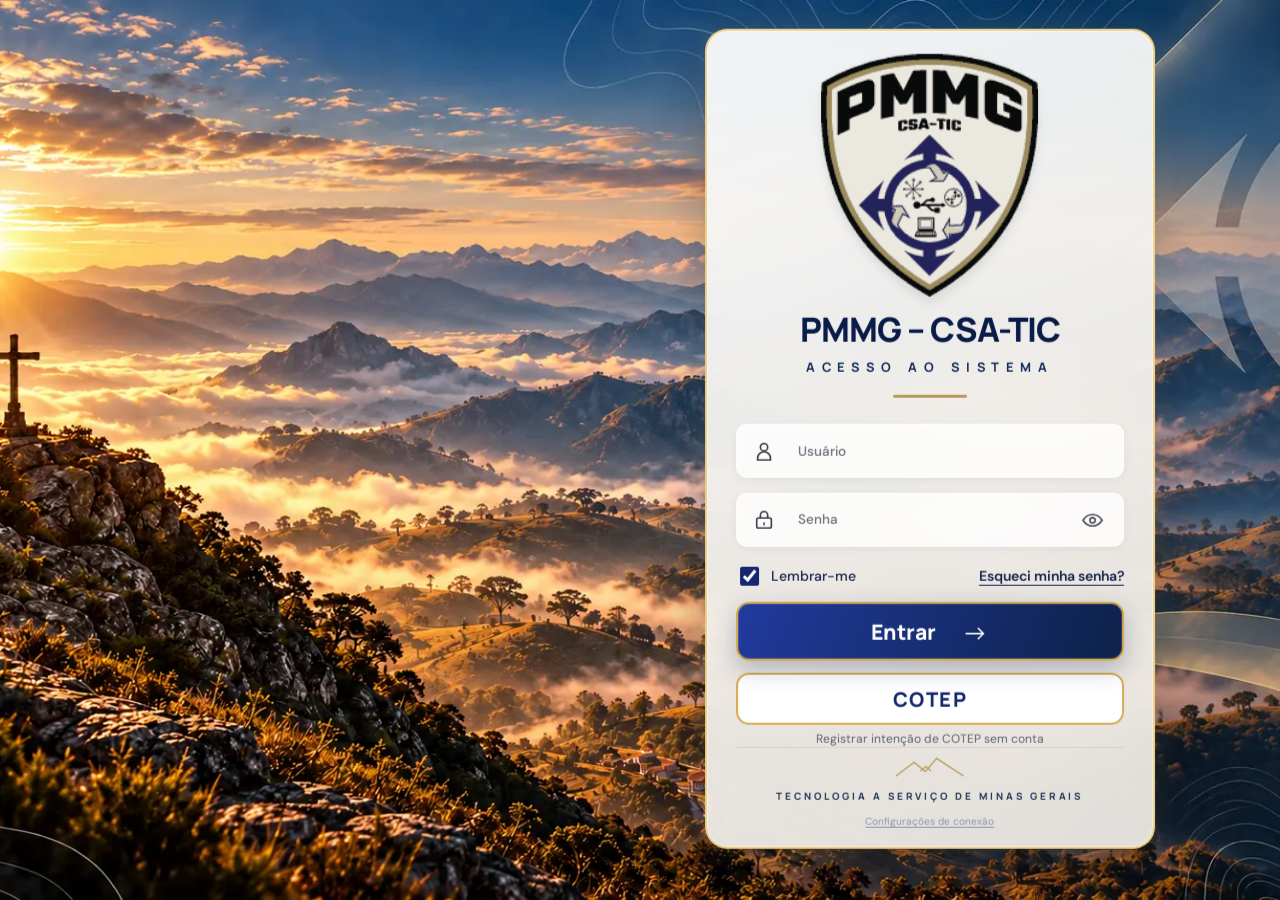
<file: gestao/index.html>
<!doctype html>
<html lang="pt-BR">
<head>
  <meta charset="UTF-8">
  <meta name="viewport" content="width=device-width, initial-scale=1.0">
  <meta name="theme-color" content="#272729">
  <meta name="description" content="Versão 6 do Sistema Integrado de Gestão — Compras, Licitação, SOFI e Contratos">
  <title>SIG CSA-TIC · Gestão de Processos</title>
  <link rel="manifest" href="./manifest.webmanifest">
  <link rel="preconnect" href="https://fonts.googleapis.com">
  <link rel="preconnect" href="https://fonts.gstatic.com" crossorigin>
  <link rel="stylesheet" href="https://fonts.googleapis.com/css2?family=DM+Sans:wght@400;500;600;700&family=Manrope:wght@400;500;600;700;800&display=swap">
  <link rel="stylesheet" href="./assets/styles.css?v=20261019-ux-revisao-3">
  <link rel="stylesheet" href="./assets/institucional.css?v=20261022-cont-1">
  <link rel="stylesheet" href="./assets/cotep.css?v=20261022-cta-1">
  <link rel="stylesheet" href="./assets/continuados.css?v=20261022-cont-3">
  <link rel="stylesheet" href="./assets/login-institucional.css?v=20261022-cont-1">
</head>
<body>
<div id="app">
  <aside class="sidebar" id="sidebar">
    <div class="brand">
      <img class="brand-crest" src="./assets/escudo-csa-tic-original.svg?v=20261017-escudo-transparente-1" alt="Escudo original do CSA-TIC da Polícia Militar de Minas Gerais">
      <div class="brand-name"><strong>SIG CSA-TIC</strong><small>POLÍCIA MILITAR DE MINAS GERAIS</small><em>CSA-TIC · DTS</em></div>
    </div>
    <div class="nav-caption">GESTÃO</div>
    <nav id="nav" aria-label="Menu principal"></nav>
    <div class="sidebar-bottom">
      <div class="sidebar-guide"><span class="mini-dot"></span><div><strong>PMMG · CSA-TIC</strong><small>Gestão integrada e conciliação</small></div></div>
      <button class="sidebar-settings" data-action="settings">⚙ <span>Conexão e ajustes</span></button>
    </div>
  </aside>
  <div class="mobile-shade" id="shade"></div>
  <div class="main-shell">
    <header class="topbar">
      <div class="top-left"><button class="hamburger icon-button" aria-label="Abrir menu" data-action="menu">☰</button><div class="crumb" id="crumb">Visão geral</div></div>
      <div class="sig-global-search" id="sig-global-search" role="search" hidden><span aria-hidden="true">⌕</span><label class="sr-only" for="sig-global-q">Buscar processo por número, SEI ou objeto</label><input id="sig-global-q" type="search" autocomplete="off" placeholder="Buscar processo, SEI ou objeto" aria-controls="sig-global-results" aria-expanded="false" aria-keyshortcuts="/"><kbd aria-hidden="true">/</kbd><div id="sig-global-results" class="sig-global-results" hidden></div></div>
      <div class="top-right">
        <div class="sync-indicator" id="sync-indicator"><span class="sync-dot"></span><span>Modo demonstração</span></div>
        <button class="icon-button refresh-button" data-action="refresh" title="Atualizar dados" aria-label="Atualizar dados">↻</button>
        <button class="avatar-button" data-action="profile" title="Conta e perfil" aria-label="Conta e perfil"><span id="avatar-initial">D</span></button>
      </div>
    </header>
    <div class="demo-banner" id="demo-banner"><span><strong>Ambiente demonstrativo</strong> — os dados exibidos são fictícios. Não insira informações institucionais.</span> <button type="button" class="sig-return-button" data-action="reconnectInstitutional">Entrar no SIG institucional <span aria-hidden="true">→</span></button></div>
    <main class="content" id="content" tabindex="-1"></main>
  </div>
</div>
<div id="modal-root"></div>
<div id="toast-root" role="status" aria-live="polite"></div>
<script defer src="./assets/vault.js?v=20261017-v7"></script>
<script defer src="./assets/v6.js?v=20261017-tdco-correcoes-1"></script>
<script defer src="./assets/v7.js?v=20261017-v7"></script>
<script defer src="./assets/almoxarifado.js?v=20261019-almox-ux-1"></script>
<script defer src="./assets/cotas-descricoes.js?v=20261019-descricoes-9"></script>
<script defer src="./assets/cotas.js?v=20261020-excecoes-agua-2"></script>
<script defer src="./assets/cotas-auditoria.js?v=20261019-v6-auditoria-6"></script>
<script defer src="./assets/login-ui.js?v=20261018-login-hd-fit-1"></script>
<script defer src="./assets/fonte-planilha.js?v=20261019-fonte-v3-6"></script>
<script defer src="./assets/cotep.js?v=20261022-cta-1"></script>
<script defer src="./assets/continuados-motor.js?v=20261022-cont-3"></script>
<script defer src="./assets/continuados.js?v=20261022-cont-3"></script>
<script defer src="./assets/app.js?v=20261022-cont-3"></script>
<script defer src="./assets/version-watch.js?v=20261018-version-watch-1"></script>
</body>
</html>
</file>
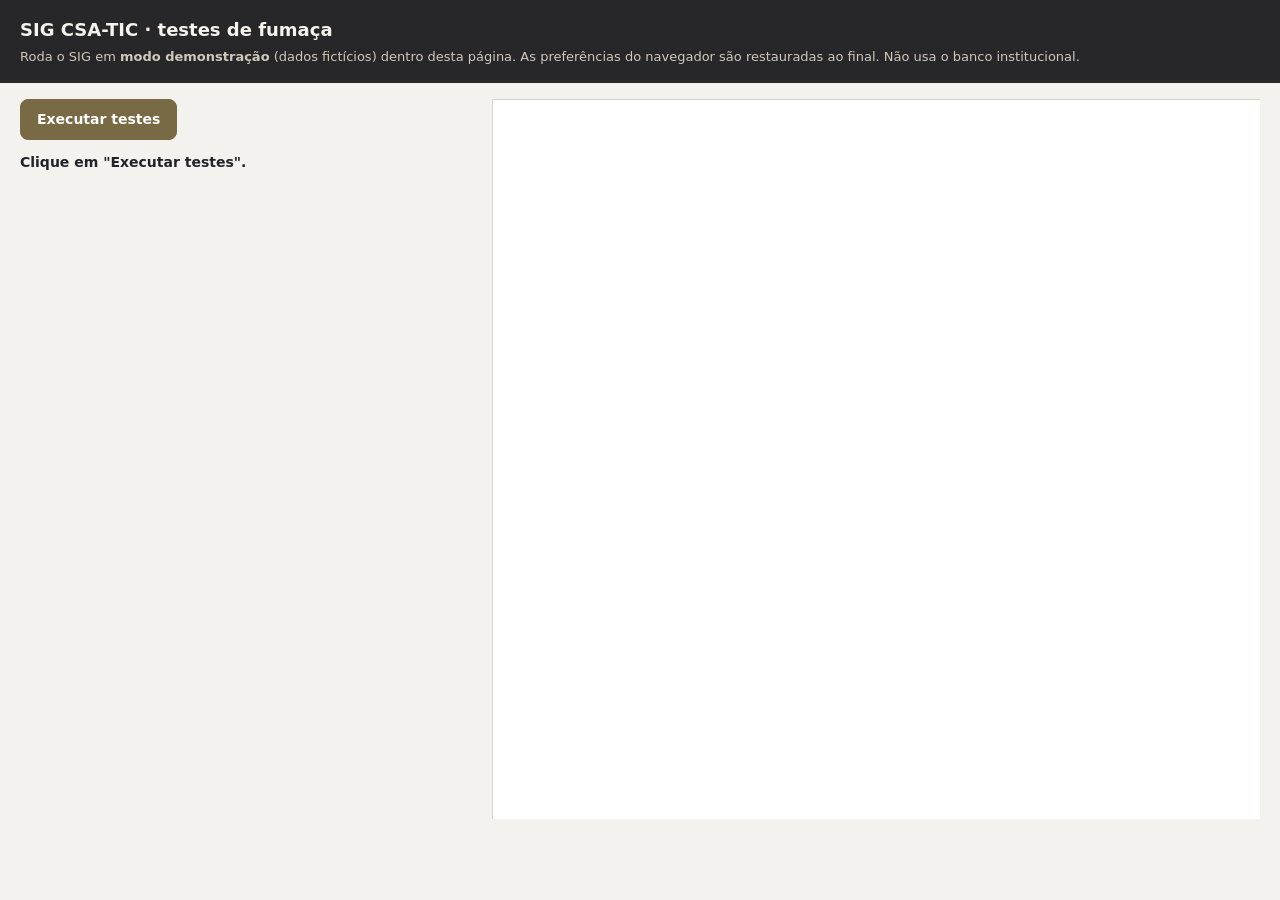
<file: gestao/tests/smoke.html>
<!doctype html>
<html lang="pt-BR">
<head>
<meta charset="UTF-8">
<meta name="viewport" content="width=device-width, initial-scale=1.0">
<meta name="robots" content="noindex">
<title>SIG · testes de fumaça</title>
<style>
 body{margin:0;font:14px/1.5 system-ui,Arial,sans-serif;color:#202329;background:#f4f2ef}
 header{padding:16px 20px;background:#272729;color:#f6f3ed}
 header h1{margin:0;font-size:18px}
 header p{margin:4px 0 0;font-size:13px;color:#cfc9bc}
 main{display:grid;grid-template-columns:minmax(320px,1fr) auto;gap:16px;padding:16px 20px}
 button{font:inherit;font-weight:700;padding:9px 16px;border-radius:8px;border:1px solid #796a46;background:#796a46;color:#fff;cursor:pointer}
 button:disabled{opacity:.6;cursor:progress}
 #summary{margin:12px 0;font-weight:800}
 #summary.pass{color:#3c6b55}#summary.fail{color:#9e3f3c}
 ol{margin:0;padding-left:22px}
 li{margin:4px 0}
 li.pass::marker{content:"✓  ";color:#3c6b55}
 li.fail{color:#9e3f3c}li.fail::marker{content:"✗  "}
 li small{display:block;color:#5e6268}
 iframe{width:1440px;height:820px;border:1px solid #d9d4c8;background:#fff;transform-origin:0 0}
 #frame-wrap{overflow:auto;max-width:60vw;max-height:80vh}
 @media(max-width:900px){main{grid-template-columns:1fr}#frame-wrap{max-width:100%}}
</style>
</head>
<body>
<header>
 <h1>SIG CSA-TIC · testes de fumaça</h1>
 <p>Roda o SIG em <strong>modo demonstração</strong> (dados fictícios) dentro desta página. As preferências do navegador são restauradas ao final. Não usa o banco institucional.</p>
</header>
<main>
 <section>
  <button id="run" type="button">Executar testes</button>
  <div id="summary" role="status" aria-live="polite">Clique em "Executar testes".</div>
  <ol id="results"></ol>
 </section>
 <div id="frame-wrap"><iframe id="app" title="SIG em teste"></iframe></div>
</main>
<script src="./smoke.js"></script>
</body>
</html>
</file>
<file: gestao/assets/styles.css>
:root{--navy:#12243e;--navy-light:#203755;--ink:#1a2b42;--muted:#76849a;--teal:#0f948c;--teal-dark:#08766e;--bg:#f5f7fb;--white:#fff;--line:#e4e9f0;--amber:#c68731;--red:#c4504a;--green:#208769;--radius:13px;--shadow:0 5px 20px rgba(28,47,78,.045)}
*{box-sizing:border-box}html,body{margin:0;min-height:100%;font-family:'DM Sans',system-ui,Arial,sans-serif;color:var(--ink);background:var(--bg)}body{font-size:14px}button,input,select,textarea{font:inherit}button{cursor:pointer}button:disabled{opacity:.5;cursor:not-allowed}a{color:#087d87}input,select,textarea{background:#fff;color:var(--ink)}.sidebar{position:fixed;top:0;bottom:0;left:0;width:246px;background:var(--navy);color:#e6ecf2;display:flex;flex-direction:column;padding:25px 14px 18px;z-index:30;box-shadow:3px 0 18px rgba(0,0,0,.03)}.brand{display:flex;gap:12px;align-items:center;padding:0 10px 28px}.brand-mark{background:#f2f7f8;color:var(--navy);width:37px;height:37px;border-radius:11px;display:grid;place-items:center;font-size:19px;font-weight:800;font-family:Manrope,Arial,sans-serif}.brand-mark span{color:var(--teal)}.brand strong{font-family:Manrope,Arial,sans-serif;font-weight:800;font-size:15px;display:block;letter-spacing:-.4px}.brand small{font-size:9px;letter-spacing:2px;color:#92a8c3}.nav-caption{font-size:10px;letter-spacing:1.3px;color:#748ea9;padding:18px 16px 10px;font-weight:800}.navitem{display:flex;align-items:center;gap:13px;padding:12px 13px;width:100%;border:0;border-radius:9px;background:transparent;color:#c5d1df;text-align:left;margin:2px 0;font-weight:600}.navitem:hover{background:#1d3553;color:#fff}.navitem.active{background:#27445d;color:#fff}.navitem.active::before{content:'';position:absolute;left:0;height:31px;width:3px;border-radius:0 5px 5px 0;background:#35c6b8}.nav-ico{font-size:18px;width:23px;text-align:center;font-family:Arial}.navitem .bubble{margin-left:auto;background:#e7aa5c;color:#18243a;border-radius:20px;min-width:19px;height:19px;display:grid;place-items:center;font-size:11px;padding:0 5px}.sidebar-bottom{margin-top:auto;border-top:1px solid #30445e;padding-top:18px}.sidebar-guide{display:flex;align-items:center;gap:10px;padding:0 10px 16px}.sidebar-guide strong,.sidebar-guide small{display:block}.sidebar-guide strong{font-size:12px}.sidebar-guide small{font-size:11px;color:#8fa5bd;margin-top:5px}.mini-dot{width:8px;height:8px;border-radius:50%;background:#38c9b5;box-shadow:0 0 0 4px #255363}.sidebar-settings{width:100%;text-align:left;border:0;background:transparent;color:#b1c4d5;padding:11px 14px;border-radius:9px}.sidebar-settings:hover{background:#1e3754}.main-shell{margin-left:246px;min-height:100vh}.topbar{height:71px;background:#fff;border-bottom:1px solid var(--line);display:flex;align-items:center;justify-content:space-between;padding:0 33px;position:sticky;top:0;z-index:10}.top-left,.top-right{display:flex;align-items:center;gap:18px}.crumb{font-weight:800;font-size:14px;font-family:Manrope,Arial,sans-serif}.icon-button{background:#fff;border:1px solid var(--line);width:35px;height:35px;border-radius:9px;font-size:20px;color:#62758c}.refresh-button{font-size:24px}.hamburger{display:none}.avatar-button{width:35px;height:35px;border:0;background:#e0f1ed;color:#137d77;border-radius:50%;font-weight:800}.sync-indicator{font-size:12px;color:#7d8999;display:flex;align-items:center;gap:7px;font-weight:600}.sync-dot{display:inline-block;width:8px;height:8px;border-radius:50%;background:#e9ae55}.sync-indicator.online .sync-dot{background:#27a681}.demo-banner{padding:11px 33px;background:#fff4e4;border-bottom:1px solid #f3dfbb;color:#8a602c;font-size:12px}.demo-banner strong{color:#7a4f1d}.content{max-width:1550px;margin:0 auto;padding:34px 34px 72px;outline:none}.pagehead{display:flex;justify-content:space-between;gap:20px;align-items:flex-start;margin-bottom:26px}.eyebrow{font-size:10px;text-transform:uppercase;letter-spacing:1.6px;font-weight:800;color:var(--teal)}h1,h2,h3,h4{font-family:Manrope,Arial,sans-serif;letter-spacing:-.75px;margin:0}h1{font-size:27px;line-height:1.3;margin:5px 0 6px}h2{font-size:18px}h3{font-size:15px}.sub{color:var(--muted);font-size:13px;margin-top:4px}.head-actions{display:flex;align-items:center;gap:9px;flex-wrap:wrap}.btn{padding:10px 15px;border-radius:9px;border:1px solid var(--line);background:#fff;color:#344860;font-weight:700;font-size:12px;white-space:nowrap}.btn:hover{background:#f4f7fa}.btn.primary{background:var(--teal);color:#fff;border-color:var(--teal)}.btn.primary:hover{background:var(--teal-dark)}.btn.ghost{background:transparent}.btn.small{padding:7px 10px;font-size:11px}.btn.danger{border-color:#f1beba;color:#bb4948}.card{background:#fff;border:1px solid var(--line);border-radius:var(--radius);box-shadow:var(--shadow)}.kpi-grid{display:grid;grid-template-columns:repeat(4,minmax(0,1fr));gap:15px;margin-bottom:22px}.kpi{padding:22px 20px;min-height:145px;position:relative;overflow:hidden}.kpi-label{font-size:12px;color:#748398;font-weight:600}.kpi-value{margin-top:16px;font-family:Manrope,Arial,sans-serif;font-size:29px;line-height:1.15;font-weight:800;letter-spacing:-1px}.kpi-foot{margin-top:8px;font-size:11px;color:#8b98a7}.kpi-icon{width:36px;height:36px;background:#eef7f5;color:#16877d;border-radius:11px;display:grid;place-items:center;font-size:19px;position:absolute;right:18px;top:17px}.kpi.alert .kpi-icon{background:#fff3ed;color:#d28e53}.kpi.red .kpi-icon{background:#fff0f0;color:#ca5656}.kpi.blue .kpi-icon{background:#ecf2fa;color:#4776a3}.dashboard-grid{display:grid;grid-template-columns:1.35fr 1fr;gap:18px}.section{padding:21px 23px;margin-bottom:18px}.section-heading{display:flex;align-items:center;justify-content:space-between;margin-bottom:17px;gap:12px}.section-heading .sub{font-size:12px}.stat-list{display:grid;gap:13px}.stat-line{display:flex;align-items:center;gap:13px}.stat-name{width:75px;font-size:12px;color:#67788e}.barwrap{height:8px;background:#edf1f5;flex:1;border-radius:20px;overflow:hidden}.bar{height:100%;border-radius:20px;background:var(--teal)}.stat-num{width:24px;text-align:right;font-weight:800;font-size:12px}.row-item{display:flex;align-items:center;justify-content:space-between;gap:10px;padding:13px 0;border-bottom:1px solid #eff2f6}.row-item:last-child{border-bottom:0}.item-title{font-size:12.5px;font-weight:700}.item-meta{font-size:11px;color:#8b97a7;margin-top:5px}.flag{padding:5px 8px;border-radius:7px;font-size:10.5px;font-weight:800;white-space:nowrap;display:inline-flex;align-items:center;gap:4px}.flag.teal{background:#e3f4f0;color:#168476}.flag.amber{background:#fff2df;color:#ab7a35}.flag.red{background:#fee9e7;color:#c14e4c}.flag.blue{background:#e8eef8;color:#5477a0}.flag.gray{background:#f0f2f5;color:#718096}.toolbar{display:flex;gap:10px;align-items:center;flex-wrap:wrap;margin-bottom:15px}.searchbox{display:flex;align-items:center;gap:9px;background:#fff;border:1px solid var(--line);padding:0 12px;border-radius:10px;min-width:260px;flex:1;max-width:440px;color:#8593a3}.searchbox input{border:0;outline:0;height:41px;width:100%;font-size:13px}.field-select{height:42px;border:1px solid var(--line);border-radius:9px;padding:0 12px;min-width:140px;font-size:12px;color:#576b80}.table-card{overflow:hidden}.table-scroll{overflow:auto}.data-table{width:100%;border-collapse:collapse;min-width:840px}.data-table th{background:#f9fbfd;text-align:left;font-size:10px;letter-spacing:.5px;color:#8290a2;text-transform:uppercase;padding:16px 17px;border-bottom:1px solid var(--line);font-weight:800;white-space:nowrap}.data-table td{padding:14px 17px;border-bottom:1px solid #edf1f6;font-size:12px;vertical-align:middle}.data-table tr:last-child td{border-bottom:0}.data-table tbody tr:hover{background:#fcfdfd}.cell-main{font-weight:700;font-size:12px}.cell-sub{color:#8995a5;font-size:11px;margin-top:4px}.link-button{background:none;border:0;padding:0;color:#087f83;font-weight:800;text-align:left}.link-button:hover{text-decoration:underline}.empty{padding:45px;text-align:center;color:#8896a4}.empty-icon{font-size:35px;margin-bottom:9px}.split-cols{display:grid;grid-template-columns:1fr 1fr;gap:16px}.progress-track{width:100%;height:9px;background:#eef1f5;border-radius:10px;overflow:hidden}.progress-inner{height:100%;background:var(--teal);border-radius:10px}.contract-cards{display:grid;grid-template-columns:repeat(2,minmax(0,1fr));gap:16px}.contract-card{padding:20px}.contract-top{display:flex;align-items:flex-start;justify-content:space-between;gap:10px}.contract-top h3{font-size:14px}.contract-meta{color:#8795a6;font-size:12px;margin-top:6px}.contract-stats{display:grid;grid-template-columns:1fr 1fr;gap:12px;margin:18px 0}.contract-stats small{font-size:11px;color:#8898a5;display:block;margin-bottom:6px}.contract-stats strong{font-size:16px;font-family:Manrope,Arial,sans-serif}.contract-foot{display:flex;justify-content:space-between;gap:6px;margin-top:12px;color:#8b96a5;font-size:11px}.info-note{border-radius:10px;padding:13px 15px;background:#eff7f7;color:#47767c;font-size:12px;line-height:1.6;margin-bottom:17px}.warning-note{background:#fff3e2;color:#95692e}.tiny{font-size:11px;color:#8b96a3}.muted{color:#7b8a9d}.columns-two{display:grid;grid-template-columns:1.1fr 1fr;gap:18px}.meta-grid{display:grid;grid-template-columns:repeat(2,minmax(0,1fr));gap:16px}.meta-grid small{display:block;color:#8a99a8;font-size:11px;margin-bottom:5px}.meta-grid strong{font-size:12px}.timeline{border-left:2px solid #dceae8;margin:14px 0 0 10px;padding-left:22px}.event{position:relative;padding-bottom:22px}.event:before{content:'';position:absolute;left:-29px;top:2px;width:11px;height:11px;border-radius:50%;background:#1ba297;border:3px solid #e7f6f3}.event strong{font-size:12px}.event p{color:#75849a;font-size:12px;line-height:1.6;margin:5px 0}.event small{font-size:10px;color:#a0aab7}.modal-backdrop{position:fixed;inset:0;z-index:50;background:rgba(19,35,55,.55);display:flex;align-items:center;justify-content:center;padding:20px}.modal{width:min(680px,100%);max-height:min(92vh,960px);overflow:auto;background:#fff;border-radius:15px;box-shadow:0 25px 75px rgba(0,0,0,.22);padding:24px 27px}.modal.large{width:min(900px,100%)}.modal-header{display:flex;justify-content:space-between;gap:12px;align-items:flex-start;margin-bottom:18px}.close-x{border:0;background:#f1f5f8;border-radius:8px;width:31px;height:31px;font-size:20px;color:#64768d}.form-grid{display:grid;grid-template-columns:1fr 1fr;gap:15px}.form-row{display:flex;flex-direction:column;gap:6px}.form-row.full{grid-column:1/-1}.form-row label{font-size:11px;font-weight:800;color:#556b82}.form-row input,.form-row select,.form-row textarea{width:100%;border:1px solid #dce4ed;border-radius:8px;padding:11px 12px;outline:none;font-size:12px}.form-row textarea{resize:vertical;min-height:75px}.form-row input:focus,.form-row select:focus,.form-row textarea:focus{border-color:#20a99c;box-shadow:0 0 0 3px #d7f2ee}.modal-footer{display:flex;gap:10px;justify-content:flex-end;margin-top:21px}.detail-actions{display:flex;gap:8px;flex-wrap:wrap;margin:18px 0}.chat-shell{display:grid;grid-template-columns:245px 1fr;gap:16px;min-height:550px}.chat-presets{padding:20px}.chat-prompt{display:block;width:100%;background:#f8fafc;border:1px solid var(--line);border-radius:9px;padding:12px;margin-top:11px;text-align:left;font-size:12px;color:#50647b;line-height:1.4}.chat-prompt:hover{border-color:#88c8c2}.chat-main{display:flex;flex-direction:column;min-height:545px}.chat-history{flex:1;padding:21px;overflow:auto;max-height:550px;min-height:390px}.chat-msg{display:flex;margin-bottom:15px}.chat-msg.user{justify-content:flex-end}.chat-bubble{max-width:85%;padding:13px 16px;border-radius:12px;background:#eef4f7;font-size:12px;line-height:1.7;white-space:pre-wrap}.chat-msg.user .chat-bubble{background:#e0f4ee;color:#155c56}.chat-bubble strong{font-weight:800}.chat-entry{display:flex;gap:10px;padding:15px;border-top:1px solid var(--line)}.chat-entry input{border:1px solid var(--line);border-radius:9px;padding:11px 13px;flex:1;min-width:0}.chat-entry .btn{padding:11px 15px}.table-empty{text-align:center;padding:26px;color:#91a0af}.toast{position:fixed;right:24px;bottom:25px;background:#203b4f;color:#fff;max-width:370px;padding:14px 18px;border-radius:10px;box-shadow:0 10px 35px #0003;z-index:100;font-size:12px}.helper{font-size:11px;color:#8d98a7;margin:5px 0}.code{font-family:ui-monospace,Consolas,monospace;color:#3d6b74;background:#edf5f5;padding:2px 5px;border-radius:4px;font-size:11px}.section-split{display:flex;align-items:center;justify-content:space-between;gap:12px}.badge-inline{font-weight:800;color:#15867d}.mini-tabs{display:flex;gap:9px;margin-bottom:15px}.mini-tab{border:1px solid var(--line);border-radius:9px;padding:8px 11px;background:#fff;color:#5a6e83;font-size:12px;font-weight:700}.mini-tab.active{background:#e0f3f0;color:#078479;border-color:#b0ded7}.graph-row{display:flex;align-items:center;gap:13px;margin-bottom:12px}.graph-label{width:100px;color:#708299;font-size:12px}.graph-val{min-width:25px;text-align:right;font-weight:800}.filter-summary{font-size:12px;color:#8091a2;margin:9px 0 14px}.login-wrapper{max-width:430px;margin:18px auto;border:1px solid var(--line);background:#fff;border-radius:14px;padding:25px}.login-wrapper h2{margin-bottom:9px}
@media(max-width:1200px){.kpi-grid{grid-template-columns:repeat(2,1fr)}.dashboard-grid{grid-template-columns:1fr}.sidebar{width:220px}.main-shell{margin-left:220px}.content{padding:26px}}
@media(max-width:780px){.sidebar{transform:translateX(-101%);transition:transform .2s;width:257px;visibility:hidden}.sidebar.open{transform:none;visibility:visible}.mobile-shade.visible{display:block;position:fixed;z-index:20;inset:0;background:rgba(11,25,42,.5)}.main-shell{margin-left:0}.hamburger{display:block}.topbar{height:62px;padding:0 15px}.top-left,.top-right{gap:8px}.sync-indicator span:last-child{display:none}.demo-banner{padding:10px 15px;font-size:11px}.content{padding:23px 15px 65px}.pagehead{align-items:flex-start;flex-direction:column;margin-bottom:19px}.head-actions{width:100%;gap:7px}.head-actions .btn{flex:1}.kpi-grid{gap:10px}.kpi{padding:17px 14px;min-height:128px}.kpi-value{font-size:22px;margin-top:24px}.kpi-icon{right:11px;top:12px;width:29px;height:29px}.kpi-label{font-size:11px}.kpi-foot{font-size:10px}.section{padding:17px}.contract-cards,.columns-two,.split-cols,.chat-shell{grid-template-columns:1fr}.chat-shell{display:flex;flex-direction:column}.chat-presets{padding:14px}.chat-prompt{display:inline-block;width:auto;margin:5px 4px 0 0;max-width:100%;font-size:11px}.chat-main{min-height:400px}.chat-history{min-height:250px;max-height:400px}.form-grid{grid-template-columns:1fr}.form-row.full{grid-column:auto}.modal{padding:20px}.meta-grid{gap:11px}.toolbar .field-select{flex:1;min-width:130px}.searchbox{min-width:100%;max-width:none}.sync-indicator{font-size:11px}}

/* SIG CSA-TIC V3 · Avisos, pendências, chefia e recebimentos */
.v3-bell{position:relative;font-size:24px;display:inline-flex;align-items:center;justify-content:center}
.v3-count{position:absolute;top:0;right:0;min-width:18px;height:18px;padding:0 5px;border-radius:10px;background:#c4504a;color:white;font-size:10px;font-weight:700;align-items:center;justify-content:center;border:2px solid white}
.v3-tiles{display:grid;grid-template-columns:repeat(4,minmax(0,1fr));gap:13px;margin:18px 0}
.v3-tile{padding:20px;display:flex;flex-direction:column;gap:7px}
.v3-tile small{font-size:12px;color:#73839a;font-weight:700}
.v3-tile strong{font-size:32px;color:#183047;letter-spacing:-.04em}
.v3-tile span{font-size:11px;color:#76849a}
.v3-select{display:flex;align-items:center;flex-wrap:wrap;gap:8px;font-size:12px;color:#5f7186}
.v3-select select{border:1px solid #dbe4ed;border-radius:10px;padding:10px;background:white;color:#213851;font:inherit}
.v3-dept{padding:20px;display:flex;flex-direction:column;gap:11px}
.v3-dept h3{font-size:17px;margin:0;color:#142c46}
.v3-dept>div{font-size:13px;color:#65778b;display:flex;justify-content:space-between;gap:10px}
.v3-dept>div strong{color:#102c48}
.v3-dept .btn{align-self:flex-start;margin-top:auto}
.v3-tiles:has(.v3-dept){grid-template-columns:repeat(3,minmax(0,1fr))}
.v3-chip{display:inline-flex;margin:3px 4px 3px 0;border:1px solid #efcb9a;background:#fff6ea;color:#9c5b20;border-radius:30px;padding:5px 9px;font-size:11px;font-weight:700}
.v3-hint{font-size:12px;color:#6f7f92;margin-top:15px;line-height:1.6}
.v3-notes{display:flex;flex-direction:column;gap:12px}
.v3-note{display:flex;align-items:flex-start;justify-content:space-between;gap:18px;padding:17px;border:1px solid #e5ebf0;border-radius:12px;background:white}
.v3-note.v3-unread{background:#edf9f8;border-color:#a3d7d2;border-left:4px solid #0e948c}
.v3-note strong{display:block;font-size:14px;color:#16304b}
.v3-note p{color:#4b6076;margin:8px 0;line-height:1.5;font-size:13px}
.v3-note small{color:#748397;font-size:11px}
.v3-note-actions{display:flex;flex-wrap:wrap;gap:7px;justify-content:flex-end}
.v3-receipts{display:grid;grid-template-columns:repeat(2,minmax(0,1fr));gap:15px;margin:18px 0}
.v3-receipt{padding:19px;display:flex;flex-direction:column;gap:12px}
.v3-receipt-head{display:flex;justify-content:space-between;gap:14px;align-items:flex-start}
.v3-receipt-meta{display:grid;grid-template-columns:repeat(2,minmax(0,1fr));gap:8px;font-size:12px;color:#52677c}
.v3-receipt-meta b{color:#1d3248}
.v3-receipt>p{font-size:13px;color:#415b6e;line-height:1.5;margin:0}
.v3-alerttext{color:#ae5d23!important;background:#fff6e8;padding:9px 12px;border-radius:10px}
.v3-actions{display:flex;flex-wrap:wrap;gap:8px;margin-top:auto}
.v3-actions .btn{white-space:normal}
@media(max-width:1000px){.v3-tiles{grid-template-columns:repeat(2,minmax(0,1fr))}.v3-tiles:has(.v3-dept){grid-template-columns:1fr}.v3-receipts{grid-template-columns:1fr}}
@media(max-width:600px){.v3-tiles{gap:9px}.v3-tile{padding:15px}.v3-tile strong{font-size:27px}.v3-receipt-meta{grid-template-columns:1fr}.v3-note{flex-direction:column}.v3-note-actions{justify-content:flex-start}.v3-select{width:100%}.v3-select select{width:100%}}


/* SIG CSA-TIC V4: SOFI e programação de contratos */
.v4-grid{display:grid;grid-template-columns:repeat(4,minmax(0,1fr));gap:12px;margin:17px 0}
.v4-kpi{display:flex;flex-direction:column;gap:9px;padding:20px;min-height:118px}
.v4-kpi small{font-size:12px;color:#6f8195;font-weight:700}
.v4-kpi strong{font-size:clamp(18px,2vw,28px);line-height:1.13;letter-spacing:-.035em;color:#15304b;overflow-wrap:anywhere}
.v4-kpi span{font-size:11px;color:#8190a3;line-height:1.4}
.v4-contract-grid{display:grid;grid-template-columns:repeat(2,minmax(0,1fr));gap:16px;margin:15px 0}
.v4-contract{padding:19px;display:flex;flex-direction:column;gap:14px;min-width:0}
.v4-contract-top{display:flex;gap:13px;align-items:flex-start;justify-content:space-between}
.v4-contract-top h3{margin:0 0 8px;color:#162f49;font-size:16px}
.v4-contract-data{display:grid;grid-template-columns:repeat(2,minmax(0,1fr));gap:12px;border:1px solid #e8edf2;background:#f8fafc;padding:14px;border-radius:13px}
.v4-contract-data div{display:flex;flex-direction:column;gap:5px;min-width:0}
.v4-contract-data small{font-size:11px;color:#77869a}
.v4-contract-data b{font-size:14px;color:#1c3b52;overflow-wrap:anywhere}
.v4-mini-calendar{display:grid;grid-template-columns:repeat(3,minmax(0,1fr));gap:8px}
.v4-mini-calendar div{padding:10px;border:1px solid #e4eaf0;border-radius:10px;display:flex;flex-direction:column;gap:6px;min-width:0}
.v4-mini-calendar span{font-size:11px;color:#738398}
.v4-mini-calendar strong{font-size:12px;color:#234056;overflow-wrap:anywhere}
.v4-mini-calendar small{font-size:10px;color:#bc7e31}
.v4-alert{padding:11px 13px;background:#fff7e9;color:#9b5d21;border:1px solid #f1ddbb;border-radius:10px;font-size:12px;font-weight:650;line-height:1.5}
.v4-disclaimer{font-size:11px;color:#8190a2;line-height:1.5;margin:9px 0 0}
.v4-actions{display:flex;gap:8px;flex-wrap:wrap;margin-top:auto}
.v4-actions .btn{white-space:normal}
@media(max-width:1100px){.v4-grid{grid-template-columns:repeat(2,minmax(0,1fr))}.v4-contract-grid{grid-template-columns:1fr}}
@media(max-width:600px){.v4-grid{gap:9px}.v4-kpi{padding:14px;min-height:107px}.v4-kpi strong{font-size:20px}.v4-contract{padding:15px}.v4-contract-data{padding:10px}.v4-mini-calendar{grid-template-columns:repeat(2,minmax(0,1fr))}}


/* SIG V5 — Central de Importação e Prévia Local */
.v5-notice{background:#e9f5f4;color:#235b58;border:1px solid #c1dfdc;border-radius:13px;padding:15px 18px;margin:15px 0;line-height:1.55;font-size:13px}
.v5-upload{padding:22px;display:flex;align-items:center;justify-content:space-between;gap:20px;margin:15px 0}
.v5-upload h2{font-size:17px;color:#172f48;margin:0 0 9px}
.v5-upload p{font-size:13px;color:#64778c;margin:0;line-height:1.6}
.v5-file{position:absolute;width:1px;height:1px;opacity:0;overflow:hidden;pointer-events:none}
.v5-label{cursor:pointer;display:inline-flex;align-items:center;justify-content:center;white-space:normal;text-align:center;min-height:41px}
.v5-steps{margin:15px 0 0;padding-left:25px;color:#52697f;font-size:13px;line-height:1.85}
.v5-steps li{padding:3px 0}
.v5-steps code,.v5-meta code{font-family:ui-monospace,SFMono-Regular,Consolas,monospace;background:#f0f4f7;border-radius:5px;padding:3px 5px;overflow-wrap:anywhere}
.v5-guide{font-size:12px;line-height:1.6;color:#62778b;margin:14px 0 0}
.v5-guide a{color:#087d78;text-decoration:underline}
.v5-grid{display:grid;grid-template-columns:repeat(4,minmax(0,1fr));gap:12px;margin:17px 0}
.v5-metric{display:flex;flex-direction:column;gap:8px;padding:19px;min-width:0}
.v5-metric small{font-size:12px;font-weight:700;color:#708297}
.v5-metric strong{font-size:30px;letter-spacing:-.035em;color:#183047}
.v5-metric span{font-size:11px;color:#7d8ea0;line-height:1.45}
.v5-meta{display:flex;gap:15px;flex-wrap:wrap;color:#5d7187;font-size:12px;line-height:1.7}
.v5-diff{display:flex;gap:10px;flex-wrap:wrap;margin:18px 0 0}
.v5-diff span{background:#f2f6fa;color:#375064;border:1px solid #e4ebf3;padding:9px 14px;border-radius:10px;font-size:12px}
.v5-diff b{color:#102c48}
.v5-chip{display:inline-flex;border-radius:15px;padding:4px 9px;color:#86551c;background:#fff6e8;border:1px solid #f0dab6;font-size:10px;font-weight:700}
.v5-chip.v5-block{background:#fff0ef;color:#a93434;border-color:#edc2bf}
.v5-clean{border:1px solid #cee4dc;color:#24725c;background:#f2faf7;padding:17px;border-radius:10px;font-size:13px}
.v5-footer{font-size:12px;color:#7d8a9c;margin:15px 0;line-height:1.6}
@media(max-width:1050px){.v5-grid{grid-template-columns:repeat(2,minmax(0,1fr))}}
@media(max-width:640px){.v5-upload{flex-direction:column;align-items:stretch;padding:16px}.v5-grid{gap:8px}.v5-metric{padding:14px}.v5-metric strong{font-size:24px}.v5-meta{flex-direction:column;gap:6px}}


/* SIG V6 — conciliação local */
.v6-metrics{display:grid;grid-template-columns:repeat(4,minmax(0,1fr));gap:12px;margin:17px 0}
.v6-metrics .v5-metric strong{font-size:clamp(17px,1.8vw,24px);overflow-wrap:anywhere}
.v6-counters{display:flex;flex-wrap:wrap;gap:8px;margin-top:16px}
.v6-counters span{font-size:12px;padding:8px 12px;background:#eef5f9;color:#24495f;border:1px solid #e0edf2;border-radius:9px}
.v6-data-info{font-size:12px;color:#607386;line-height:1.6;overflow-wrap:anywhere}
.v6-search{display:block;width:100%;border:1px solid #dbe4ed;border-radius:10px;padding:12px 15px;color:#1b344b;font-size:14px;margin-top:10px;background:#fff}
.v6-status{font-size:10px;padding:6px 9px;border-radius:12px;background:#f2f5f8;color:#556981;font-weight:700;word-break:break-word}
@media(max-width:1050px){.v6-metrics{grid-template-columns:repeat(2,minmax(0,1fr))}}
@media(max-width:640px){.v6-metrics{gap:8px}.v6-metrics .v5-metric{padding:12px}.v6-metrics .v5-metric strong{font-size:18px}.v6-counters{flex-direction:column}}

/* V6.1: filtro financeiro explícito */
.v6-filterbar{display:flex;gap:10px;align-items:center;flex-wrap:wrap;margin-top:9px}
.v6-filterbar .v6-search{flex:1 1 340px;width:auto;min-width:180px;margin-top:0}
.v6-filterbar .btn{white-space:nowrap}
.v6-count{font-size:12px;color:#5a7085;margin-top:12px;line-height:1.6}
.v6-count strong{color:#075f5a;overflow-wrap:anywhere}
@media(max-width:600px){.v6-filterbar .v6-search{flex-basis:100%}.v6-filterbar .btn{flex:1}}

/* Cofre financeiro local e opcional */
.v7-vault-warning{background:#f4f7fa;border:1px solid #dce6ef;border-radius:12px;padding:14px 16px;color:#475e72;font-size:13px;line-height:1.65;margin:14px 0 18px}
.head-actions{flex-wrap:wrap;gap:8px}
@media(max-width:690px){.head-actions{display:flex;flex-direction:column;align-items:stretch}.head-actions .btn{white-space:normal}}


/* Auditoria V7 — modalidade, homologação e conferência do RIPC */
.v7-metrics{display:grid;grid-template-columns:repeat(4,minmax(0,1fr));gap:13px;margin:18px 0}
.v7-metrics .v5-metric strong{font-size:clamp(19px,2.5vw,28px)}
.v7-source-grid{display:grid;grid-template-columns:repeat(3,minmax(0,1fr));gap:11px}
.v7-source-grid>div{background:#f4f7fa;border:1px solid #dce6ee;border-radius:12px;padding:15px;display:flex;flex-direction:column;gap:8px}
.v7-source-grid strong{font-size:13px;color:#244056}
.v7-source-grid small{font-size:12px;line-height:1.5;color:#718197}
.v7-searchbar{display:flex;flex-wrap:wrap;gap:9px;align-items:center;margin:12px 0}
.v7-searchbar .v6-search{flex:1 1 290px;margin-top:0;width:auto}
.v7-flag{display:inline-flex;border-radius:10px;padding:6px 8px;font-size:10px;line-height:1.35;font-weight:700;overflow-wrap:anywhere}
.v7-flag-muted{background:#eaf0f5;color:#4d6176}
.v7-flag-warn{background:#fff5e7;color:#906025}
.v7-flag-danger{background:#fff0f0;color:#9b3636}
@media(max-width:960px){.v7-metrics{grid-template-columns:repeat(2,minmax(0,1fr))}.v7-source-grid{grid-template-columns:1fr}}
@media(max-width:600px){.v7-metrics{gap:9px}.v7-metrics .v5-metric{padding:13px}.v7-searchbar .v6-search{flex-basis:100%}.v7-searchbar .btn{flex:1}}
</file>
<file: gestao/assets/institucional.css>
/* CSA-TIC / PMMG: identidade institucional grafite + cáqui.
   Apenas apresentação; não modifica regras financeiras, autenticação ou dados. */
:root{--navy:#242527;--navy-light:#373634;--ink:#202329;--muted:#72767c;--teal:#8b794e;--teal-dark:#6a5a39;--bg:#f4f2ef;--white:#fff;--line:#e9e6e0;--amber:#a7894d;--red:#ac514e;--green:#447660;--radius:14px;--shadow:0 6px 22px rgba(37,35,30,.045)}
html,body{background:var(--bg);color:var(--ink)}
body{font-size:14px}
a,.link-button{color:#756340}
button:focus-visible,input:focus-visible,select:focus-visible,a:focus-visible{outline:2px solid #a58f63;outline-offset:2px}
.sidebar{background:linear-gradient(180deg,#272729 0%,#303031 100%);color:#f6f3ed;border-right:1px solid #44403b;padding:20px 14px 18px}
.brand{display:flex;align-items:center;flex-direction:column;gap:9px;padding:2px 5px 17px;border-bottom:1px solid rgba(255,255,255,.16)}
.brand-crest{width:104px;height:120px;object-fit:contain;display:block;filter:drop-shadow(0 6px 9px #0004)}
.brand-name{text-align:center}
.brand-name strong{font:800 23px Manrope,Arial,sans-serif;letter-spacing:-.5px;display:block;color:#f5f3ef}
.brand-name small{display:block;margin-top:6px;font-size:9px;color:#e6e0d6;letter-spacing:.8px}
.brand-name em{font-style:normal;font-size:11px;color:#ccb888;display:block;margin-top:6px}
.nav-caption{color:#c4ae7a;letter-spacing:1.5px;font-size:10px}
.navitem{color:#dad9d4;border-radius:8px;font-size:12px;position:relative}
.navitem:hover{background:rgba(182,160,105,.18);color:#fff}
.navitem.active{background:#6c624b;color:#fff}
.navitem.active::before{background:#dfbb68}
.nav-ico{color:#e3d9bf}
.sidebar-bottom{border-top:1px solid #514e48}
.sidebar-guide strong{color:#e9e3d5}
.sidebar-guide small{color:#b8b0a4}
.mini-dot{background:#c1a569;box-shadow:0 0 0 4px rgba(193,165,105,.16)}
.sidebar-settings{color:#d7d2c7}
.sidebar-settings:hover{background:#3d3a35}
.main-shell{background:#f7f6f3}
.topbar{background:#272729;color:#f8f6f0;border-color:#343538}
.crumb{color:#e6e2db;font-size:13px}
.icon-button{background:#353536;color:#e5dfd3;border-color:#51504e}
.icon-button:hover{background:#4a4843;color:#fff}
.avatar-button{background:#d4c7a7;color:#3e3627}
.sync-indicator{color:#c4c3bf}
.sync-dot{background:#bda06b}
.sync-indicator.online .sync-dot{background:#9ab48c}
.demo-banner{background:#fbf0dc;color:#6c5840}
.content{max-width:1600px;padding:27px 28px 64px}
.card{border-color:#e8e6e2;box-shadow:var(--shadow)}
.btn.primary{background:linear-gradient(145deg,#96845a,#796a46);border-color:#796a46;color:#fff}
.btn.primary:hover{background:#70603f}
.btn{border-radius:9px}
.btn:hover{border-color:#c7b68a;background:#f9f7f2}
.pagehead h1,h1,h2,h3{color:#292b30}
.eyebrow{color:#8f7b50}
.kpi-icon{background:#f0ece3;color:#7e6b47}
.flag.teal{background:#eaf0e9;color:#497452}
.flag.amber{background:#f7efdc;color:#956e2c}
.flag.blue{background:#ece8dc;color:#725f42}
.v5-notice,.v7-vault-warning{background:#f6f4ee;color:#574f43;border-color:#e6dfcf}
.v6-counters span,.v5-diff span{background:#f8f7f3;color:#5c5548;border-color:#e7e1d4}
.v5-metric{border-color:#e7e4de}
.v5-metric strong{color:#282b30}
.v6-count strong{color:#776545}
.v6-status{background:#f3f1eb;color:#615743}
.v5-footer{color:#74716b}
/* Painel de cotas */
.budget-page{width:100%;max-width:1550px;margin:0 auto}
.budget-breadcrumb{font-size:12px;color:#8b8c8d;margin:-2px 0 19px}
.budget-breadcrumb span{padding:0 12px;color:#bab3a7}
.budget-breadcrumb b{color:#282a2c;font-weight:800}
.budget-alert{display:flex;align-items:center;gap:15px;background:#f6f4ee;border:1px solid #e3ddcf;border-left:3px solid #ad9566;border-radius:9px;color:#4d4a43;padding:16px 19px;font-size:13px;line-height:1.5;margin-bottom:19px}
.budget-alert strong{font-weight:800}
.budget-alert-icon{width:28px;height:28px;flex:none;display:grid;place-items:center;border-radius:50%;background:#857550;color:#fff;font:bold italic 18px Georgia,serif}
.budget-hero{display:grid;grid-template-columns:repeat(3,minmax(0,1fr));gap:18px;margin-bottom:19px}
.budget-card{display:flex;align-items:center;gap:20px;padding:20px 22px;min-height:136px;border-radius:13px;background:#fff}
.budget-icon{width:71px;height:71px;flex:none;border-radius:12px;background:#efede5;color:#675938;display:grid;place-items:center}
.budget-label{color:#5e6062;font-size:16px;font-weight:700;margin-bottom:9px}
.budget-card strong{display:block;font:800 clamp(21px,1.8vw,29px)/1.25 Manrope,Arial,sans-serif;letter-spacing:-1px;color:#171a21;overflow-wrap:anywhere}
.budget-panel{padding:22px 23px 13px;border-radius:13px}
.budget-panel-head{display:flex;justify-content:space-between;align-items:center;gap:16px;margin-bottom:18px}
.budget-panel-head h1{font:800 25px Manrope,Arial,sans-serif;letter-spacing:-.7px}
.budget-panel-head p{color:#7d7d80;font-size:13px;margin:5px 0 0}
.budget-export{color:#615335;background:#fff;border-color:#cfc3ad}
.budget-toolbar{display:flex;align-items:end;gap:12px;flex-wrap:wrap;margin:0 0 18px}
.budget-search{display:flex;align-items:center;gap:9px;min-width:200px;max-width:530px;flex:1 1 310px;min-height:43px;padding:0 12px;border:1px solid #dedbd4;border-radius:9px;color:#8c8068;background:#fff}
.budget-search span{font-size:22px;line-height:1}
.budget-search input{flex:1;width:100%;min-width:0;height:40px;border:0;outline:0;color:#292b30;font-size:13px}
.budget-filter{display:flex;flex:0 1 185px;flex-direction:column;gap:4px;color:#555556;font-size:11px;font-weight:700}
.budget-filter select{background:#fff;border:1px solid #dedbd4;border-radius:9px;height:42px;min-width:138px;padding:0 11px;color:#404144;font-size:12px}
.budget-clear{align-self:flex-end;height:42px;padding:0 12px;background:transparent;border:0;color:#78653f;font-weight:800;white-space:nowrap}
.budget-clear:hover{text-decoration:underline}
.budget-page .table-scroll{border:1px solid #efede7;border-radius:10px;overflow:auto}
.budget-table{min-width:1100px}
.budget-table th{background:#f6f5f2;color:#5d5d5e;font:800 11px Manrope,Arial,sans-serif;text-transform:none;letter-spacing:0;padding:17px 15px;border-bottom:1px solid #e5e2dc}
.budget-table td{padding:17px 15px;font-size:12px;color:#343638;border-bottom:1px solid #eeece7;vertical-align:middle}
.budget-table tbody tr:hover{background:#faf9f6}
.budget-dot{white-space:nowrap;font-weight:600;font-variant-numeric:tabular-nums;color:#3d4147}
.budget-account{white-space:nowrap;font-variant-numeric:tabular-nums}
.budget-value{text-align:right;white-space:nowrap;font-variant-numeric:tabular-nums}
.budget-table td.budget-value,.budget-table th:nth-child(4),.budget-table th:nth-child(5),.budget-table th:nth-child(6){text-align:right}
.budget-negative{color:#ae514a!important}
.budget-tag{display:inline-block;padding:7px 10px;border-radius:999px;font-size:11px;font-weight:800;white-space:nowrap}
.budget-tag.global{background:#e8e6e1;color:#595a5c}
.budget-tag.specific{background:#f3efdf;color:#67572f}
.budget-detail{text-align:right;white-space:nowrap}
.budget-link{padding:0;background:transparent;color:#6c5830;border:0;border-bottom:1px solid #a48c59;font-weight:700;font-size:12px}
.budget-link:hover{color:#40331a}
.budget-footer{display:flex;justify-content:space-between;color:#86847d;font-size:12px;gap:12px;padding:15px 1px 3px}
.budget-footer b{font-weight:700}
.budget-empty{padding:30px!important;text-align:center;color:#757575}
.budget-empty-state{padding:45px 32px;max-width:680px}
.budget-empty-state h1{font-size:28px;margin-bottom:8px}
.budget-empty-state p{color:#646769;line-height:1.6;margin:10px 0 22px}
.budget-empty-state .budget-note{font-size:11px;margin-top:22px}
.budget-detail-grid{display:grid;grid-template-columns:1fr 1fr;gap:12px}
.budget-detail-grid>div{background:#f8f7f3;border:1px solid #ebe6da;border-radius:9px;padding:12px}
.budget-detail-grid span{font-size:11px;color:#7a7569;display:block;margin-bottom:7px}
.budget-detail-grid strong{font-size:12px;overflow-wrap:anywhere;line-height:1.6}
.budget-detail-original{grid-column:1/-1}
.budget-detail-original small{overflow-wrap:anywhere;line-height:1.55}
.budget-note{font-size:12px;color:#7a7468;line-height:1.6;margin:20px 0 0}
/* Telas menores */
@media(max-width:1200px){
 .budget-hero{grid-template-columns:repeat(3,minmax(0,1fr));gap:10px}
 .budget-card{padding:18px 14px;gap:10px}
 .budget-icon{width:50px;height:50px}
 .budget-card strong{font-size:clamp(17px,2.1vw,23px)}
 .budget-toolbar .budget-search{max-width:none}
}
@media(max-width:850px){
 .topbar{background:#fff;color:#242527}
 .crumb{color:#4d4b47}
 .icon-button{background:#fff;border-color:#e5e1d7;color:#695a39}
 .sync-indicator{color:#726c60}
 .budget-hero{grid-template-columns:1fr}
 .budget-card{min-height:100px}
 .budget-card strong{font-size:24px}
 .budget-search{flex-basis:100%;max-width:none}
 .budget-filter{flex:1 1 160px}
 .brand-crest{width:86px;height:98px}
}
@media(max-width:480px){
 .budget-panel{padding:16px 12px}
 .budget-panel-head{align-items:flex-start}
 .budget-panel-head h1{font-size:21px}
 .budget-alert{font-size:12px;padding:12px}
 .budget-card{padding:14px}
 .budget-card strong{font-size:22px}
 .budget-detail-grid{grid-template-columns:1fr}
 .budget-footer{flex-direction:column}
}
/* A navegação original tem vários módulos: manter todos acessíveis em telas menores. */
.sidebar{min-height:0}
.sidebar nav{flex:1 1 auto;min-height:0;overflow-y:auto;overflow-x:hidden;scrollbar-width:thin;scrollbar-color:#756d5d transparent;padding-right:3px}
.sidebar nav::-webkit-scrollbar{width:5px}.sidebar nav::-webkit-scrollbar-thumb{background:#6d6658;border-radius:5px}
.sidebar-bottom{flex:0 0 auto;margin-top:8px;padding-top:12px}
@media(max-height:800px){.brand{padding-bottom:12px;gap:6px}.brand-crest{width:78px;height:88px}.brand-name strong{font-size:18px}.brand-name small{font-size:8px}.nav-caption{padding:9px 14px 7px}.navitem{padding:9px 11px}}

/* Escudo CSA-TIC: preservar a proporção 1831 × 2048 do arquivo original. */
.brand-crest{display:block;width:104px;height:auto;max-height:120px;aspect-ratio:1831 / 2048;object-fit:contain;object-position:center;flex:none;image-rendering:auto}
@media(max-width:850px){.brand-crest{width:86px;height:auto;max-height:100px}}
@media(max-height:800px){.brand-crest{width:78px;height:auto;max-height:90px}}

/* Acesso institucional a partir da tela demonstrativa (somente se usuário optou por demo). */
.demo-banner{display:flex;align-items:center;justify-content:space-between;gap:15px;flex-wrap:wrap}
.sig-return-button{appearance:none;border:1px solid #b69b59;background:#263965;color:#fff;padding:9px 15px;border-radius:8px;font-size:12px;font-weight:800;cursor:pointer;white-space:nowrap;box-shadow:0 3px 12px #1b2e5120}
.sig-return-button:hover{background:#182d59}
.sig-return-button span{padding-left:8px}
@media(max-width:650px){.demo-banner{align-items:stretch}.sig-return-button{width:100%;white-space:normal}}


/* Administrador: seletor de prévia de perfis. Não altera a sessão real. */
.sig-preview-trigger{
 appearance:none;display:inline-flex;align-items:center;justify-content:center;gap:7px;
 border:1px solid #bfa368;border-radius:10px;padding:9px 13px;max-width:240px;
 background:#3d3830;color:#f5e5c1;font-weight:800;font-size:12px;line-height:1.2;
 white-space:nowrap;transition:background .15s,box-shadow .15s;
}
.sig-preview-trigger[hidden]{display:none!important}
.sig-preview-trigger:hover{background:#554b39;box-shadow:0 0 0 2px #bfa36825}
.sig-preview-trigger:focus-visible,.sig-preview-choice:focus-visible{outline:3px solid #dfbd7e;outline-offset:2px}
.sig-preview-info{font-size:13px;line-height:1.6;color:#524938;background:#fcf7eb;border:1px solid #e4d4b1;padding:14px 16px;border-radius:10px;margin:16px 0}
.sig-preview-grid{display:grid;grid-template-columns:repeat(2,minmax(0,1fr));gap:11px;padding:3px 0 13px}
.sig-preview-choice{appearance:none;text-align:left;border:1px solid #d9d3c5;border-radius:11px;background:#fff;color:#24272c;padding:14px 16px;display:flex;flex-direction:column;gap:6px;min-height:78px}
.sig-preview-choice:hover,.sig-preview-choice.selected{border-color:#b69a5e;background:#f8f3e7}
.sig-preview-choice strong{font:800 15px Manrope,Arial,sans-serif}
.sig-preview-choice small{color:#706b61;line-height:1.35;font-size:12px}
.sig-preview-banner{display:flex;align-items:center;justify-content:space-between;gap:16px;flex-wrap:wrap;padding:14px 18px;margin-bottom:19px;border-radius:12px;background:#f3ead8;border:1px solid #cdb47d;border-left:4px solid #947437;color:#43392a}
.sig-preview-banner>div{display:flex;flex-direction:column;gap:4px;flex:1;min-width:190px}
.sig-preview-banner strong{font:800 15px Manrope,Arial,sans-serif}
.sig-preview-banner span{font-size:12px;line-height:1.45}
.sig-preview-return{background:#fff;border-color:#bda06a;color:#5e492c;white-space:normal}
@media(max-width:850px){.sig-preview-trigger{font-size:11px;padding:8px 10px;max-width:180px;background:#f6f1e7;color:#5d4a2b}}
@media(max-width:510px){.sig-preview-trigger{padding:8px 9px}.sig-preview-trigger span{display:none}.sig-preview-grid{grid-template-columns:1fr}.sig-preview-banner{padding:12px;align-items:stretch}.sig-preview-return{width:100%}}

/* Proteção visual adicional: nunca exibir menus fora do perfil ativo. */
body[data-sig-visible-role="compras"] #nav .navitem:not([data-view="notificacoes"]):not([data-view="cotep"]):not([data-view="continuados"]):not([data-view="tarefas"]):not([data-view="compras"]):not([data-view="cotas"]):not([data-view="processos"]):not([data-view="assistente"]){display:none!important}
body[data-sig-visible-role="licitacao"] #nav .navitem:not([data-view="notificacoes"]):not([data-view="cotep"]):not([data-view="continuados"]):not([data-view="tarefas"]):not([data-view="licitacao"]):not([data-view="cotas"]):not([data-view="processos"]):not([data-view="assistente"]){display:none!important}
body[data-sig-visible-role="sofi"] #nav .navitem:not([data-view="notificacoes"]):not([data-view="cotep"]):not([data-view="continuados"]):not([data-view="tarefas"]):not([data-view="sofi"]):not([data-view="cotas"]):not([data-view="processos"]):not([data-view="assistente"]){display:none!important}
body[data-sig-visible-role="chefia"] #nav .navitem:not([data-view="notificacoes"]):not([data-view="cotep"]):not([data-view="continuados"]):not([data-view="chefia"]):not([data-view="tarefas"]):not([data-view="licitacao"]):not([data-view="compras"]):not([data-view="sofi"]):not([data-view="cotas"]):not([data-view="processos"]):not([data-view="assistente"]){display:none!important}
body[data-sig-visible-role="leitura"] #nav .navitem:not([data-view="notificacoes"]):not([data-view="cotep"]):not([data-view="continuados"]):not([data-view="tarefas"]):not([data-view="processos"]):not([data-view="assistente"]){display:none!important}


/* Compras — etapa 1 de UX: fila operacional, ações objetivas e formulário compacto. */
.sig-buy-page{max-width:1240px;margin:0 auto;color:#253343}
.sig-buy-head{display:flex;align-items:center;justify-content:space-between;gap:20px;flex-wrap:wrap;margin:0 0 24px}
.sig-buy-head h1{font-size:clamp(25px,2.5vw,33px);margin:5px 0 6px;letter-spacing:-.045em;color:#242b36}
.sig-buy-head p{font-size:13px;color:#727985;margin:0;line-height:1.6}
.sig-buy-head-actions{display:flex;align-items:center;flex-wrap:wrap;gap:10px}
.sig-buy-head-actions .btn{min-height:42px;font-size:12px}
.sig-buy-metrics{display:grid;grid-template-columns:repeat(4,minmax(0,1fr));gap:12px;margin-bottom:22px}
.sig-buy-metric{text-align:left;background:#fff;border:1px solid #deded9;border-radius:13px;padding:17px 17px 15px;color:#333b4c;box-shadow:0 3px 12px #171e2a08;display:flex;flex-direction:column;gap:10px;min-width:0;transition:border-color .15s ease,transform .15s ease}
.sig-buy-metric:hover{border-color:#b49b6d;transform:translateY(-1px)}
.sig-buy-metric.active{border:2px solid #a18551;padding:16px 16px 14px;background:#fcfaf5}
.sig-buy-metric:focus-visible,.sig-buy-item button:focus-visible,.sig-buy-search input:focus-visible,.sig-buy-extra summary:focus-visible{outline:3px solid #b59b6b;outline-offset:2px}
.sig-buy-metric-top{display:flex;align-items:center;justify-content:space-between;gap:8px;font-size:12px;font-weight:800}
.sig-buy-metric-icon{font-size:17px;color:#9b8153}
.sig-buy-metric strong{font:800 30px/1 Manrope,system-ui,sans-serif;letter-spacing:-.05em;color:#1d2f49}
.sig-buy-metric small{font-size:10px;line-height:1.5;color:#767d85}
.sig-buy-workbar{display:flex;justify-content:space-between;align-items:center;gap:12px;margin:0 0 14px}
.sig-buy-search{display:flex;align-items:center;gap:10px;border:1px solid #d9deda;background:#fff;border-radius:10px;max-width:580px;flex:1;padding:0 14px;color:#a38652}
.sig-buy-search:focus-within{border-color:#a99163;box-shadow:0 0 0 3px #cbb68c26}
.sig-buy-search input{width:100%;height:45px;border:0;outline:0;background:transparent;color:#283746;font-size:13px}
.sig-buy-count{font-size:12px;color:#858b92;white-space:nowrap}
.sig-buy-list{display:grid;gap:12px}
.sig-buy-item{background:#fff;border:1px solid #e1e1db;border-radius:13px;padding:20px 23px;box-shadow:0 4px 14px #17253607;border-left:4px solid #b8c8c8}
.sig-buy-item.near{border-left-color:#d1b16b}
.sig-buy-item.urgent{border-left-color:#b77a51}
.sig-buy-item-head{display:flex;align-items:flex-start;justify-content:space-between;gap:15px}
.sig-buy-item-heading{min-width:0}
.sig-buy-process-link{display:inline-flex;align-items:center;color:#344e68;border:0;background:none;padding:0;margin:0 0 5px;font-size:12px;font-weight:800;cursor:pointer}
.sig-buy-process-link:hover{text-decoration:underline}
.sig-buy-item h3{color:#222d39;font-size:15px;line-height:1.45;letter-spacing:-.015em;overflow-wrap:anywhere}
.sig-buy-tags{display:flex;flex-wrap:wrap;justify-content:flex-end;gap:7px}
.sig-buy-high{font-size:10px;font-weight:800;border-radius:6px;padding:5px 8px;background:#f6f0e4;color:#946a35;white-space:nowrap}
.sig-buy-next{display:flex;flex-wrap:wrap;align-items:baseline;gap:10px;margin:15px 0 15px;padding:12px 14px;background:#f7f8f6;border-radius:8px}
.sig-buy-next span{font-size:11px;font-weight:800;color:#7d817e;white-space:nowrap}
.sig-buy-next strong{font-size:12px;font-weight:600;line-height:1.55;color:#343a3f;overflow-wrap:anywhere}
.sig-buy-item-bottom{display:flex;align-items:flex-end;justify-content:space-between;gap:15px}
.sig-buy-meta{display:flex;gap:7px 16px;flex-wrap:wrap;font-size:11px;color:#797f85;line-height:1.6}
.sig-buy-meta b{color:#4b5664}
.sig-buy-deadline-urgent{color:#a95942;font-weight:800}
.sig-buy-actions{display:flex;gap:8px;white-space:nowrap}
.sig-buy-actions .btn{font-size:11px}
.sig-buy-empty{border:1px dashed #d2d1c9;background:#fff;border-radius:12px;padding:52px 24px;text-align:center;display:flex;flex-direction:column;gap:8px;color:#5e646a}
.sig-buy-empty strong{font-size:15px;color:#293747}
.sig-buy-empty span{font-size:12px;color:#858b8f}
.sig-buy-more{display:flex;justify-content:center;align-items:center;gap:14px;flex-wrap:wrap;margin:18px 0 8px;color:#7d858a;font-size:12px}.sig-buy-more .btn{border-color:#bca982;white-space:normal}
.sig-buy-hint{font-size:11px;color:#8c8c85;line-height:1.5;margin:14px 0}
.sig-buy-process-form .sig-buy-form-lead{background:#f7f6f2;color:#60676d;border:1px solid #eeeae2;border-radius:10px;padding:13px 15px;line-height:1.6;font-size:12px;margin-bottom:19px}
.sig-buy-extra{margin-top:19px;border:1px solid #e3e0d8;border-radius:11px;overflow:hidden}
.sig-buy-extra summary{display:flex;justify-content:space-between;align-items:center;gap:10px;padding:14px 16px;cursor:pointer;font-weight:800;color:#344154;background:#faf9f7;list-style:none;font-size:12px}
.sig-buy-extra summary::-webkit-details-marker{display:none}
.sig-buy-extra summary::before{content:'+';margin-right:3px;font-size:18px;color:#9a8251}
.sig-buy-extra[open] summary::before{content:'−'}
.sig-buy-extra summary span{font-weight:500;font-size:11px;color:#7f858c;margin-left:auto;text-align:right}
.sig-buy-extra .form-grid{padding:18px 16px 20px}
.sig-buy-readonly{border:1px solid #e3e6e8;background:#f7f8f8;border-radius:9px;min-height:42px;padding:11px 12px;font-size:12px;font-weight:700;color:#404b58}
.sig-buy-readonly small{display:block;font-weight:400;line-height:1.5;color:#7d8590;margin-top:5px}
@media(max-width:1050px){.sig-buy-metrics{grid-template-columns:repeat(2,minmax(0,1fr))}}
@media(max-width:670px){
 .sig-buy-head{align-items:stretch}
 .sig-buy-head-actions{width:100%}
 .sig-buy-head-actions .btn{flex:1;white-space:normal}
 .sig-buy-item{padding:15px}
 .sig-buy-item-head{flex-direction:column;gap:9px}
 .sig-buy-tags{justify-content:flex-start}
 .sig-buy-item-bottom{align-items:flex-start;flex-direction:column}
 .sig-buy-actions{width:100%}
 .sig-buy-actions .btn{flex:1;white-space:normal}
 .sig-buy-metrics{gap:8px}
 .sig-buy-metric{padding:13px;min-height:121px}
 .sig-buy-metric.active{padding:12px}
 .sig-buy-metric strong{font-size:25px}
 .sig-buy-metric small{font-size:10px}
 .sig-buy-workbar{align-items:flex-start;flex-direction:column}
 .sig-buy-search{min-width:100%}
 .sig-buy-extra summary{flex-wrap:wrap}
 .sig-buy-extra summary span{text-align:left;width:100%}
}
@media(prefers-reduced-motion:reduce){.sig-buy-metric{transition:none}.sig-buy-metric:hover{transform:none}}


/* Painel da chefia setorial: componentes de distribuiçao e carga de tarefas. */
.sig-chief-page{max-width:1480px;margin:0 auto;color:#253143}
.sig-chief-header{border:1px solid #d6c6a8;border-left:4px solid #a28756;background:linear-gradient(110deg,#f9f3e8,#fcfaf6);padding:19px 22px;border-radius:13px;margin-bottom:16px}
.sig-chief-header h1{font-size:clamp(21px,2.2vw,28px);margin:5px 0;color:#202e43}
.sig-chief-header p{color:#736c60;font-size:12px;line-height:1.5;margin:3px 0 0}
.sig-chief-stats{display:grid;grid-template-columns:repeat(5,minmax(0,1fr));gap:12px;margin-bottom:18px}
.sig-chief-stat{display:flex;flex-direction:column;gap:10px;min-width:0;background:#fff;border:1px solid #eae8e2;border-radius:13px;padding:17px 18px;box-shadow:0 3px 15px #1825380a}
.sig-chief-stat>span{font-size:11px;color:#566171;font-weight:800}
.sig-chief-stat>strong{font:800 29px/1 Manrope,sans-serif;letter-spacing:-1px;color:#233247}
.sig-chief-stat>small{font-size:10px;line-height:1.5;color:#859098}
.sig-chief-stat.warning>strong{color:#b05845}
.sig-chief-filters{display:flex;gap:11px;align-items:flex-end;flex-wrap:wrap;margin-bottom:17px}
.sig-chief-filters label{display:flex;flex-direction:column;gap:6px;font-size:11px;font-weight:700;color:#606c77;flex:1;min-width:165px;max-width:310px}
.sig-chief-filters select,.sig-chief-reassign-intro+form select{border:1px solid #dedfdc;background:#fff;color:#293b4d;border-radius:9px;padding:10px 13px;min-height:40px;width:100%;font-size:12px}
.sig-chief-filters .btn{min-height:40px;white-space:normal}
.sig-chief-fixed{font-size:12px;color:#766951;padding:11px 16px;background:#f3eee6;border-radius:9px;border:1px solid #e3d8c5;min-height:40px}
.sig-chief-panel{background:#fff;border:1px solid #e7e6e0;border-radius:13px;padding:19px;min-width:0;box-shadow:0 3px 14px #0f233308;margin-bottom:15px}
.sig-chief-section-title{display:flex;align-items:baseline;justify-content:space-between;gap:12px;flex-wrap:wrap;margin-bottom:15px}
.sig-chief-section-title h2{font:800 15px Manrope,sans-serif;color:#26334a}
.sig-chief-section-title small{color:#7f888f;font-size:11px;line-height:1.5}
.sig-chief-team{display:grid;grid-template-columns:repeat(auto-fit,minmax(165px,1fr));gap:10px}
.sig-chief-member{display:flex;flex-direction:column;align-items:flex-start;text-align:left;gap:9px;border:1px solid #e5e5de;background:#fefefe;border-radius:11px;padding:13px;min-width:0;transition:border-color .12s ease,box-shadow .12s ease}
.sig-chief-member:hover,.sig-chief-member.selected{border-color:#ac925e;box-shadow:0 0 0 2px #d9bf8536}
.sig-chief-avatar{display:grid;place-items:center;width:33px;height:33px;background:#ede9de;color:#68552c;border-radius:50%;font-size:11px;font-weight:800}
.sig-chief-member>strong{font-size:12px;line-height:1.35;overflow-wrap:anywhere}
.sig-chief-member>span:not(.sig-chief-avatar):not(.sig-chief-progress){color:#7a8490;font-size:11px;line-height:1.45}
.sig-chief-member>b{font-size:11px;color:#23744c}
.sig-chief-member.high>b{color:#9b6a20}
.sig-chief-member.over>b{color:#be4a4a}
.sig-chief-member.light>b{color:#4278af}
.sig-chief-progress{width:100%;height:7px;background:#e9eced;border-radius:10px;overflow:hidden;display:block;margin-top:2px}
.sig-chief-progress i{display:block;height:100%;background:#52a578;border-radius:10px}
.sig-chief-member.high .sig-chief-progress i{background:#d8a84e}
.sig-chief-member.over .sig-chief-progress i{background:#d85252}
.sig-chief-member.light .sig-chief-progress i{background:#6ca3d3}
.sig-chief-grid{display:grid;grid-template-columns:minmax(0,2.1fr) minmax(260px,1fr);gap:15px;align-items:start}
.sig-chief-table{min-width:720px}
.sig-chief-table th,.sig-chief-table td{padding:13px 12px}
.sig-chief-row-sub{display:block;color:#889097;font-size:10px;margin-top:4px}
.sig-chief-suggestion{border:1px solid #eae7df;border-radius:10px;padding:13px;display:flex;flex-direction:column;gap:9px;margin-bottom:10px}
.sig-chief-suggestion strong{font-size:12px;color:#283f57}
.sig-chief-suggestion p{font-size:12px;color:#3c4a57;margin:0;line-height:1.5}
.sig-chief-suggestion small{font-size:10.5px;color:#828b90;line-height:1.5}
.sig-chief-suggestion .btn{align-self:flex-end;white-space:normal}
.sig-chief-empty{font-size:12px;line-height:1.7;color:#7a8390;border:1px dashed #dedbd3;border-radius:9px;padding:16px}
.sig-chief-footnote{font-size:11px;color:#868e95;line-height:1.6;margin:3px 0 0}
.sig-chief-reassign-intro{border-radius:11px;background:#f7f5ee;border:1px solid #e6decf;padding:15px;margin-bottom:16px;display:flex;flex-direction:column;gap:8px}
.sig-chief-reassign-intro strong{font-size:13px}
.sig-chief-reassign-intro small{font-size:11px;color:#707780;line-height:1.5}
@media(max-width:1260px){.sig-chief-stats{grid-template-columns:repeat(3,minmax(0,1fr))}.sig-chief-grid{grid-template-columns:1fr}}
@media(max-width:720px){.sig-chief-stats{grid-template-columns:repeat(2,minmax(0,1fr));gap:8px}.sig-chief-stat{padding:13px}.sig-chief-stat>strong{font-size:24px}.sig-chief-filters label{max-width:none;min-width:140px}.sig-chief-filters .btn{width:100%}.sig-chief-panel{padding:14px}.sig-chief-header{padding:15px}.sig-chief-team{grid-template-columns:repeat(2,minmax(0,1fr))}}
@media(max-width:420px){.sig-chief-team{grid-template-columns:1fr}.sig-chief-stats{grid-template-columns:repeat(2,minmax(0,1fr))}}

/* Visibilidade setorial dos novos perfis de chefia. */
body[data-sig-visible-role="chefe_compras"] #nav .navitem:not([data-view="notificacoes"]):not([data-view="cotep"]):not([data-view="continuados"]):not([data-view="chefia"]):not([data-view="tarefas"]):not([data-view="compras"]):not([data-view="cotas"]):not([data-view="processos"]):not([data-view="assistente"]){display:none!important}
body[data-sig-visible-role="chefe_licitacao"] #nav .navitem:not([data-view="notificacoes"]):not([data-view="cotep"]):not([data-view="continuados"]):not([data-view="chefia"]):not([data-view="tarefas"]):not([data-view="licitacao"]):not([data-view="cotas"]):not([data-view="processos"]):not([data-view="assistente"]){display:none!important}
body[data-sig-visible-role="chefe_sofi"] #nav .navitem:not([data-view="notificacoes"]):not([data-view="cotep"]):not([data-view="continuados"]):not([data-view="chefia"]):not([data-view="tarefas"]):not([data-view="sofi"]):not([data-view="cotas"]):not([data-view="processos"]):not([data-view="assistente"]){display:none!important}


/* SIG fluxo hibrido – 4 tipos de Compras, filas e consulta intersetorial. */
.sig-buy-services{display:grid;grid-template-columns:repeat(4,minmax(0,1fr));gap:12px;margin:0 0 13px}
.sig-buy-service{border:1px solid #e1e3e3;border-radius:12px;padding:16px;background:#fff;display:flex;align-items:flex-start;flex-direction:column;gap:8px;cursor:pointer;text-align:left;min-width:0;box-shadow:0 3px 10px #172b4210;transition:background .15s ease,border-color .15s ease}
.sig-buy-service:hover,.sig-buy-service.selected{border-color:#8b9a7e;background:#f4f7f2}
.sig-buy-service-icon{display:grid;place-items:center;border-radius:9px;background:#ebeee9;color:#425e4c;font-size:22px;width:42px;height:42px}
.sig-buy-service strong{font-size:12px;line-height:1.45;color:#263b4c}
.sig-buy-service small{font-size:11px;color:#6f7c85;line-height:1.45;flex:1}
.sig-buy-service-count{font-size:11px;font-weight:800;color:#51735e}
.sig-buy-service-toggle{display:flex;justify-content:flex-end;margin-bottom:12px}
.sig-service-details{display:block!important;border:1px solid #dce4dc;border-radius:11px;background:#f8faf7;padding:15px}
.sig-service-details h3{font-size:13px;color:#375446;margin:0 0 12px}
.sig-service-details>.form-grid{margin:0;gap:11px}
.sig-task-tabs{display:flex;flex-wrap:wrap;gap:7px;align-items:center}
.sig-task-tabs .btn{white-space:normal}
.sig-task-actions{display:flex;flex-wrap:wrap;gap:5px}
.sig-flow-history-row{padding:13px 8px;border-bottom:1px solid #e8e9e8;display:flex;justify-content:space-between;gap:10px;align-items:center}
.sig-flow-history-row strong{color:#304a61;font-size:12px}
.sig-flow-history-row span{font-size:11px;color:#73818c}
.sig-flow-shared-detail>h3{font-size:14px;margin:20px 0 5px}
.sig-flow-detail-grid{display:grid;grid-template-columns:repeat(2,minmax(0,1fr));gap:10px;margin-top:16px}
.sig-flow-detail-grid>div{background:#f5f6f6;border-radius:9px;padding:12px;display:flex;flex-direction:column;gap:6px}
.sig-flow-detail-grid small,.sig-flow-next small{font-size:11px;color:#69757d}
.sig-flow-detail-grid strong{font-size:12px;line-height:1.5;color:#283b4e}
.sig-flow-next{margin-top:13px;background:#f6f9f7;padding:13px;border-left:3px solid #6d9280;display:flex;flex-direction:column;gap:7px}
.sig-flow-next strong{font-size:12px;line-height:1.5}
@media(max-width:1050px){.sig-buy-services{grid-template-columns:repeat(2,minmax(0,1fr))}}
@media(max-width:700px){.sig-buy-services{grid-template-columns:repeat(2,minmax(0,1fr));gap:8px}.sig-buy-service{padding:12px}.sig-flow-history-row{flex-direction:column;align-items:start}.sig-task-tabs{width:100%}.sig-task-tabs .btn{flex:1}}
@media(max-width:370px){.sig-buy-services{grid-template-columns:1fr}.sig-flow-detail-grid{grid-template-columns:1fr}}


/* AIPC - formulário administrativo com identificação obrigatória e seções opcionais */
.sig-aipc-action{font-weight:750;border-color:#91a69b}
.sig-aipc-form{display:flex;flex-direction:column;gap:14px}
.sig-aipc-essential{padding:16px 17px;border:1px solid #9dbdac;background:#f3f9f5;border-radius:12px;display:flex;flex-direction:column;gap:9px}
.sig-aipc-essential label{font-size:13px;color:#264d3c}
.sig-aipc-essential input{display:block;width:100%;padding:12px 13px;border-radius:9px;border:1px solid #bacdc0;background:#fff;color:#192d3a;font-size:14px;box-sizing:border-box}
.sig-aipc-essential small{font-size:11px;color:#637e6e;line-height:1.6}
.sig-aipc-section{border:1px solid #e0e5e2;border-radius:12px;background:#fff;overflow:hidden}
.sig-aipc-section>summary{display:flex;justify-content:space-between;gap:10px;align-items:center;cursor:pointer;padding:15px 16px;font-weight:750;color:#354c60;background:#f7f9f8}
.sig-aipc-section>summary span{font-weight:500;color:#789085;font-size:11px}
.sig-aipc-section>.form-grid{padding:16px}
.sig-aipc-section .form-row input,.sig-aipc-section .form-row textarea{width:100%;box-sizing:border-box}
.sig-aipc-item{margin:10px 13px;padding:12px;border:1px solid #e2e9e5;border-radius:9px}
.sig-aipc-item>strong{display:block;font-size:12px;margin-bottom:10px;color:#395b4c}
.sig-aipc-item>.form-grid{gap:10px}
@media(max-width:650px){.sig-aipc-essential{padding:12px}.sig-aipc-section>.form-grid{padding:12px}.sig-aipc-item{margin:8px;padding:9px}}


/* AIPC: quantidade de itens configurável (0 a 30), sem poluir o formulário. */
.sig-aipc-item-picker{display:flex;flex-direction:column;align-items:flex-start;gap:8px;padding:15px 16px;border-bottom:1px solid #e2e9e5;background:#fbfcfb}
.sig-aipc-item-picker label{font-size:12px;color:#304a3e}
.sig-aipc-item-picker select{width:min(100%,210px);padding:11px 13px;border:1px solid #b9c9c1;border-radius:9px;background:#fff;color:#284839;font-size:13px;font-weight:650}
.sig-aipc-item-picker small{font-size:11px;color:#61786d;line-height:1.5}
.sig-aipc-item-warning:not([hidden]){color:#a45a2a;font-weight:650}
.sig-aipc-items{display:flex;flex-direction:column;gap:3px}
.sig-aipc-item[hidden],.sig-aipc-item-warning[hidden]{display:none!important}
@media(max-width:650px){.sig-aipc-item-picker{padding:13px}.sig-aipc-item-picker select{width:100%}}


/* AIPC: rascunho salvo no servidor e finalização opcional ao final do formulário */
.sig-aipc-statebar{display:flex;align-items:center;justify-content:space-between;flex-wrap:wrap;gap:8px;padding:12px 14px;border:1px solid #dae6db;border-radius:10px;background:#f4f8f4}
.sig-aipc-statebar [data-aipc-document-status]{font-weight:800;font-size:12px;color:#3a6848}
.sig-aipc-statebar [data-aipc-save-status]{font-size:11px;color:#526e59;font-weight:600;line-height:1.5}
.sig-aipc-statebar [data-aipc-save-status][data-state="saving"]{color:#455b70}
.sig-aipc-statebar [data-aipc-save-status][data-state="dirty"]{color:#8a6530}
.sig-aipc-statebar [data-aipc-save-status][data-state="error"]{color:#b44848}
.sig-aipc-final-step{display:flex;flex-direction:column;gap:5px;padding-bottom:4px}
.sig-aipc-final-step strong{font-size:14px;color:#2c4c3b}
.sig-aipc-final-step small{font-size:12px;color:#607668}
.sig-aipc-actions{display:flex;align-items:center;gap:8px;flex-wrap:wrap;justify-content:flex-end}
.sig-aipc-actions button{min-height:40px}
@media(max-width:640px){.sig-aipc-statebar{flex-direction:column;align-items:flex-start}.sig-aipc-actions button{flex:1;min-width:125px}}


/* AIPC: visualizador intersetorial em formato de folha A4 e impressão limpa. */
.sig-aipc-document-view{display:flex;flex-direction:column;gap:14px;max-width:100%}
.sig-aipc-view-actions{display:flex;gap:9px;flex-wrap:wrap;align-items:center}
.sig-aipc-view-actions>a.btn{text-decoration:none;display:inline-flex;align-items:center}
.sig-aipc-no-sei{font-size:11px;color:#71808a;flex:1;line-height:1.4}
.sig-aipc-paper{width:min(100%,210mm);box-sizing:border-box;padding:20mm 17mm;background:#fff;color:#1f2226;border:1px solid #dedede;border-radius:2px;margin:0 auto;box-shadow:0 3px 22px #152c3918;font-family:Arial,Helvetica,sans-serif;font-size:12px;line-height:1.5;overflow-wrap:anywhere}
.sig-aipc-paper-head{padding-bottom:12px;border-bottom:1px solid #dadada;margin-bottom:17px}
.sig-aipc-paper-government{display:flex;flex-direction:column;gap:3px;font-size:11px;text-align:left}
.sig-aipc-paper-government strong{font-size:11px;letter-spacing:.02em}
.sig-aipc-paper-government span{font-size:11px}
.sig-aipc-paper-meta{font-size:10px;color:#515862;margin-top:9px}
.sig-aipc-paper h2{text-align:center;font-size:14px;font-weight:800;line-height:1.45;letter-spacing:.01em;margin:14px 0 24px;color:#171a20}
.sig-aipc-doc-section{margin:0 0 23px;break-inside:auto}
.sig-aipc-doc-section h3{font-size:12px;letter-spacing:.035em;background:#e9e9e9;border:0;color:#191919;padding:5px 9px;margin:0 0 12px;font-weight:800;break-after:avoid}
.sig-aipc-doc-field{display:block;margin:5px 0;line-height:1.65;white-space:normal}
.sig-aipc-doc-field strong{font-weight:800}
.sig-aipc-doc-field span{white-space:pre-line}
.sig-aipc-doc-table{width:100%;border-collapse:collapse;table-layout:fixed;font-family:Arial,Helvetica,sans-serif;font-size:10px;color:#171a20;line-height:1.45}
.sig-aipc-doc-table th,.sig-aipc-doc-table td{border:1px solid #555;padding:7px 5px;text-align:center;vertical-align:middle;overflow-wrap:anywhere}
.sig-aipc-doc-table th{background:#f1f1f1;font-size:9px;font-weight:800}
.sig-aipc-doc-table th:nth-child(1){width:7%}
.sig-aipc-doc-table th:nth-child(2){width:8%}
.sig-aipc-doc-table th:nth-child(3){width:14%}
.sig-aipc-doc-table th:nth-child(4){width:37%}
.sig-aipc-doc-table th:nth-child(5){width:16%}
.sig-aipc-doc-table th:nth-child(6){width:18%}
.sig-aipc-doc-table td.sig-aipc-desc{text-align:left}
.sig-aipc-doc-table tr{break-inside:avoid;page-break-inside:avoid}
.sig-aipc-doc-table thead{display:table-header-group}
.sig-aipc-doc-empty{font-size:11px;color:#6e7680;font-style:italic;margin:5px 0}
.sig-aipc-paper-foot{font-size:10px;border-top:1px solid #d7d7d7;padding-top:10px;color:#596069;margin-top:25px}
@media(max-width:700px){
 .sig-aipc-paper{padding:20px 15px;font-size:11px}
 .sig-aipc-doc-table{font-size:9px}
 .sig-aipc-doc-table th,.sig-aipc-doc-table td{padding:5px 3px}
 .sig-aipc-view-actions .btn{flex:1;justify-content:center}
}
@media print {
 @page{size:A4 portrait;margin:13mm}
 body.sig-aipc-printing{background:#fff!important}
 body.sig-aipc-printing #app,body.sig-aipc-printing #toast-root{display:none!important}
 body.sig-aipc-printing #modal-root{display:block!important;position:static!important}
 body.sig-aipc-printing .modal-backdrop{position:static!important;display:block!important;background:#fff!important;padding:0!important;overflow:visible!important}
 body.sig-aipc-printing .modal{position:static!important;display:block!important;max-height:none!important;max-width:none!important;min-height:0!important;width:100%!important;padding:0!important;margin:0!important;overflow:visible!important;border:0!important;box-shadow:none!important;transform:none!important}
 body.sig-aipc-printing .modal-header,body.sig-aipc-printing .sig-aipc-view-actions,body.sig-aipc-printing .sig-aipc-document-view>.info-note{display:none!important}
 body.sig-aipc-printing .sig-aipc-document-view{display:block!important;overflow:visible!important}
 body.sig-aipc-printing .sig-aipc-paper{width:100%!important;max-width:none!important;border:0!important;padding:0!important;margin:0!important;box-shadow:none!important;overflow:visible!important}
 body.sig-aipc-printing .sig-aipc-doc-section h3{-webkit-print-color-adjust:exact;print-color-adjust:exact}
}


/* Consulta detalhada de tarefas, incluindo etapas já encaminhadas */
.sig-task-detail{display:flex;flex-direction:column;gap:16px;min-width:0}
.sig-task-detail-fields{display:grid;grid-template-columns:repeat(2,minmax(0,1fr));gap:10px}
.sig-task-detail-fields>div{background:#f5f6f6;border:1px solid #edf0f0;border-radius:10px;padding:12px;display:flex;flex-direction:column;gap:5px}
.sig-task-detail-fields small{font-size:11px;color:#6d7985}
.sig-task-detail-fields strong{font-size:12px;color:#2a3c4c;line-height:1.5;overflow-wrap:anywhere}
.sig-task-detail-current{display:flex;flex-direction:column;gap:6px;border-left:3px solid #7b9479;background:#f3f7f4;padding:12px 14px;border-radius:3px 9px 9px 3px}
.sig-task-detail-current strong{font-size:13px;color:#304f3b}
.sig-task-detail-current span{font-size:12px;color:#52695d;line-height:1.45}
.sig-task-detail section h3{font-size:13px;color:#304358;margin:0 0 9px}
.sig-task-detail section p{font-size:13px;line-height:1.6;color:#455366;white-space:pre-line;margin:0}
.sig-task-detail-move{padding:10px 2px;border-bottom:1px solid #e7eced;display:flex;align-items:center;justify-content:space-between;gap:8px;font-size:12px}
.sig-task-detail-move strong{color:#364d65}
.sig-task-detail-move span{color:#72828d;font-size:11px}
.sig-task-detail-actions{flex-wrap:wrap;align-items:center}
.sig-task-doc-missing{font-size:11px;color:#667783;line-height:1.5}
@media(max-width:700px){.sig-task-detail-fields{grid-template-columns:1fr}.sig-task-detail-move{flex-direction:column;align-items:flex-start}.sig-task-detail-actions .btn{flex:1}}


/* Piloto da Licitacao: contrato RP demonstrativo + 1-50 numeros e envio à SOFI */
.sig-lic-flow-cards{display:grid;grid-template-columns:repeat(3,minmax(0,1fr));gap:12px;margin:16px 0}
.sig-lic-flow-card{background:#fff;border:1px solid #e2e8e4;border-radius:12px;padding:17px;display:flex;flex-direction:column;gap:8px;box-shadow:0 4px 16px #1839270b}
.sig-lic-flow-card span{display:grid;place-items:center;width:32px;height:32px;background:#e8f1e8;color:#456951;border-radius:9px;font-weight:800;font-size:13px}
.sig-lic-flow-card strong{font-size:13px;color:#304756}
.sig-lic-flow-card small{font-size:11px;color:#75828a;line-height:1.5}
.sig-lic-demo-modal{display:flex;flex-direction:column;gap:14px}
.sig-lic-demo-step{border:1px solid #e1e8e3;border-radius:12px;padding:16px;background:#fff}
.sig-lic-demo-step-heading{display:flex;align-items:center;justify-content:space-between;gap:12px;margin-bottom:11px}
.sig-lic-demo-step-heading strong{font-size:14px;color:#293d53}
.sig-lic-demo-step-heading span{font-size:11px;font-weight:700;color:#52745f}
.sig-lic-demo-step p{line-height:1.6;margin:8px 0 12px}
.sig-lic-demo-actions{display:flex;align-items:center;gap:8px;flex-wrap:wrap}
.sig-lic-spec-list{display:flex;flex-direction:column;gap:6px;margin:10px 0;max-height:220px;overflow:auto}
.sig-lic-spec-list>div{display:flex;justify-content:space-between;gap:9px;padding:8px 10px;border-radius:7px;background:#f5f8f5}
.sig-lic-spec-list span{font-size:12px;color:#576c60}
.sig-lic-spec-list strong{font-size:12px;color:#1d4230;overflow-wrap:anywhere}
.sig-lic-specs-scroll{display:grid;grid-template-columns:repeat(2,minmax(0,1fr));gap:12px;max-height:46vh;overflow:auto;padding:6px}
.sig-lic-spec-input[hidden]{display:none!important}
.sig-lic-doc-view{display:flex;flex-direction:column;gap:12px}
.sig-lic-doc-actions{display:flex;gap:8px;flex-wrap:wrap}
.sig-lic-template-paper{width:min(100%,210mm);margin:0 auto;box-sizing:border-box;padding:20mm 17mm;background:white;color:#202027!important;box-shadow:0 4px 24px #1a2a3919;border:1px solid #e0e0e0;border-radius:2px;font-family:Arial,Helvetica,sans-serif;font-size:11px;line-height:1.55;overflow-wrap:anywhere}
.sig-lic-template-cover{background:#fff8e6;color:#4d3a15;border:2px solid #b58b3d;border-radius:4px;padding:13px 16px;margin-bottom:26px;display:flex;flex-direction:column;gap:7px;font-size:11px;line-height:1.6}
.sig-lic-template-cover>strong{font-size:17px;color:#8b3b17;text-align:center}
.sig-lic-template-paper .sig-demo-template-body{color:#252525!important}
.sig-lic-template-paper .sig-demo-template-body p{text-align:justify;margin:10px 0;line-height:1.65;color:inherit!important}
.sig-lic-template-paper .sig-demo-template-body p:has(>strong:first-child){font-weight:700}
.sig-lic-template-paper .sig-demo-template-body table,.sig-lic-template-table{width:100%;border-collapse:collapse;table-layout:auto;margin:12px 0 16px;font-size:9px;page-break-inside:auto}
.sig-lic-template-paper .sig-demo-template-body td,.sig-lic-template-paper .sig-demo-template-body th,.sig-lic-template-table td,.sig-lic-template-table th{border:1px solid #a4a4a4;padding:6px 5px;vertical-align:top;overflow-wrap:anywhere}
.sig-lic-template-paper .sig-demo-template-body tr{break-inside:avoid;page-break-inside:avoid}
.sig-lic-template-paper .sig-demo-template-body thead{display:table-header-group}
.sig-lic-template-table th{background:#eee}
@media(max-width:900px){.sig-lic-flow-cards{grid-template-columns:1fr}.sig-lic-specs-scroll{grid-template-columns:1fr}.sig-lic-template-paper{padding:22px 16px;font-size:10px}}
@media print{
 @page{size:A4;margin:13mm}
 body.sig-lic-demo-printing{background:#fff!important}
 body.sig-lic-demo-printing #app,body.sig-lic-demo-printing #toast-root{display:none!important}
 body.sig-lic-demo-printing #modal-root{display:block!important;position:static!important}
 body.sig-lic-demo-printing .modal-backdrop{position:static!important;display:block!important;background:#fff!important;padding:0!important;overflow:visible!important}
 body.sig-lic-demo-printing .modal{position:static!important;max-height:none!important;max-width:none!important;width:100%!important;min-height:0!important;padding:0!important;margin:0!important;overflow:visible!important;border:0!important;box-shadow:none!important}
 body.sig-lic-demo-printing .modal-header,body.sig-lic-demo-printing .sig-lic-doc-actions{display:none!important}
 body.sig-lic-demo-printing .sig-lic-doc-view{display:block!important}
 body.sig-lic-demo-printing .sig-lic-template-paper{width:100%!important;max-width:none!important;border:0!important;padding:0!important;margin:0!important;box-shadow:none!important;overflow:visible!important}
 body.sig-lic-demo-printing .sig-lic-template-cover{-webkit-print-color-adjust:exact;print-color-adjust:exact}
}


/* Fonte oficial Google Sheets — camada financeira de leitura sem mescla operacional */
.sig-fonte-panel{margin-top:16px;margin-bottom:18px;display:flex;flex-direction:column;gap:12px}
.sig-fonte-heading{display:flex;align-items:flex-start;justify-content:space-between;gap:12px;flex-wrap:wrap}
.sig-fonte-heading h2{font-size:17px;margin:0 0 5px}
.sig-fonte-heading p{font-size:12px;margin:0}
.sig-fonte-heading a{color:inherit;text-decoration:underline;text-underline-offset:2px}
.sig-fonte-pill{font-size:11px;font-weight:700;border-radius:99px;background:#eaf0eb;color:#3d6550;padding:7px 12px}
.sig-fonte-panel>p{font-size:12px;color:#69757d;line-height:1.65;margin:0}
.sig-fonte-overview{display:grid;grid-template-columns:repeat(3,minmax(0,1fr));gap:12px}
.sig-fonte-overview>div{background:#f4f7f4;border:1px solid #e1eae0;border-radius:10px;padding:13px;display:flex;flex-direction:column;gap:6px}
.sig-fonte-overview span{font-size:11px;color:#66776a}
.sig-fonte-overview strong{font-size:17px;color:#315a41}
.sig-fonte-panel .data-table td{font-size:11px;line-height:1.5}
.sig-fonte-panel .data-table td:first-child{min-width:130px}
.sig-fonte-preview{margin-top:10px;border-top:1px solid #e3e9e5;padding-top:14px}
.sig-fonte-preview h3{font-size:14px;margin:0 0 12px}
.sig-fonte-preview-bar{display:flex;align-items:center;justify-content:space-between;gap:12px;flex-wrap:wrap}
.sig-fonte-preview-bar input{flex:1;min-width:180px;border:1px solid #d5dfda;border-radius:9px;padding:10px;font-size:12px}
.sig-fonte-preview-bar span,.sig-fonte-muted{font-size:11px;color:#718079}
.sig-fonte-toolbar{display:flex;gap:10px;flex-wrap:wrap;margin-top:8px}
.sig-fonte-toolbar label.btn{display:inline-flex;align-items:center;justify-content:center;cursor:pointer}
@media(max-width:650px){.sig-fonte-overview{grid-template-columns:1fr}.sig-fonte-toolbar .btn{width:100%}}

/* Conciliação V6: leitura e confronto com sistema contábil, sem persistência. */
.budget-audit{margin-top:18px}
.budget-audit-summary{display:flex;flex-wrap:wrap;gap:8px 16px;margin:10px 0 14px}
.budget-audit-summary span{display:inline-flex;gap:5px;align-items:center;padding:7px 10px;border:1px solid var(--border,#dce3e7);border-radius:8px;font-size:12px}
.budget-audit .budget-toolbar{margin-bottom:12px}
.budget-audit .budget-table td{vertical-align:top}
.budget-audit .budget-dot{max-width:250px;overflow-wrap:anywhere;font-family:ui-monospace,SFMono-Regular,Consolas,monospace;font-size:11px}
.budget-audit-details{margin:16px 0 0;border-top:1px solid var(--border,#dce3e7);padding-top:12px}
.budget-audit-details>summary{cursor:pointer;font-weight:700}
.budget-audit-details .table-scroll{margin-top:12px}
.budget-audit-linked{margin-top:18px}
.budget-audit-linked h3{font-size:15px;margin:8px 0}
.budget-accounting-compare{margin-top:14px;padding:14px;border:1px solid var(--border,#dce3e7);border-radius:10px}
.budget-accounting-compare label{display:block;margin-bottom:8px}
.budget-accounting-compare input{width:100%;max-width:400px;padding:10px;border:1px solid #c8d4dc;border-radius:8px;font:inherit}
.budget-accounting-compare input:focus{outline:2px solid #278369;outline-offset:1px}
.budget-accounting-compare p{margin-bottom:0}
@media(max-width:640px){.budget-audit-summary{gap:6px}.budget-audit-summary span{flex:1 1 42%}.budget-accounting-compare input{max-width:100%}}

/* Cotas: exibir por padrão somente diferenças gerenciais não zeradas. */
.budget-toolbar .budget-toggle-zeros{align-self:flex-end;min-height:42px;padding:0 16px;white-space:nowrap}
#cotas-zero-note{margin:-6px 0 14px;font-size:11px;color:#6d726d}
@media(max-width:480px){.budget-toolbar .budget-toggle-zeros{flex:1 1 100%}}

/* Diárias: classificação e referência contábil separadas da conciliação de cotas */
.budget-hero-diarias{grid-template-columns:repeat(4,minmax(0,1fr))}
.budget-hero-diarias .budget-card{padding:16px;min-height:120px;gap:12px}
.budget-hero-diarias .budget-icon{width:52px;height:52px}
.budget-hero-diarias .budget-label{font-size:13px;line-height:1.45}
.budget-hero-diarias .budget-card strong{font-size:clamp(18px,1.45vw,24px)}
.budget-diarias-explanation{margin:-6px 0 18px}
.budget-diarias{margin-top:18px}
.budget-diarias .budget-panel-head{margin-bottom:8px}
.budget-diarias .budget-panel-head h2{font:800 22px Manrope,Arial,sans-serif;color:#182123}
.budget-diarias .budget-note{margin:10px 0 16px}
.budget-daily-date{display:block;margin-top:4px;font-size:11px;color:#65726b}
.budget-unconfirmed{color:#7b7162;font-size:12px}
@media(max-width:1300px){.budget-hero-diarias{grid-template-columns:repeat(2,minmax(0,1fr))}}
@media(max-width:700px){.budget-hero-diarias{grid-template-columns:1fr}}

/* Cotas: breve interpretação contábil por natureza, item e área funcional. */
.budget-table td.budget-description{min-width:195px;max-width:250px;vertical-align:middle}
.budget-description strong{display:block;font-weight:700;font-size:12px;line-height:1.45;color:#263833}
.budget-description small{display:block;margin-top:4px;font-size:11px;line-height:1.4;color:#68756d}
.budget-description-note{margin:0 0 10px!important;color:#68736c}
.budget-diarias .budget-table td.budget-description{min-width:190px}
@media(max-width:850px){.budget-table td.budget-description{min-width:170px;max-width:220px}}


/* SIG CSA-TIC — Almoxarifado: busca, mapa regional e resultados numa única experiência.
   Apenas apresentação; os dados e as permissões continuam nos módulos de origem. */
.almox-page{--ax-ink:#1e2329;--ax-muted:#69707a;--ax-faint:#8d939a;--ax-line:#e7e4dd;--ax-soft:#f8f6f1;--ax-gold:#8a6d36;--ax-gold-2:#b4924f;--ax-gold-soft:#f6efe0;
 --ax-radius:14px;--ax-shadow:0 1px 2px rgba(34,30,22,.04),0 8px 24px rgba(34,30,22,.05);
 max-width:1680px;margin:0 auto;padding-bottom:32px;color:var(--ax-ink)}
.almox-page *{box-sizing:border-box}
.almox-page .sr-only{position:absolute!important;width:1px;height:1px;padding:0;margin:-1px;overflow:hidden;clip:rect(0,0,0,0);white-space:nowrap;border:0}
.almox-page .m-only{display:none}
.almox-ico{width:18px;height:18px;flex:none;fill:none;stroke:currentColor;stroke-width:1.8;stroke-linecap:round;stroke-linejoin:round}
.almox-eyebrow{display:block;font-size:11px;font-weight:800;letter-spacing:1.6px;text-transform:uppercase;color:var(--ax-gold)}
.almox-btn{display:inline-flex;align-items:center;gap:7px;min-height:38px;padding:0 13px;border:1px solid #dcd7cc;border-radius:10px;background:#fff;color:#4f4329;font:700 12.5px Manrope,'DM Sans',Arial,sans-serif;cursor:pointer;transition:background .15s,border-color .15s,box-shadow .15s}
.almox-btn:hover{background:var(--ax-gold-soft);border-color:var(--ax-gold-2)}
.almox-btn .almox-ico{width:16px;height:16px}
.almox-btn.is-dark{background:#25272b;border-color:#25272b;color:#fff}.almox-btn.is-dark:hover{background:#3a3c41}

/* Cabeçalho e indicadores */
.almox-hero{display:flex;justify-content:space-between;align-items:flex-end;gap:20px;margin:0 0 18px}
.almox-hero h1{font:800 clamp(26px,2.6vw,34px)/1.1 Manrope,'DM Sans',Arial,sans-serif;letter-spacing:-.8px;margin:6px 0 6px;color:#171b20}
.almox-hero p{margin:0;color:var(--ax-muted);font-size:14px}
.almox-hero-actions{display:flex;gap:8px;flex-wrap:wrap}
.almox-kpis{display:grid;grid-template-columns:repeat(4,minmax(0,1fr));gap:12px;margin-bottom:12px}
.almox-kpi{position:relative;display:flex;align-items:center;gap:13px;min-height:84px;padding:14px 16px;background:#fff;border:1px solid var(--ax-line);border-radius:var(--ax-radius);box-shadow:var(--ax-shadow);text-align:left;font:inherit;color:inherit;min-width:0}
button.almox-kpi{padding-right:32px;cursor:pointer;transition:border-color .15s,transform .15s,box-shadow .15s}
button.almox-kpi:hover:not(:disabled){border-color:#d4c29a;transform:translateY(-1px);box-shadow:0 10px 26px rgba(34,30,22,.08)}
button.almox-kpi:disabled{cursor:default}
.almox-kpi-ico{flex:none;width:42px;height:42px;border-radius:12px;display:grid;place-items:center}
.almox-kpi-ico .almox-ico{width:21px;height:21px}
.tone-gold .almox-kpi-ico{background:#f5eedf;color:#8a6d36}.tone-blue .almox-kpi-ico{background:#e9eef7;color:#3f5b8c}
.tone-green .almox-kpi-ico{background:#e6f1ea;color:#2f6b49}.tone-amber .almox-kpi-ico{background:#fbefe2;color:#9a5a24}
.almox-kpi-body{min-width:0;display:flex;flex-direction:column}
.almox-kpi-label{font-size:12px;font-weight:700;color:#3d444c}
.almox-kpi strong{font:800 26px/1.15 Manrope,'DM Sans',Arial,sans-serif;color:#171b20;margin:2px 0 1px;font-variant-numeric:tabular-nums}
.almox-kpi strong em{font-style:normal;font-size:14px;font-weight:700;color:var(--ax-faint)}
.almox-kpi small{font-size:11px;color:var(--ax-faint);white-space:nowrap;overflow:hidden;text-overflow:ellipsis}
.almox-kpi-go{position:absolute;right:14px;top:14px;width:15px;height:15px;color:#b9ad93;transition:transform .15s,color .15s}
button.almox-kpi:hover .almox-kpi-go{color:var(--ax-gold);transform:translateX(2px)}

.almox-about{margin:0 0 14px;border:1px solid #ebe1c9;background:#fffbf2;border-radius:11px;font-size:12.5px;color:#6d5b37}
.almox-about summary{display:flex;align-items:center;gap:9px;padding:9px 13px;cursor:pointer;list-style:none}
.almox-about summary::-webkit-details-marker{display:none}
.almox-about summary .almox-ico{width:16px;height:16px;color:#a5843f}
.almox-about summary span{flex:1;min-width:0}
.almox-about summary b{color:#4f4329}
.almox-about summary em{font-style:normal;font-weight:700;color:#7d6431;white-space:nowrap;text-decoration:underline;text-underline-offset:3px}
.almox-about[open] summary em::after{content:" ▴"}
.almox-about ul{margin:0;padding:2px 16px 12px 38px;line-height:1.7}

/* Barra de pesquisa e filtros */
.almox-toolbar{display:flex;flex-wrap:wrap;align-items:flex-end;gap:10px 12px;padding:14px;background:#fff;border:1px solid var(--ax-line);border-radius:var(--ax-radius);box-shadow:var(--ax-shadow)}
.almox-search{position:relative;flex:1 1 100%;min-width:0;display:flex;align-items:center}
.almox-search>.almox-ico{position:absolute;left:14px;color:#8a8f96;pointer-events:none}
.almox-search input{width:100%;height:46px;padding:0 44px 0 43px;border:1.5px solid #dcd8cf;border-radius:11px;background:#fdfcfa;font-size:14.5px;color:var(--ax-ink);transition:border-color .15s,box-shadow .15s,background .15s}
.almox-search input::placeholder{color:#979ba1}
.almox-search input:focus{outline:none;border-color:var(--ax-gold-2);background:#fff;box-shadow:0 0 0 4px rgba(180,146,79,.16)}
.almox-search kbd{position:absolute;right:12px;font:700 11px 'DM Sans',Arial,sans-serif;color:#8d8f92;border:1px solid #dcd8cf;border-bottom-width:2px;border-radius:5px;padding:1px 6px;background:#fff;pointer-events:none}
.almox-search input:focus~kbd{display:none}
.almox-filters{display:flex;flex-wrap:wrap;align-items:flex-end;gap:10px;flex:0 1 auto;min-width:0}
.almox-field{position:relative;display:flex;flex-direction:column;min-width:0}
.almox-field>span{position:absolute;width:1px;height:1px;overflow:hidden;clip:rect(0,0,0,0);white-space:nowrap}
.almox-field.is-on select{border-color:#cdb27a;background:#fbf6ea;font-weight:700;color:#4f4329}
.almox-field select{height:46px;padding:0 30px 0 11px;border:1.5px solid #dcd8cf;border-radius:11px;background:#fdfcfa;font-size:13px;color:var(--ax-ink);max-width:100%;cursor:pointer}
.almox-field select:focus{outline:none;border-color:var(--ax-gold-2);box-shadow:0 0 0 4px rgba(180,146,79,.16)}
.almox-field.is-region select{width:270px;font-weight:700}
.almox-field.is-secondary select{width:172px}
.almox-field.is-destination select{width:min(420px,100%)}
.almox-more-btn{height:46px;display:inline-flex;align-items:center;gap:7px;padding:0 13px;border:1.5px dashed #d2cbbb;border-radius:11px;background:#fff;color:#5d5135;font:700 12.5px Manrope,'DM Sans',Arial,sans-serif;cursor:pointer}
.almox-more-btn:hover,.almox-more-btn[aria-expanded="true"]{border-style:solid;border-color:var(--ax-gold-2);background:var(--ax-gold-soft)}
.almox-more-btn b{min-width:19px;height:19px;border-radius:10px;background:var(--ax-gold);color:#fff;font-size:11px;display:inline-grid;place-items:center;padding:0 5px}
.almox-more-panel{flex:1 0 100%;display:flex;gap:10px;padding-top:4px}
.almox-more-panel[hidden]{display:none}
.almox-chips{display:flex;flex-wrap:wrap;align-items:center;gap:6px;min-height:36px;margin:10px 2px 12px}
.almox-result-count{font-size:13px;color:var(--ax-muted);margin-right:6px}
.almox-result-count b{color:var(--ax-ink);font-size:14px}
.almox-chip{display:inline-flex;align-items:center;gap:6px;height:30px;padding:0 9px 0 11px;border:1px solid #e1d6bd;border-radius:16px;background:#fbf6ea;color:#5a4a28;font-size:12px;font-weight:700;cursor:pointer;max-width:320px}
.almox-chip:hover{background:#f3e8cf;border-color:#cdb27a}
.almox-chip .almox-ico{width:13px;height:13px;stroke-width:2.4}
.almox-clear{height:30px;border:0;background:none;color:#8a6d36;font-weight:800;font-size:12px;text-decoration:underline;text-underline-offset:3px;cursor:pointer;padding:0 6px}
.almox-tabs{display:none}

/* Mapa + resultados */
.almox-layout{display:grid;grid-template-columns:minmax(0,.82fr) minmax(0,1.18fr);gap:16px;align-items:start}
.almox-map-card,.almox-data-card{min-width:0;background:#fff;border:1px solid var(--ax-line);border-radius:var(--ax-radius);box-shadow:var(--ax-shadow)}
.almox-map-card{padding:16px;position:sticky;top:88px}
.almox-map-head{display:flex;justify-content:space-between;align-items:flex-start;gap:12px}
.almox-map-head h2,.almox-results-head h2{margin:0;font:800 18px/1.25 Manrope,'DM Sans',Arial,sans-serif;color:#171b20;letter-spacing:-.2px}
.almox-map-head p{margin:4px 0 0;font-size:12.5px;color:var(--ax-muted)}
.almox-map-tools{display:flex;gap:2px;padding:3px;border-radius:10px;background:#f2f0eb;flex:none}
.almox-map-tools button{width:34px;height:34px;display:grid;place-items:center;border:0;border-radius:8px;background:transparent;color:#454b52;cursor:pointer}
.almox-map-tools button:hover{background:#fff;box-shadow:0 1px 3px rgba(0,0,0,.08)}
.almox-map-stage{position:relative;margin:12px 0 10px;border-radius:12px;overflow:hidden;background:radial-gradient(ellipse at 50% 42%,#fdfcf8 0%,#f3f1ea 70%,#eceae2 100%);border:1px solid #ece9e1}
.almox-map-stage svg{display:block;width:100%;height:auto;aspect-ratio:900/737;user-select:none;-webkit-user-select:none;touch-action:pan-y}
.almox-map-stage svg.is-fallback{aspect-ratio:760/570}
.almox-map-stage svg.is-zoomed{cursor:grab}.almox-map-stage svg.is-dragging{cursor:grabbing}
#almox-map-transform{transform-origin:0 0}
#almox-map-transform.is-animating{transition:transform .28s cubic-bezier(.2,.7,.2,1)}
.almox-rpm-region{cursor:pointer;stroke:#fffdf8;stroke-width:1.8;stroke-linejoin:round;transition:opacity .2s ease,filter .2s ease;outline:none}
.almox-rpm-region:hover{filter:saturate(1.35) brightness(.96)}
.almox-rpm-region:focus-visible{stroke:#1e2329;stroke-width:3}
svg.has-selection .almox-rpm-region:not(.selected){opacity:.42}
svg.has-selection .almox-rpm-region:not(.selected):hover{opacity:.8}
.almox-rpm-region.selected{filter:saturate(1.45) brightness(.95)}
.almox-rpm-region.is-empty{opacity:.3}
#almox-sel-outline{fill:none;stroke:#1f2329;stroke-width:3.2;stroke-linejoin:round;pointer-events:none;filter:drop-shadow(0 0 5px rgba(255,255,255,.95))}
.almox-labels{pointer-events:none}
.almox-lbl{font:800 24px Manrope,'DM Sans',Arial,sans-serif;fill:#2b2f35;stroke:rgba(255,255,255,.9);stroke-width:5px;paint-order:stroke;stroke-linejoin:round;letter-spacing:.1px;transition:opacity .2s}
svg.has-selection .almox-rpm-label:not(.selected) .almox-lbl{opacity:.55}
.almox-rpm-label.selected .almox-lbl{font-size:28px;fill:#111}
.almox-badge{opacity:0;transition:opacity .2s}
.almox-rpm-label.has-count .almox-badge{opacity:1}
.almox-badge circle{fill:#2a2e34;stroke:#fff;stroke-width:2.5}
.almox-badge text{font:800 15px 'DM Sans',Arial,sans-serif;fill:#fff}
.almox-rpm-label.selected .almox-badge circle{fill:var(--ax-gold)}
.almox-state-outline{fill:#e4e2d6;stroke:#9a9c90;stroke-width:1.6}
.almox-map-pin{cursor:pointer;outline:none}
.almox-pin-disc{stroke:#fff;stroke-width:2.5}
.almox-map-pin text{font:800 11px 'DM Sans',Arial,sans-serif;fill:#2b2f35;pointer-events:none}
.almox-map-pin.selected .almox-pin-disc,.almox-map-pin:focus-visible .almox-pin-disc{stroke:#1f2329;stroke-width:3.5}
.almox-map-pin.is-empty{opacity:.35}
.almox-map-tip{position:absolute;z-index:3;pointer-events:none;display:flex;flex-direction:column;gap:1px;padding:8px 11px;border-radius:9px;background:#23262b;color:#fff;font-size:12px;box-shadow:0 8px 22px rgba(0,0,0,.2);white-space:nowrap}
.almox-map-tip[hidden]{display:none}
.almox-map-tip span{color:#c9cdd2;font-size:11.5px}
.almox-map-tip em{font-style:normal;color:#e8cf95;font-weight:700;font-size:11.5px;margin-top:2px}
.almox-map-legend{position:absolute;left:10px;bottom:10px;display:flex;align-items:center;gap:6px;padding:5px 9px;border-radius:8px;background:rgba(255,255,255,.88);font-size:11px;color:#5d636a;pointer-events:none}
.almox-map-legend i{font-style:normal}
.lg-badge{display:inline-grid;place-items:center;width:17px;height:17px;border-radius:50%;background:#2a2e34;color:#fff;font-size:10px;font-weight:800}
.lg-sel{width:15px;height:11px;margin-left:8px;border:2.2px solid #1f2329;border-radius:3px;background:#e8d3a6}
.almox-map-wait{aspect-ratio:900/737;display:grid;place-content:center;justify-items:center;gap:8px;text-align:center;color:#777b80;font-size:13px;padding:24px}
.almox-map-wait .almox-ico{width:30px;height:30px;color:#b3a27d}
.almox-map-note{display:flex;gap:8px;align-items:flex-start;margin:0;font-size:11.5px;line-height:1.55;color:#7a7f86}
.almox-map-note .almox-ico{width:15px;height:15px;margin-top:1px;color:#ad9461}
.almox-map-note b{color:#5c5240}

.almox-data-card{padding:18px;min-height:520px;display:flex;flex-direction:column}
.almox-results-head{display:flex;justify-content:space-between;align-items:flex-start;gap:12px;margin-bottom:12px}
.almox-results-head h2{font-size:20px;margin:4px 0 3px}
.almox-results-head p{margin:0;font-size:12.5px;color:var(--ax-muted)}
.almox-back{display:inline-flex;align-items:center;gap:5px;height:34px;padding:0 10px;border:1px solid #ddd8cc;border-radius:9px;background:#fff;color:#4f4329;font-weight:700;font-size:12px;cursor:pointer}
.almox-seg{display:inline-flex;flex-wrap:wrap;gap:3px;padding:3px;border-radius:11px;background:#f2f0eb;margin:0 0 12px;align-self:flex-start}
.almox-seg button{height:32px;padding:0 11px;border:0;border-radius:8px;background:transparent;color:#4b5158;font-weight:700;font-size:12px;cursor:pointer}
.almox-seg button b{font-size:11px;color:#8b9096;margin-left:2px}
.almox-seg button[aria-pressed="true"]{background:#fff;color:#171b20;box-shadow:0 1px 3px rgba(0,0,0,.1)}
.almox-summary{display:grid;grid-template-columns:auto auto minmax(0,1fr);gap:8px;margin-bottom:12px}
.almox-summary div{padding:10px 13px;border-radius:11px;background:var(--ax-soft);border:1px solid #eeebe4;min-width:0}
.almox-summary strong{display:block;font:800 19px/1.2 Manrope,'DM Sans',Arial,sans-serif;color:#171b20;font-variant-numeric:tabular-nums;white-space:nowrap;overflow:hidden;text-overflow:ellipsis}
.almox-summary span{font-size:11.5px;color:var(--ax-muted)}
.almox-summary .is-money{cursor:help}
.almox-table-wrap{overflow-x:auto;border:1px solid #ebe8e1;border-radius:11px}
.almox-table{width:100%;border-collapse:collapse;font-size:12.5px}
.almox-table th{position:sticky;top:0;background:#f7f5f0;text-align:left;padding:0;border-bottom:1px solid #e6e2d9;vertical-align:bottom}
.almox-table th button{display:inline-flex;align-items:center;gap:5px;width:100%;padding:11px 10px;border:0;background:none;font:800 11px 'DM Sans',Arial,sans-serif;letter-spacing:.4px;text-transform:uppercase;color:#59606a;cursor:pointer;text-align:left}
.almox-table th.almox-num button{justify-content:flex-end}
.almox-table th button i{font-style:normal;font-size:9px;color:#b2aa98}
.almox-table th[aria-sort="ascending"] button,.almox-table th[aria-sort="descending"] button{color:#1e2329}
.almox-table th[aria-sort="ascending"] i,.almox-table th[aria-sort="descending"] i{color:var(--ax-gold)}
.almox-table td{padding:12px 10px;border-bottom:1px solid #f0ede7;vertical-align:top;color:#4a5058}
.almox-table tbody tr:last-child td{border-bottom:0}
.almox-row{cursor:pointer;transition:background .12s}
.almox-row:hover td{background:#fbf8f1}
.almox-table td small{display:block;margin-top:3px;font-size:11.5px;color:var(--ax-faint)}
.almox-table td .almox-status{margin-top:7px;white-space:normal;line-height:1.3}
.almox-table td:first-child{width:140px}
.almox-proc{font-weight:700;color:#1e2329;white-space:nowrap;font-variant-numeric:tabular-nums}
.almox-mat{min-width:120px}
.almox-mat b{color:#1e2329;font-weight:700;overflow-wrap:anywhere;hyphens:auto;display:-webkit-box;-webkit-line-clamp:2;-webkit-box-orient:vertical;overflow:hidden}
.almox-dest{display:block;max-width:150px;color:#3b4148;overflow-wrap:anywhere}
.almox-rpm-tag{display:inline-block;margin-top:4px;padding:2px 8px;border-radius:10px;background:#efe6d2;color:#6b5428;font-size:11px;font-weight:800;white-space:nowrap}
.almox-rpm-tag.is-none{background:#eff0f1;color:#777d84}
.almox-num{text-align:right;white-space:nowrap;font-variant-numeric:tabular-nums;color:#1e2329!important;font-weight:700}
.almox-status{display:inline-block;padding:4px 9px;border-radius:12px;font-size:11.5px;font-weight:700;white-space:nowrap;border:1px solid transparent}
.almox-status.tone-progress{background:#fcf3df;color:#86601b;border-color:#f1e0b6}
.almox-status.tone-ok{background:#e7f3eb;color:#2c6845;border-color:#cde5d5}
.almox-status.tone-neutral{background:#f1f2f3;color:#6f757c;border-color:#e4e6e8}
.almox-table td.almox-act{width:1%;text-align:right;padding-left:4px;padding-right:6px}
.almox-view{display:inline-flex;align-items:center;justify-content:center;gap:6px;min-width:32px;height:32px;padding:0 7px;border:1px solid transparent;border-radius:8px;background:none;color:#7d6431;font-weight:800;font-size:12px;cursor:pointer;white-space:nowrap}
.almox-view .almox-ico{width:14px;height:14px;transition:transform .15s}
.almox-row:hover .almox-view,.almox-view:focus-visible{background:#fff;border-color:#dccba3}
.almox-row:hover .almox-view .almox-ico{transform:translateX(2px)}
.almox-pager{display:flex;justify-content:space-between;align-items:center;gap:10px;margin-top:12px;font-size:12.5px;color:var(--ax-muted)}
.almox-pager b{color:#1e2329}
.almox-pager div{display:flex;align-items:center;gap:8px}
.almox-pager button{width:34px;height:34px;border:1px solid #e0dcd2;border-radius:9px;background:#fff;color:#4a5058;font-size:18px;cursor:pointer}
.almox-pager button:hover:not(:disabled){border-color:var(--ax-gold-2);background:var(--ax-gold-soft)}
.almox-pager button:disabled{opacity:.4;cursor:default}
.almox-table-note{margin:12px 0 0;font-size:11.5px;color:var(--ax-faint)}
.almox-state{flex:1;display:flex;flex-direction:column;align-items:center;justify-content:center;text-align:center;gap:6px;padding:40px 20px;border:1.5px dashed #e3ded3;border-radius:12px;color:var(--ax-muted)}
.almox-state>.almox-ico{width:34px;height:34px;color:#b9a77f;margin-bottom:4px}
.almox-state h3{margin:0;font:800 15px Manrope,'DM Sans',Arial,sans-serif;color:#2b3036}
.almox-state p{margin:0 0 8px;max-width:440px;font-size:12.5px;line-height:1.6}
.almox-state.is-error{border-color:#e9c7c1;background:#fdf7f6}.almox-state.is-error>.almox-ico{color:#b55d4f}
.almox-skeleton{display:flex;flex-direction:column;gap:10px}
.almox-skeleton div{height:46px;border-radius:10px;background:linear-gradient(90deg,#f2f0eb 0%,#faf9f6 50%,#f2f0eb 100%);background-size:200% 100%;animation:almox-shimmer 1.2s linear infinite}
.almox-skeleton div:first-child{height:62px}
@keyframes almox-shimmer{to{background-position:-200% 0}}
.almox-spinner{width:26px;height:26px;border-radius:50%;border:3px solid #e6dfcf;border-top-color:var(--ax-gold-2);animation:almox-spin .8s linear infinite}
@keyframes almox-spin{to{transform:rotate(360deg)}}

/* Detalhes (modal do SIG) */
.almox-detail{padding:4px 2px 2px}
.almox-dhead{display:flex;justify-content:space-between;align-items:flex-start;gap:16px;padding:14px 16px;margin:0 0 14px;border-radius:12px;background:linear-gradient(120deg,#faf6ec,#f6f4ef);border:1px solid #ece3cf}
.almox-dhead h3{margin:7px 0 5px;font:800 18px/1.3 Manrope,'DM Sans',Arial,sans-serif;color:#171b20}
.almox-dhead p{margin:0;font-size:12.5px;color:var(--ax-muted);display:flex;flex-wrap:wrap;align-items:center;gap:6px}
.almox-dvalue{text-align:right;flex:none}
.almox-dvalue small{display:block;font-size:11px;color:var(--ax-muted)}
.almox-dvalue strong{font:800 20px Manrope,'DM Sans',Arial,sans-serif;color:#171b20;font-variant-numeric:tabular-nums;white-space:nowrap}
.almox-dgrid{display:grid;grid-template-columns:repeat(2,minmax(0,1fr));gap:12px}
.almox-dsec{border:1px solid #ebe8e1;border-radius:12px;padding:12px 14px;min-width:0}
.almox-dsec h3{display:flex;align-items:center;gap:7px;margin:0 0 8px;font:800 11.5px 'DM Sans',Arial,sans-serif;letter-spacing:.6px;text-transform:uppercase;color:#7d6431}
.almox-dsec h3 .almox-ico{width:15px;height:15px}
.almox-dsec dl{margin:0;display:flex;flex-direction:column}
.almox-dsec dl div{display:grid;grid-template-columns:minmax(110px,40%) minmax(0,1fr);gap:10px;padding:7px 0;border-top:1px solid #f2efe9}
.almox-dsec dl div:first-child{border-top:0}
.almox-dsec dt{font-size:11.5px;color:var(--ax-muted)}
.almox-dsec dd{margin:0;font-size:12.5px;font-weight:600;color:#262b31;overflow-wrap:anywhere}
.almox-dsec .is-muted{color:#9a9fa5;font-weight:500;font-style:italic}
.almox-detail-note{display:flex;gap:8px;margin:14px 0 0;font-size:11.5px;line-height:1.6;color:#7a7f86}
.almox-detail-note .almox-ico{width:15px;height:15px;margin-top:2px;color:#ad9461}

/* Modo apresentação: mapa e indicadores em primeiro plano, sem abrir dados. */
.almox-page.is-presenting{position:fixed;inset:0;z-index:40;max-width:none;margin:0;overflow:auto;padding:26px clamp(18px,3vw,44px) 30px;background:#f5f3ee}
.almox-page.is-presenting .almox-about,.almox-page.is-presenting .almox-toolbar,.almox-page.is-presenting .almox-table-note,.almox-page.is-presenting .almox-map-note .d-only,.almox-page.is-presenting .almox-tabs{display:none}
.almox-page.is-presenting .almox-chips{margin-top:0}
.almox-page.is-presenting .almox-hero h1{font-size:clamp(30px,3vw,42px)}
.almox-page.is-presenting .almox-kpi{min-height:96px}
.almox-page.is-presenting .almox-kpi strong{font-size:32px}
.almox-page.is-presenting .almox-layout{grid-template-columns:minmax(0,1.3fr) minmax(0,1fr)}
.almox-page.is-presenting .almox-map-card{position:static}
.almox-page.is-presenting .almox-lbl{font-size:24px}
.almox-page.is-presenting .almox-map-stage svg{width:auto;max-width:100%;max-height:calc(100vh - 300px);margin:0 auto}
.almox-page.is-presenting .almox-map-stage svg.is-fallback{max-height:calc(100vh - 300px)}
.almox-page.is-presenting .almox-layout[data-tab] .almox-map-card,.almox-page.is-presenting .almox-layout[data-tab] .almox-data-card{display:flex;flex-direction:column}

@media(max-width:1380px){
 .almox-field.is-region select{width:250px}.almox-field.is-secondary select{width:160px}
 .almox-summary{grid-template-columns:1fr 1fr}.almox-summary .is-money{grid-column:1/-1}
}
@media(max-width:1180px){
 .almox-layout{grid-template-columns:minmax(0,1fr)}
 .almox-map-card{position:static}
 .almox-map-stage svg{max-height:62vh}
 .almox-kpis{grid-template-columns:repeat(2,minmax(0,1fr))}
 .almox-page.is-presenting .almox-layout{grid-template-columns:minmax(0,1fr)}
}
@media(max-width:760px){
 .almox-page .m-only{display:inline-flex}.almox-page .d-only{display:none!important}
 .almox-hero{align-items:flex-start;margin-bottom:14px}
 .almox-hero p{font-size:13px}
 .almox-hero-actions .almox-btn span{display:none}
 .almox-hero-actions .almox-btn[data-almox="present"]:not(.is-dark){display:none}
 .almox-kpis{gap:8px}
 .almox-kpi{min-height:0;padding:11px 12px;gap:0;align-items:flex-start}
 .almox-kpi-ico{display:none}
 .almox-kpi strong{font-size:22px}
 .almox-kpi small{white-space:normal;font-size:10.5px;line-height:1.35}
 .almox-kpi-go{top:11px;right:10px}
 .almox-about summary{align-items:flex-start;font-size:12px}
 .almox-about summary em{display:none}
 .almox-about ul{padding-left:30px}
 .almox-toolbar{padding:10px;gap:8px}
 .almox-search{flex-basis:100%}
 .almox-filters{flex:1 1 100%;display:grid;grid-template-columns:minmax(0,1fr) auto;gap:8px}
 .almox-field.is-region{grid-column:1}
 .almox-field.is-region select,.almox-field.is-secondary select,.almox-field.is-destination select{width:100%}
 .almox-field.is-secondary{display:none;grid-column:1/-1}
 .almox-filters.is-open .almox-field.is-secondary{display:flex}
 .almox-more-btn{grid-column:2;grid-row:1;align-self:end}
 .almox-more-panel{grid-column:1/-1;padding:0}
 .almox-tabs{display:grid;grid-template-columns:1fr 1fr;gap:3px;padding:3px;margin:0 0 10px;border-radius:12px;background:#ebe8e1;scroll-margin-top:80px}
 .almox-tabs button{display:inline-flex;align-items:center;justify-content:center;gap:7px;height:42px;border:0;border-radius:9px;background:transparent;color:#5a6067;font-weight:800;font-size:13.5px;cursor:pointer}
 .almox-tabs button b{min-width:22px;height:20px;padding:0 6px;border-radius:10px;background:#d9d4c8;color:#3f454c;font-size:11px;display:inline-grid;place-items:center}
 .almox-tabs button[aria-selected="true"]{background:#fff;color:#171b20;box-shadow:0 1px 4px rgba(0,0,0,.1)}
 .almox-tabs button[aria-selected="true"] b{background:var(--ax-gold);color:#fff}
 .almox-layout[data-tab="map"] .almox-data-card,.almox-layout[data-tab="list"] .almox-map-card{display:none}
 .almox-map-card,.almox-data-card{padding:12px}
 .almox-map-stage{margin:10px -4px 8px}
 .almox-map-stage svg{max-height:none}
 .almox-lbl{font-size:27px;stroke-width:5px}
 .almox-map-legend{display:none}
 .almox-map-tools button{width:40px;height:40px}
 .almox-results-head h2{font-size:17px}
 .almox-summary{grid-template-columns:1fr 1fr}
 .almox-summary strong{font-size:17px}
 .almox-table-wrap{border:0;overflow:visible}
 .almox-table thead{display:none}
 .almox-table,.almox-table tbody{display:block}
 .almox-table tr{display:grid;grid-template-columns:minmax(0,1fr) auto;grid-template-areas:"mat mat" "proc proc" "dest val" "act act";gap:2px 10px;padding:12px;margin-bottom:8px;border:1px solid #ebe8e1;border-radius:12px;background:#fff}
 .almox-table td{display:block;padding:0;border:0!important}
 .almox-table td:nth-child(1){grid-area:proc}.almox-table td:nth-child(2){grid-area:mat}.almox-table td:nth-child(3){grid-area:dest;margin-top:4px}
 .almox-table td:nth-child(4){grid-area:val;align-self:end;font-size:14.5px}
 .almox-table td.almox-act{grid-area:act;width:auto;text-align:left;margin-top:6px;padding-top:8px;border-top:1px solid #f0ede7!important}
 .almox-mat b{font-size:14px}
 .almox-proc{font-weight:600;font-size:12px;color:#5a6067}
 .almox-table td:nth-child(1) small{display:inline;margin-left:6px}
 .almox-table td .almox-status{margin:0 0 0 6px}
 .almox-dest{max-width:none}
 .almox-view{width:100%;justify-content:center;height:38px;border-color:#e4dccb;background:#fdfbf6}
 .almox-row:hover td{background:none}
 .almox-pager{flex-wrap:wrap}
 .almox-dhead{flex-direction:column}.almox-dvalue{text-align:left}
 .almox-dgrid{grid-template-columns:1fr}
 .almox-dsec dl div{grid-template-columns:1fr;gap:2px}
 .almox-page.is-presenting{padding:16px}
}
@media(max-width:420px){.almox-kpi strong{font-size:20px}.almox-kpi-label{font-size:11px}}
@media(prefers-reduced-motion:reduce){
 .almox-page *,.almox-page *::before{transition:none!important;animation:none!important}
 #almox-map-transform.is-animating{transition:none}
}

/* ===== Feedback de ações: mensagens e envio em andamento ===== */
.toast{display:flex;align-items:flex-start;gap:10px;max-width:min(420px,calc(100vw - 32px));padding:13px 16px;border-radius:10px;background:#2b2d31;color:#fff;font-size:13px;line-height:1.45;cursor:pointer;animation:sig-toast-in .18s ease-out}
.toast-icon{flex:none;display:grid;place-items:center;width:20px;height:20px;border-radius:50%;background:rgba(255,255,255,.18);font-weight:800;font-size:12px}
.toast-success{background:#2f5a46}
.toast-error{background:#8a3532}
.toast-error .toast-icon{background:#fff;color:#8a3532}
@keyframes sig-toast-in{from{opacity:0;transform:translateY(8px)}to{opacity:1;transform:none}}
@media(max-width:640px){.toast{left:16px;right:16px;bottom:16px;max-width:none}}
.btn.is-busy{cursor:progress;opacity:.75}
.btn.is-busy::before{content:"";width:12px;height:12px;margin-right:7px;border:2px solid currentColor;border-right-color:transparent;border-radius:50%;display:inline-block;vertical-align:-2px;animation:sig-spin .7s linear infinite}
@keyframes sig-spin{to{transform:rotate(360deg)}}
@media(prefers-reduced-motion:reduce){.toast,.btn.is-busy::before{animation:none}}

/* ===== Sistema visual SIG: tokens e componentes base =====
   Novas telas devem usar estes tokens em vez de cores e medidas soltas. */
:root{
 --sig-primary:#796a46;--sig-primary-strong:#5f5236;--sig-primary-soft:#f3efe4;
 --sig-text:#202329;--sig-text-muted:#5e6268;--sig-text-subtle:#6b6f75;
 --sig-surface:#fff;--sig-bg:#f4f2ef;--sig-border:#e3dfd6;
 --sig-danger:#9e3f3c;--sig-danger-soft:#fbeceb;
 --sig-warning:#875f1c;--sig-warning-soft:#f8efdc;
 --sig-success:#3c6b55;--sig-success-soft:#e9f1ec;
 --sig-info:#4e5a6b;--sig-info-soft:#eef0f3;
 --sig-space-1:4px;--sig-space-2:8px;--sig-space-3:12px;--sig-space-4:16px;--sig-space-5:24px;--sig-space-6:32px;
 --sig-radius-sm:8px;--sig-radius:12px;
 --sig-text-xs:12px;--sig-text-sm:13px;--sig-text-base:14px;--sig-text-lg:16px;--sig-text-xl:20px;
 --sig-focus:0 0 0 3px rgba(121,106,70,.38);
 --sig-touch:44px;
}
/* Foco visível e consistente em todos os controles (antes faltava em textarea e no menu). */
button:focus-visible,input:focus-visible,select:focus-visible,textarea:focus-visible,a:focus-visible,summary:focus-visible,[tabindex]:focus-visible{outline:2px solid var(--sig-primary);outline-offset:2px}
.form-row input:focus,.form-row select:focus,.form-row textarea:focus{border-color:var(--sig-primary);box-shadow:var(--sig-focus)}
/* Botões: altura mínima e alinhamento uniformes. */
.btn{display:inline-flex;align-items:center;justify-content:center;gap:6px;min-height:38px;line-height:1.25}
.btn.small{min-height:32px;font-size:12px}
.btn.danger{border-color:#e7c2bf;color:var(--sig-danger)}
/* Textos de apoio com contraste AA (antes ~2,6–3,3:1). */
.sub,.cell-sub,.item-meta,.tiny,.helper,.kpi-foot,.kpi-label,.empty,.table-empty,.filter-summary{color:var(--sig-text-muted)}
.cell-sub,.item-meta,.tiny,.helper,.kpi-foot{font-size:var(--sig-text-xs)}
.data-table th{color:var(--sig-text-muted);font-size:11px}
.data-table td{font-size:var(--sig-text-sm)}
.cell-main{font-size:var(--sig-text-sm)}
/* Selos de situação na paleta institucional. */
.flag{font-size:11px}
.flag.red{background:var(--sig-danger-soft);color:var(--sig-danger)}
.flag.amber{background:var(--sig-warning-soft);color:var(--sig-warning)}
.flag.teal{background:var(--sig-success-soft);color:var(--sig-success)}
.flag.gray{background:var(--sig-info-soft);color:var(--sig-info)}
.kpi.red .kpi-icon{background:var(--sig-danger-soft);color:var(--sig-danger)}
.kpi.alert .kpi-icon{background:var(--sig-warning-soft);color:var(--sig-warning)}
.kpi.blue .kpi-icon{background:var(--sig-primary-soft);color:var(--sig-primary-strong)}
.info-note{background:var(--sig-info-soft);color:#3f4854;border:1px solid #e1e4e9}
.info-note.warning-note{background:var(--sig-warning-soft);color:#5f4a1f;border-color:#eddcb7}
/* Alvos de toque de 44px em telas sensíveis ao toque e no celular. */
@media (pointer:coarse),(max-width:760px){
 .btn,.btn.small,.navitem,.icon-button,.link-button,.form-row input,.form-row select,.searchbox input,.toolbar select{min-height:var(--sig-touch)}
 .btn.small{padding:8px 12px}
}
.is-late{color:var(--sig-danger)!important;font-weight:700}

/* ===== Tabelas em cartões no celular (sem rolagem horizontal) ===== */
@media(max-width:640px){
 .data-table:not(.budget-table){min-width:0!important;display:block}
 .data-table:not(.budget-table) thead{position:absolute;width:1px;height:1px;overflow:hidden;clip:rect(0 0 0 0);white-space:nowrap}
 .data-table:not(.budget-table) tbody{display:grid;gap:var(--sig-space-3);padding:var(--sig-space-3)}
 .data-table:not(.budget-table) tr{display:block;border:1px solid var(--sig-border);border-radius:var(--sig-radius);background:var(--sig-surface);padding:var(--sig-space-3) var(--sig-space-4)}
 .data-table:not(.budget-table) tbody tr:hover{background:var(--sig-surface)}
 .data-table:not(.budget-table) td{display:block;position:relative;padding:7px 0 7px 36%!important;border-bottom:1px solid #f0ede7!important;font-size:var(--sig-text-sm);text-align:left!important;white-space:normal!important;min-width:0!important}
 .data-table:not(.budget-table) td:last-child{border-bottom:0!important}
 .data-table:not(.budget-table) td::before{content:attr(data-label);position:absolute;left:0;top:9px;width:33%;font-size:11px;font-weight:800;letter-spacing:.3px;text-transform:uppercase;color:var(--sig-text-muted)}
 .data-table:not(.budget-table) td:not([data-label]){padding-left:0!important}
 .data-table:not(.budget-table) td:not([data-label])::before{content:none}
 /* Primeira coluna (identificação) como título do cartão. */
 .data-table:not(.budget-table) td:first-child{padding:0 0 8px!important;font-size:var(--sig-text-base)}
 .data-table:not(.budget-table) td:first-child::before{position:static;display:block;width:auto;margin-bottom:2px}
 .data-table:not(.budget-table) td .btn{white-space:normal}
 .data-table:not(.budget-table) td:has(.btn){padding-left:0!important}
 .data-table:not(.budget-table) td:has(.btn)::before{display:none}
 .data-table:not(.budget-table) .sig-task-actions,.data-table:not(.budget-table) td:has(>.btn){display:flex;flex-wrap:wrap;gap:var(--sig-space-2)}
 .data-table:not(.budget-table) td:has(>.btn)>.btn,.data-table:not(.budget-table) .sig-task-actions .btn{flex:1 1 140px}
 .table-card .table-scroll,.sig-chief-panel .table-scroll{overflow:visible}
 .table-card{background:transparent;border:0;box-shadow:none}
 .table-card .data-table:not(.budget-table) tbody{padding:0}
 .toolbar select{flex:1 1 100%;min-width:0}
 .data-table:not(.budget-table) .table-empty{padding:var(--sig-space-5) var(--sig-space-3)}
}
.toolbar select{height:42px;border:1px solid var(--sig-border);border-radius:10px;padding:0 12px;background:var(--sig-surface);color:var(--sig-text);font-size:var(--sig-text-sm)}

/* ===== Tela inicial: "O que exige sua ação agora" ===== */
.sig-now{background:var(--sig-surface);border:1px solid var(--sig-border);border-left:4px solid var(--sig-primary);border-radius:var(--sig-radius);padding:var(--sig-space-4) var(--sig-space-5);margin-bottom:var(--sig-space-5);box-shadow:var(--shadow)}
.sig-now-clear{border-left-color:var(--sig-success)}
.sig-now-head{display:flex;justify-content:space-between;align-items:flex-end;gap:var(--sig-space-3);flex-wrap:wrap}
.sig-now-greet{display:block;font-size:var(--sig-text-xs);color:var(--sig-text-muted);font-weight:700}
.sig-now-head h2{margin:2px 0 0;font:800 var(--sig-text-xl)/1.25 Manrope,Arial,sans-serif;letter-spacing:-.3px}
.sig-now-chips{display:flex;flex-wrap:wrap;gap:var(--sig-space-2)}
.sig-now-chip{border:1px solid transparent;border-radius:999px;padding:6px 12px;font-size:var(--sig-text-xs);font-weight:700;background:var(--sig-info-soft);color:var(--sig-info);min-height:32px}
.sig-now-chip strong{font-size:var(--sig-text-sm)}
.sig-now-chip.danger{background:var(--sig-danger-soft);color:var(--sig-danger)}
.sig-now-chip.warning{background:var(--sig-warning-soft);color:var(--sig-warning)}
.sig-now-chip:hover{border-color:currentColor}
.sig-now-list{list-style:none;margin:var(--sig-space-3) 0 0;padding:0;display:grid;gap:var(--sig-space-2)}
.sig-now-item{display:flex;align-items:center;justify-content:space-between;gap:var(--sig-space-3);padding:10px var(--sig-space-3);border:1px solid #efece6;border-left:3px solid var(--sig-info);border-radius:var(--sig-radius-sm);background:#fcfbf9}
.sig-now-item[data-sev="danger"]{border-left-color:var(--sig-danger)}
.sig-now-item[data-sev="warning"]{border-left-color:#c49a45}
.sig-now-main{min-width:0}
.sig-now-main strong{display:block;font-size:var(--sig-text-sm);overflow-wrap:anywhere}
.sig-now-main span{display:block;font-size:var(--sig-text-xs);color:var(--sig-text-muted);margin-top:2px}
.sig-now-item[data-sev="danger"] .sig-now-main span{color:var(--sig-danger);font-weight:700}
.sig-now-actions{display:flex;gap:var(--sig-space-2);flex:none}
.sig-now-empty,.sig-now-more{margin:var(--sig-space-2) 0 0;font-size:var(--sig-text-sm);color:var(--sig-text-muted)}
@media(max-width:640px){
 .sig-now{padding:var(--sig-space-4)}
 .sig-now-item{flex-direction:column;align-items:stretch}
 .sig-now-actions .btn{flex:1}
 .sig-now-chip{min-height:var(--sig-touch)}
}
.sig-count{display:inline-grid;place-items:center;min-width:20px;height:20px;padding:0 6px;border-radius:999px;background:rgba(0,0,0,.08);font-size:11px;font-weight:800}
.btn.primary .sig-count{background:rgba(255,255,255,.25)}
.table-empty .btn{margin-left:8px}

/* ===== Detalhe do processo: próximo passo em destaque ===== */
.sig-next-step{display:flex;align-items:center;justify-content:space-between;gap:var(--sig-space-4);margin:var(--sig-space-3) 0;padding:var(--sig-space-3) var(--sig-space-4);border:1px solid #e6dcc4;border-left:4px solid var(--sig-primary);border-radius:var(--sig-radius);background:var(--sig-primary-soft)}
.sig-next-step small{display:block;font-size:11px;font-weight:800;letter-spacing:.4px;text-transform:uppercase;color:var(--sig-primary-strong)}
.sig-next-step strong{display:block;font-size:var(--sig-text-lg);margin:2px 0}
.sig-next-step span{display:block;font-size:var(--sig-text-xs);color:var(--sig-text-muted)}
.sig-next-step .btn{flex:none}
@media(max-width:640px){.sig-next-step{flex-direction:column;align-items:stretch}}

/* ===== Busca global no topo ===== */
.sr-only{position:absolute;width:1px;height:1px;padding:0;margin:-1px;overflow:hidden;clip:rect(0 0 0 0);white-space:nowrap;border:0}
.sig-global-search{position:relative;display:flex;align-items:center;gap:8px;flex:0 1 440px;margin:0 var(--sig-space-4);padding:0 10px;height:40px;border:1px solid #4b4a47;border-radius:10px;background:#323234;color:#cfc9bc}
.sig-global-search[hidden]{display:none}
.sig-global-search:focus-within{border-color:#c4ae7a;box-shadow:0 0 0 3px rgba(196,174,122,.25)}
.sig-global-search input{flex:1;min-width:0;height:100%;border:0;outline:0;background:transparent;color:#f6f3ed;font-size:var(--sig-text-sm)}
.sig-global-search input::placeholder{color:#b7b1a5}
.sig-global-search kbd{font:700 11px/1 inherit;padding:3px 6px;border:1px solid #5a5853;border-radius:5px;color:#b7b1a5}
.sig-global-results{position:absolute;top:calc(100% + 6px);left:0;right:0;z-index:40;max-height:min(70vh,460px);overflow:auto;padding:6px;border:1px solid var(--sig-border);border-radius:var(--sig-radius);background:var(--sig-surface);box-shadow:0 18px 40px rgba(0,0,0,.18);color:var(--sig-text)}
.sig-global-item{display:block;width:100%;text-align:left;padding:9px 11px;border:0;border-radius:var(--sig-radius-sm);background:transparent;color:inherit}
.sig-global-item:hover,.sig-global-item:focus-visible{background:var(--sig-primary-soft);outline-offset:-2px}
.sig-global-item strong{display:block;font-size:var(--sig-text-sm)}
.sig-global-item span{display:block;font-size:var(--sig-text-sm);overflow-wrap:anywhere}
.sig-global-item small{display:block;font-size:var(--sig-text-xs);color:var(--sig-text-muted);margin-top:2px}
.sig-global-empty{margin:0;padding:12px;font-size:var(--sig-text-sm);color:var(--sig-text-muted)}
@media(max-width:780px){
 .topbar{flex-wrap:wrap;height:auto!important;min-height:62px;padding-top:8px!important;padding-bottom:8px!important;row-gap:8px}
 .sig-global-search{order:3;flex:1 1 100%;margin:0;height:var(--sig-touch);background:#f6f4ef;border-color:var(--sig-border);color:var(--sig-text-muted)}
 .sig-global-search input{color:var(--sig-text)}
 .sig-global-search input::placeholder{color:var(--sig-text-subtle)}
 .sig-global-search kbd{display:none}
}

/* ===== Componentes unificados: cartões de indicador e estados vazios =====
   Os módulos usam classes próprias (kpi, v3-tile, v4-kpi, v5-metric, sig-chief-stat,
   sig-buy-metric, budget-card); aqui todos passam a seguir o mesmo padrão visual. */
.kpi,.v3-tile,.v4-kpi,.v5-metric,.sig-chief-stat,.sig-buy-metric,.budget-card{border:1px solid var(--sig-border);border-radius:var(--sig-radius);background:var(--sig-surface);box-shadow:var(--shadow)}
.kpi-label,.v3-tile small,.v4-kpi small,.v5-metric small,.sig-chief-stat>span,.sig-buy-metric-top,.budget-label{font-size:var(--sig-text-xs);font-weight:700;letter-spacing:0;color:var(--sig-text-muted)}
.kpi-value,.v3-tile strong,.v4-kpi strong,.v5-metric strong,.sig-chief-stat>strong,.sig-buy-metric strong,.budget-card strong{font-family:Manrope,Arial,sans-serif;font-weight:800;letter-spacing:-.03em;color:var(--sig-text)}
.kpi-foot,.v3-tile span,.v4-kpi span,.v5-metric span,.sig-chief-stat>small,.sig-buy-metric small{font-size:var(--sig-text-xs);line-height:1.45;color:var(--sig-text-muted)}
.sig-chief-stat.warning>strong{color:var(--sig-danger)}
.sig-buy-metric.active{border-color:var(--sig-primary);background:#fcfaf5}
.sig-buy-metric:hover{border-color:var(--sig-primary)}
.sig-buy-metric-icon,.kpi-icon{color:var(--sig-primary-strong)}
.empty,.sig-buy-empty,.sig-chief-empty{display:flex;flex-direction:column;align-items:center;gap:6px;padding:var(--sig-space-5) var(--sig-space-4);border:1px dashed var(--sig-border);border-radius:var(--sig-radius);background:#fcfbf9;color:var(--sig-text-muted);font-size:var(--sig-text-sm);line-height:1.5;text-align:center}
.empty-icon{font-size:24px;margin:0;color:var(--sig-primary);opacity:.7}
.sig-buy-empty strong{font-size:var(--sig-text-base);color:var(--sig-text)}
.sig-buy-empty span{font-size:var(--sig-text-sm);color:var(--sig-text-muted)}
.table-empty{color:var(--sig-text-muted);font-size:var(--sig-text-sm)}

/* ===== Compras: modalidades como etiquetas compactas ===== */
.sig-buy-chips{display:flex;flex-wrap:wrap;align-items:center;gap:var(--sig-space-2);margin:0 0 var(--sig-space-3)}
.sig-buy-chips-label{font-size:var(--sig-text-xs);font-weight:800;color:var(--sig-text-muted);margin-right:2px}
.sig-buy-chip{display:inline-flex;align-items:center;gap:6px;min-height:34px;padding:5px 12px;border:1px solid var(--sig-border);border-radius:999px;background:var(--sig-surface);color:var(--sig-text);font-size:var(--sig-text-sm);font-weight:700}
.sig-buy-chip span{font-size:11px;font-weight:800;color:var(--sig-text-muted)}
.sig-buy-chip:hover{border-color:var(--sig-primary)}
.sig-buy-chip.selected{background:var(--sig-primary);border-color:var(--sig-primary);color:#fff}
.sig-buy-chip.selected span{color:#f3efe4}
@media(max-width:640px){.sig-buy-chips{flex-wrap:nowrap;overflow-x:auto;padding-bottom:4px;-webkit-overflow-scrolling:touch}.sig-buy-chip{flex:none;min-height:var(--sig-touch)}}
.sig-buy-sent{border-left:3px solid var(--sig-info)}
@media(max-width:640px){
 .sig-buy-metrics{gap:8px}
 .sig-buy-metric,.sig-buy-metric.active{min-height:0;padding:10px 12px}
 .sig-buy-metric small{display:none}
 .sig-buy-metric strong{font-size:22px}
}

/* Perfil DTS-1: Intenções COTEP, Almoxarifado, Cota orçamentária e Acompanhar seções */
body[data-sig-visible-role="dts1"] #nav .navitem:not([data-view="cotep"]):not([data-view="continuados"]):not([data-view="almoxarifado"]):not([data-view="cotas"]):not([data-view="processos"]){display:none!important}
/* Senha provisória do novo usuário */
.sig-senha-prov{display:flex;gap:8px}
.sig-senha-prov input{flex:1;min-width:0;font-family:ui-monospace,monospace;letter-spacing:.03em}
</file>
<file: gestao/assets/cotep.css>
/* SIG / DTS-1: Intenções de COTEP — painel por elemento-item. Usa os tokens institucionais do SIG. */
.cotep-page{display:grid;gap:16px;max-width:1550px;margin:0 auto;--cot-consumido:#5f5236;--cot-comprometido:#b8964f;--cot-pendente:#d9cfb8;--cot-livre:#eeebe4;--cot-red:var(--sig-danger,#9e3f3c);--cot-amber:#a3742b}
.cotep-page .pagehead{margin-bottom:4px}
.cotep-page .sub strong{color:var(--ink)}
.cotep-ano{min-width:96px;height:38px}
.cotep-note{margin:0;background:var(--sig-primary-soft,#f3efe4);border:1px solid #e2d9c4;border-left:4px solid var(--sig-primary,#796a46);border-radius:10px;color:#4f4636;padding:11px 14px;line-height:1.55;font-size:12.5px}
.cotep-note.danger{background:var(--sig-danger-soft,#fbeceb);border-color:#efc9c6;border-left-color:var(--cot-red);color:#7c3330}
.cotep-kpis{display:grid;grid-template-columns:repeat(4,minmax(0,1fr));gap:12px}
.cotep-kpis>div{background:#fff;border:1px solid var(--line);box-shadow:var(--shadow);border-radius:var(--radius);padding:16px 18px;min-width:0}
.cotep-kpis span{display:block;color:var(--muted);font-size:12px;font-weight:600}
.cotep-kpis strong{display:block;margin:8px 0 4px;color:var(--ink);font:800 clamp(18px,1.7vw,24px) Manrope,Arial,sans-serif;letter-spacing:-.5px;overflow-wrap:anywhere}
.cotep-kpis small{display:block;color:var(--sig-text-subtle,#6b6f75);font-size:11px}
.cotep-tabs{margin:2px 0 0;flex-wrap:wrap}
.cotep-bubble{display:inline-grid;place-items:center;min-width:19px;height:19px;padding:0 5px;margin-left:4px;border-radius:20px;background:var(--cot-comprometido);color:#fff;font-size:10.5px}
.cotep-chips{display:flex;gap:6px;flex-wrap:wrap}
.cotep-chip{border:1px solid var(--line);background:#fff;color:#55534d;border-radius:20px;padding:8px 13px;font-size:12px;font-weight:700}
.cotep-chip.active{background:var(--sig-primary-soft,#f3efe4);border-color:#cdbf9c;color:var(--sig-primary-strong,#5f5236)}
.cotep-legend{display:flex;flex-wrap:wrap;gap:6px 16px;margin:2px 0 14px;font-size:11px;color:var(--muted)}
.cotep-legend i{display:inline-block;width:10px;height:10px;border-radius:3px;margin-right:6px;vertical-align:-1px}
.cotep-legend .consumido,.cotep-bar .consumido{background:var(--cot-consumido)}
.cotep-legend .comprometido,.cotep-bar .comprometido{background:var(--cot-comprometido)}
.cotep-legend .pendente,.cotep-bar .pendente{background:repeating-linear-gradient(135deg,var(--cot-pendente) 0 4px,#efe9da 4px 8px)}
.cotep-legend .livre{background:var(--cot-livre);border:1px solid #dcd7cc}
/* Cartões de elemento-item */
.cotep-grid{display:grid;grid-template-columns:repeat(auto-fill,minmax(260px,1fr));gap:12px}
.cotep-card{display:flex;flex-direction:column;gap:9px;text-align:left;background:#fff;border:1px solid var(--line);border-top:4px solid #cfc8b8;border-radius:12px;padding:14px 15px 13px;color:var(--ink);font:inherit;min-width:0;transition:box-shadow .15s,transform .15s}
.cotep-card:hover{box-shadow:0 8px 22px rgba(34,30,22,.09);transform:translateY(-1px)}
.cotep-card:focus-visible{outline:2px solid #a58f63;outline-offset:2px}
.cotep-card.nivel-elevado,.cotep-card.nivel-insuficiente{border-top-color:var(--cot-comprometido)}
.cotep-card.nivel-atingido,.cotep-card.nivel-excedido{border-top-color:var(--cot-red)}
.cotep-card.nivel-ok{border-top-color:#8fa596}
.cotep-card-top{display:flex;align-items:center;justify-content:space-between;gap:8px}
.cotep-code{font:800 22px Manrope,Arial,sans-serif;letter-spacing:-.5px}
.cotep-card-desc{font-size:12px;color:#55534d;line-height:1.4;min-height:17px}
.cotep-card-desc.muted{color:#97938a;font-style:italic}
.cotep-card-saldo{display:flex;align-items:flex-end;justify-content:space-between;gap:8px}
.cotep-card-saldo small,.cotep-card-nums small{display:block;font-size:10.5px;color:var(--muted);font-weight:600}
.cotep-card-saldo b{font:800 19px Manrope,Arial,sans-serif;letter-spacing:-.4px}
.cotep-card.nivel-excedido .cotep-card-saldo b,.cotep-card.nivel-atingido .cotep-card-saldo b{color:var(--cot-red)}
.cotep-card-saldo em{font-style:normal;font-weight:800;font-size:13px;color:#55534d}
.cotep-card-nums{display:grid;grid-template-columns:1fr 1fr;gap:8px;font-size:12px;font-weight:700}
.cotep-card-foot{font-size:11px;color:var(--muted);border-top:1px solid #f0ede7;padding-top:8px;line-height:1.5}
.cotep-card-foot b{color:var(--cot-amber)}
.cotep-card-add{align-items:center;justify-content:center;text-align:center;border-style:dashed;border-top:1px dashed #cfc8b8;background:#fbfaf7;min-height:150px}
.cotep-add-ico{display:grid;place-items:center;width:38px;height:38px;border-radius:50%;background:var(--sig-primary-soft,#f3efe4);color:var(--sig-primary,#796a46);font-size:22px;font-weight:800}
.cotep-bar{display:flex;height:10px;border-radius:20px;overflow:hidden;background:var(--cot-livre)}
.cotep-bar .seg{height:100%}
/* Fila e tabelas */
.cotep-table{min-width:900px}
.cotep-table td{vertical-align:middle}
.cotep-td-check{width:34px}
.cotep-check{width:18px;height:18px;accent-color:var(--sig-primary,#796a46)}
.cotep-obj{max-width:340px;font-size:12px;line-height:1.45;color:#3c3a35;display:-webkit-box;-webkit-line-clamp:3;-webkit-box-orient:vertical;overflow:hidden}
.cotep-row-actions{display:flex;gap:6px;flex-wrap:wrap}
.cotep-warn{color:var(--cot-amber);font-weight:700}
.cotep-bulk{display:flex;align-items:center;flex-wrap:wrap;gap:8px;padding:10px 12px;margin:0 0 12px;border-radius:10px;background:#f8f6f1;border:1px solid var(--line);font-size:12px;color:var(--muted)}
.cotep-bulk.on{background:var(--sig-primary-soft,#f3efe4);border-color:#d9ccac;color:var(--ink);position:sticky;top:76px;z-index:5}
.cotep-itens{display:flex;flex-wrap:wrap;gap:5px}
.cotep-item-chip{border:1px solid #e1dbcd;background:#faf8f3;border-radius:7px;padding:4px 7px;font-size:11px;font-weight:700;color:#4f4636}
.cotep-item-chip:not(:disabled):hover{border-color:#bfae86}
.cotep-empty{padding:24px 14px;color:var(--muted);text-align:center}
/* Modais */
.cotep-detail h3{margin:20px 0 10px}
.cotep-metrics{display:grid;grid-template-columns:repeat(4,minmax(0,1fr));gap:10px;margin-bottom:12px}
.cotep-metrics>div{background:#f8f6f1;border-radius:10px;padding:11px 12px;min-width:0}
.cotep-metrics small{display:block;font-size:11px;color:var(--muted);font-weight:600}
.cotep-metrics strong{display:block;margin-top:5px;font:800 16px Manrope,Arial,sans-serif;overflow-wrap:anywhere}
.cotep-metrics .saldo{background:var(--sig-success-soft,#e9f1ec)}
.cotep-alert{margin:0 0 12px;padding:9px 12px;border-radius:9px;font-weight:700;font-size:12.5px;background:#fff2df;color:#7d5a1f}
.cotep-alert.nivel-excedido,.cotep-alert.nivel-atingido{background:var(--sig-danger-soft,#fbeceb);color:#7c3330}
.cotep-alert.nivel-sem-limite{background:#f0f2f5;color:#4e5a6b}
.cotep-quick{margin:16px 0 4px;border:1px solid #e3dccb;border-radius:12px;background:#fdfcf9}
.cotep-quick>summary{cursor:pointer;padding:12px 14px;font-weight:800;font-family:Manrope,Arial,sans-serif;color:var(--sig-primary-strong,#5f5236);list-style-position:inside}
.cotep-quick[open]>summary{border-bottom:1px solid #eee8da}
.cotep-quick .cotep-form{padding:14px}
.cotep-cols{display:grid;grid-template-columns:1fr 1fr;gap:18px}
.cotep-list{list-style:none;margin:0;padding:0;display:grid;gap:8px}
.cotep-list li{display:flex;flex-wrap:wrap;align-items:center;gap:6px 8px;padding:9px 10px;border:1px solid #efebe3;border-radius:9px;font-size:12px}
.cotep-list li small{flex-basis:100%;color:var(--muted);line-height:1.4}
.cotep-li-val{margin-left:auto;font-weight:800}
.cotep-li-act{flex-basis:100%;display:flex;justify-content:flex-end}
.cotep-meta{margin-bottom:12px}
.cotep-sim{display:flex;flex-wrap:wrap;gap:6px 16px;margin-top:14px;padding:10px 12px;border-radius:9px;background:#f8f6f1;font-size:12px;color:#4f4c45}
.cotep-sim .neg,.cotep-item-info.neg{color:var(--cot-red);font-weight:700}
.cotep-sim .muted{flex-basis:100%;font-size:11px}
.cotep-decisao{margin-top:12px;padding:14px;border:1px solid #e3dccb;border-radius:12px;background:#fdfcf9}
.cotep-decisao h3{margin-top:0}
.cotep-h3{margin:18px 0 4px}
.cotep-itens-form{display:grid;gap:8px;margin:10px 0}
.cotep-item-row{display:grid;grid-template-columns:110px 1fr 1fr 34px;gap:8px;align-items:end;padding:10px;border:1px solid #ece7dc;border-radius:10px;background:#fcfbf8}
.cotep-item-del{align-self:end;margin-bottom:5px}
.cotep-item-info{grid-column:1/-1;margin:0;font-size:11.5px;color:var(--muted)}
.cotep-item-info:empty{display:none}
.cotep-excecao{margin-top:12px}
.cotep-param{padding:4px 0 16px;border-bottom:1px solid #eee9df}
.cotep-param:last-child{border-bottom:0}
.cotep-param h3{margin-top:12px}
.cotep-inline-form{display:flex;flex-wrap:wrap;gap:8px;margin:8px 0 10px}
.cotep-inline-form input,.cotep-inline-form select{border:1px solid #dcd6ca;border-radius:8px;padding:9px 10px;font-size:12px;min-width:0}
.cotep-inline-form input[name=codigo]{width:90px}
.cotep-inline-form input[name=descricao],.cotep-inline-form input[name=nome]{flex:1 1 200px}
.cotep-catalogo{display:flex;flex-wrap:wrap;gap:6px;max-height:190px;overflow:auto}
.cotep-catalogo span{font-size:11px;background:#f6f3ec;border-radius:7px;padding:5px 8px;color:#4f4636}
.cotep-catalogo span.off{opacity:.55;text-decoration:line-through}
@media(max-width:1000px){.cotep-kpis{grid-template-columns:repeat(2,minmax(0,1fr))}}
@media(max-width:700px){
 .cotep-page{gap:12px}
 .cotep-page .head-actions{flex-direction:row;flex-wrap:wrap;align-items:center}
 .cotep-page .head-actions .btn{flex:1 1 auto}
 .cotep-page .head-actions .cotep-ano{flex:0 0 92px}
 .cotep-page .head-actions [data-action=cotepRecarregar]{flex:0 0 44px}
 .cotep-page .head-actions .btn.primary{flex-basis:100%;order:-1;min-height:44px}
 .cotep-note{font-size:12px;padding:9px 12px}
 .cotep-kpis{gap:8px}.cotep-kpis>div{padding:12px}
 .cotep-grid{grid-template-columns:1fr}
 .cotep-metrics{grid-template-columns:repeat(2,minmax(0,1fr))}
 .cotep-cols{grid-template-columns:1fr}
 .cotep-item-row{grid-template-columns:1fr 1fr 34px}
 .cotep-item-row .form-row:first-of-type{grid-column:1/-1}
 .cotep-item-row .form-row:nth-of-type(2){grid-column:1}
 .cotep-bulk.on{top:62px}
 .cotep-table{min-width:0}
 .cotep-table thead{display:none}
 .cotep-table tbody,.cotep-table tr,.cotep-table td{display:block;width:100%}
 .cotep-table tr{border:1px solid #e9e4dc;border-radius:10px;margin:9px 0;padding:6px 8px;position:relative}
 .cotep-table td{display:flex;gap:12px;justify-content:space-between;align-items:flex-start;overflow-wrap:anywhere;border:0!important;padding:6px 4px}
 .cotep-table td:before{content:attr(data-label);flex:0 0 34%;font-weight:700;color:#82765e;font-size:11px}
 .cotep-table td[colspan]:before,.cotep-table td.cotep-td-check:before{content:none}
 .cotep-table td.cotep-td-check{position:absolute;right:6px;top:6px;width:auto;padding:4px}
 .cotep-table td.cotep-td-check:empty{display:none}
 .cotep-obj{max-width:none;text-align:right}
 .cotep-row-actions{justify-content:flex-end}
 .cotep-row-actions .btn{min-height:38px}
 .cotep-chip{padding:9px 12px}
}
/* Modo visitante: somente o menu Intenções de COTEP */
body.sig-cotep-visitante #sig-global-search,body.sig-cotep-visitante .v3-bell,body.sig-cotep-visitante #sig-preview-button,
body.sig-cotep-visitante .avatar-button,body.sig-cotep-visitante .refresh-button,body.sig-cotep-visitante .sidebar-settings{display:none!important}
.sig-visitor-exit{white-space:nowrap}
.cotep-codigo{max-width:520px}
.cotep-check-label{display:inline-flex;align-items:center;gap:6px;font-size:12px;color:#55534d}
@media(max-width:700px){.sig-visitor-exit{padding:7px 9px;font-size:11px}}
/* Grupos do painel e orientação de enquadramento (catálogo TIC) */
.cotep-grupo{display:flex;align-items:center;gap:8px;font-size:15px;margin:18px 0 10px}
.cotep-grupo:first-of-type{margin-top:4px}
.cotep-grupo span{font:700 11px 'DM Sans',Arial,sans-serif;color:var(--muted);background:#f3f0e8;border-radius:20px;padding:3px 8px}
.cotep-rel{font-size:10.5px;font-weight:700;color:#5f5236;background:var(--sig-primary-soft,#f3efe4);border-radius:7px;padding:4px 7px;white-space:nowrap;max-width:60%;overflow:hidden;text-overflow:ellipsis}
.cotep-orient{margin:12px 0 4px;padding:11px 13px;border-radius:10px;background:#f8f6f1;border:1px solid #ece6d8;font-size:12.5px;line-height:1.55;color:#3f3c35}
.cotep-orient p{margin:6px 0 0}
.cotep-orient .cotep-rel{display:inline-block}
.cotep-sim-orient{flex-basis:100%;font-size:11.5px;color:#6b5a32}
/* Sincronização diária com a PLANILHA ATUAL */
.cotep-sync{margin-top:10px}
.cotep-pend{margin-top:12px;border-left:4px solid #b7791f}
.cotep-pend .cotep-list li .btn{margin-left:auto}
.cotep-token{width:100%;font-family:ui-monospace,monospace;font-size:13px;padding:10px;border:1px solid #d8d0bd;border-radius:8px;word-break:break-all}
/* Chamada para registrar intenção no cartão */
.cotep-card-cta{display:flex;align-items:center;justify-content:space-between;gap:8px;margin-top:auto;white-space:nowrap;padding:8px 10px;border-radius:8px;background:var(--sig-primary-soft,#f3efe4);color:var(--sig-primary,#796a46);font-size:12px;font-weight:700;transition:background .15s,color .15s}
.cotep-card-cta i{font-style:normal;transition:transform .15s}
.cotep-card:hover .cotep-card-cta,.cotep-card:focus-visible .cotep-card-cta{background:var(--sig-primary,#796a46);color:#fff}
.cotep-card:hover .cotep-card-cta i,.cotep-card:focus-visible .cotep-card-cta i{transform:translateX(3px)}
</file>
<file: gestao/assets/continuados.css>
/* SIG CSA-TIC — Contratos Continuados. Identidade institucional do SIG (grafite + dourado), com
 * paleta de dados validada para daltonismo: execução #946b1e, saldo #2d73a8; falta = estado crítico. */
.cont-page{--c-real:#946b1e;--c-est:#ead9b5;--c-saldo:#2d73a8;--c-falta:var(--sig-danger,#9e3f3c);--c-falta-soft:var(--sig-danger-soft,#fbeceb);
 --c-ok:var(--sig-success,#3c6b55);--c-ink:#202329;--c-muted:var(--sig-text-muted,#5e6268);--c-line:#e6e1d6;--c-gold:#c9a95e;
 display:grid;gap:18px;max-width:1500px;margin:0 auto;color:var(--c-ink)}
.cont-page h1,.cont-page h2,.cont-page h3{font-family:Manrope,Arial,sans-serif}
.cont-page code{background:#f1ede4;border-radius:5px;padding:1px 5px;font-size:12px}

/* Cabeçalho de destaque */
.cont-hero{position:relative;overflow:hidden;border-radius:18px;padding:28px 30px 0;color:#f6f2ea;
 background:radial-gradient(120% 140% at 100% 0%,rgba(201,169,94,.28) 0%,rgba(201,169,94,0) 52%),linear-gradient(135deg,#232325 0%,#2f2d2a 58%,#3b352a 100%);
 box-shadow:0 18px 40px rgba(28,25,20,.18)}
.cont-hero::after{content:"";position:absolute;inset:auto -60px -90px auto;width:320px;height:320px;border-radius:50%;border:1px solid rgba(223,187,104,.18);box-shadow:0 0 0 38px rgba(223,187,104,.05),0 0 0 76px rgba(223,187,104,.03);pointer-events:none}
.cont-hero-grid{position:relative;z-index:1;display:grid;grid-template-columns:minmax(0,1.6fr) minmax(260px,1fr);gap:24px;align-items:end;padding-bottom:22px}
.cont-eyebrow{display:block;font:700 11px/1.2 Manrope,Arial,sans-serif;letter-spacing:1.6px;text-transform:uppercase;color:var(--c-gold)}
.cont-eyebrow.escuro{color:#7a6538}
.cont-hero h1{margin:8px 0 10px;color:#fff;font-weight:800;font-size:clamp(26px,3.2vw,40px);letter-spacing:-1px;line-height:1.05}
.cont-hero p{margin:0;max-width:64ch;color:#ddd6c8;font-size:15px;line-height:1.6}
.cont-hero p strong{color:#f3dfae}
.cont-hero-side{display:grid;gap:12px;justify-items:end;text-align:right}
.cont-stamp{display:inline-flex;align-items:center;gap:8px;flex-wrap:wrap;justify-content:flex-end;font-size:12.5px;color:#d8d1c3;line-height:1.5}
.cont-stamp i{width:9px;height:9px;border-radius:50%;background:#9ab48c;box-shadow:0 0 0 4px rgba(154,180,140,.22);flex:none}
.cont-stamp b{color:#fff}
.cont-stamp.vazio,.cont-stamp.demo{background:rgba(255,255,255,.08);border:1px solid rgba(255,255,255,.14);border-radius:20px;padding:6px 12px}
.cont-hero-actions{display:flex;gap:8px;flex-wrap:wrap;justify-content:flex-end}
.cont-btn-ghost{min-height:38px;border-radius:10px;border:1px solid rgba(255,255,255,.22);background:rgba(255,255,255,.06);color:#f3eee4;font:600 13px Manrope,Arial,sans-serif;padding:0 14px;cursor:pointer;transition:background .15s,border-color .15s}
.cont-btn-ghost:hover{background:rgba(223,187,104,.16);border-color:rgba(223,187,104,.55)}
.cont-tabs{position:relative;z-index:1;display:flex;gap:4px;border-top:1px solid rgba(255,255,255,.1);margin:0 -30px;padding:0 24px;overflow-x:auto}
.cont-tabs button{background:none;border:0;color:#cfc7b8;font:700 13px Manrope,Arial,sans-serif;padding:14px 14px 13px;border-bottom:3px solid transparent;cursor:pointer;white-space:nowrap;min-height:44px}
.cont-tabs button:hover{color:#fff}
.cont-tabs button.active{color:#fff;border-bottom-color:#dfbb68}

/* Indicadores */
.cont-kpis{display:grid;grid-template-columns:repeat(4,minmax(0,1fr));gap:14px}
.cont-kpis>div{position:relative;background:#fff;border:1px solid var(--c-line);border-radius:14px;padding:18px 18px 16px;box-shadow:0 6px 22px rgba(37,35,30,.045);min-width:0;animation:cont-in .45s ease both}
.cont-kpis>div:nth-child(2){animation-delay:.05s}.cont-kpis>div:nth-child(3){animation-delay:.1s}.cont-kpis>div:nth-child(4){animation-delay:.15s}
.cont-kpis span{display:block;color:var(--c-muted);font-size:12px;font-weight:700}
.cont-kpis strong{display:block;margin:10px 0 6px;font:800 clamp(22px,2.2vw,30px)/1.05 Manrope,Arial,sans-serif;letter-spacing:-.8px;color:var(--c-ink);font-variant-numeric:tabular-nums}
.cont-kpis small{display:block;color:var(--c-muted);font-size:11.5px;line-height:1.45}
.cont-kpis .destaque{background:linear-gradient(160deg,#fff 0%,#fbf7ee 100%);border-color:#e3d6b6}
.cont-kpis .destaque.falta{background:linear-gradient(160deg,#fff 0%,#fcf1f0 100%);border-color:#efcdca}
.cont-kpis .destaque.falta strong{color:var(--c-falta)}
.cont-kpis .destaque::before{content:"";position:absolute;left:0;top:14px;bottom:14px;width:4px;border-radius:0 4px 4px 0;background:var(--c-gold)}
.cont-kpis .destaque.falta::before{background:var(--c-falta)}

/* Painéis */
.cont-panel{background:#fff;border:1px solid var(--c-line);border-radius:16px;padding:20px 22px;box-shadow:0 6px 22px rgba(37,35,30,.045);min-width:0}
.cont-section-head{display:flex;align-items:flex-end;justify-content:space-between;gap:16px;flex-wrap:wrap;margin-top:6px}
.cont-section-head.tight{margin:0 0 14px}
.cont-section-head h2{margin:0;font-size:19px;font-weight:800;letter-spacing:-.3px}
.cont-section-head p{margin:4px 0 0;color:var(--c-muted);font-size:13px;line-height:1.55;max-width:90ch}
.cont-note{margin:10px 0 0;color:var(--c-muted);font-size:12px;line-height:1.55}
.cont-state{background:#fff;border:1px dashed #d8cfbb;border-radius:16px;padding:34px;text-align:center;color:var(--c-muted)}
.cont-state h2{margin:0 0 8px;color:var(--c-ink);font-size:19px}
.cont-state p{max-width:64ch;margin:0 auto 14px;line-height:1.6}
.cont-state.erro{border-style:solid;border-color:#efc9c6;background:#fffafa}

/* Gráfico central */
.cont-chart{margin:0}
.cont-chart figcaption{display:flex;justify-content:space-between;align-items:center;gap:10px 20px;flex-wrap:wrap;margin-bottom:8px}
.cont-chart figcaption>span:first-child{font:800 15px Manrope,Arial,sans-serif;color:var(--c-ink)}
.cont-legend{display:flex;gap:6px 16px;flex-wrap:wrap;font-size:11.5px;color:var(--c-muted)}
.cont-legend span{display:inline-flex;align-items:center;gap:6px}
.cont-legend i,.cont-tip i{display:inline-block;width:12px;height:10px;border-radius:3px;flex:none}
.lg-real{background:var(--c-real)}
.lg-est{background:repeating-linear-gradient(45deg,#946b1e 0 2px,#ead9b5 2px 5px)}
.lg-falta{background:repeating-linear-gradient(135deg,#9e3f3c 0 2px,#f3d6d4 2px 5px)}
.cont-legend .lg-saldo,.cont-tip .lg-saldo{height:3px;border-radius:2px;background:var(--c-saldo);width:16px}
.cont-chart-box{position:relative}
.cont-chart svg{display:block;width:100%;height:auto;overflow:visible}
.cont-chart .grid{stroke:#ece8df;stroke-width:1}
.cont-chart .ytick{fill:#7b7f86;font:500 10.5px 'DM Sans',Arial,sans-serif;text-anchor:end}
.cont-chart .xtick{fill:#5e6268;font:600 11px 'DM Sans',Arial,sans-serif;text-anchor:middle;text-transform:uppercase}
.cont-chart .xtick.proj{fill:#7a6538;font-weight:800}
.cont-chart .real{fill:var(--c-real)}
.cont-chart .est,.cont-chart .falta{stroke:none}
.cont-chart .proj-bg{fill:#faf6ec}
.cont-chart .proj-label{fill:#7a6538;font:800 9.5px Manrope,Arial,sans-serif;letter-spacing:1.2px}
.cont-chart .lbl-falta{fill:var(--c-falta);font:800 11px Manrope,Arial,sans-serif;text-anchor:middle}
.cont-chart .saldo{fill:none;stroke:var(--c-saldo);stroke-width:2.2;stroke-linejoin:round;stroke-linecap:round}
.cont-chart .saldo.proj{stroke-dasharray:5 5}
.cont-chart .saldo-pt{fill:var(--c-saldo);stroke:#fff;stroke-width:2}
.cont-chart .saldo-pt.proj{fill:#fff;stroke:var(--c-saldo);stroke-width:2}
.cont-chart .hit{fill:transparent;cursor:crosshair;outline:none}
.cont-chart .hit.on,.cont-chart .hit:focus{fill:rgba(45,115,168,.07)}
.cont-chart-empty{padding:30px;text-align:center;color:var(--c-muted)}
.cont-tip{position:absolute;z-index:3;min-width:210px;max-width:250px;background:#1f2023;color:#f2efe8;border-radius:10px;padding:10px 12px;font-size:12px;box-shadow:0 10px 26px rgba(0,0,0,.25);pointer-events:none}
.cont-tip strong{display:block;margin-bottom:6px;font:800 12px Manrope,Arial,sans-serif;color:#f3dfae}
.cont-tip div{display:grid;grid-template-columns:16px auto 1fr;gap:6px;align-items:center;margin-top:3px}
.cont-tip b{font-variant-numeric:tabular-nums;color:#fff}
.cont-tip span{color:#c4beb2;font-size:11px}

/* Planejamento (gestão) */
.cont-plan{display:grid;gap:14px}
.cont-plan-head{display:grid;grid-template-columns:auto 1fr;gap:20px;align-items:end}
.cont-plan-head strong{display:block;margin-top:6px;font:800 clamp(26px,3vw,36px)/1 Manrope,Arial,sans-serif;letter-spacing:-1px;font-variant-numeric:tabular-nums}
.cont-plan-head p{margin:0;color:var(--c-muted);font-size:13px;line-height:1.55}
.cont-plan-bar{display:flex;gap:3px;height:16px;border-radius:9px;overflow:hidden;background:#f1ede4}
.cont-plan-bar span{min-width:4px}
.cont-plan-bar .fiscal,.cont-plan-legend .fiscal{background:#4e5a6b}
.cont-plan-bar .sistema,.cont-plan-legend .sistema{background:repeating-linear-gradient(45deg,#946b1e 0 3px,#d9c08a 3px 7px)}
.cont-plan-legend .atendido{background:var(--c-ok)}
.cont-plan-legend{display:grid;grid-template-columns:repeat(3,minmax(0,1fr));gap:12px}
.cont-plan-legend>div{display:grid;grid-template-columns:14px 1fr;gap:2px 8px;align-items:center}
.cont-plan-legend i{width:14px;height:14px;border-radius:4px}
.cont-plan-legend b{font:800 16px Manrope,Arial,sans-serif;font-variant-numeric:tabular-nums}
.cont-plan-legend span{grid-column:2;color:var(--c-muted);font-size:12px;line-height:1.45}

/* Cartões de contrato */
.cont-grid{display:grid;grid-template-columns:repeat(auto-fill,minmax(330px,1fr));gap:14px}
.cont-card{display:flex;flex-direction:column;gap:10px;text-align:left;background:#fff;border:1px solid var(--c-line);border-radius:16px;padding:16px 18px;font:inherit;color:inherit;cursor:pointer;
 border-top:4px solid #cfc8b8;box-shadow:0 4px 16px rgba(37,35,30,.04);transition:transform .18s ease,box-shadow .18s ease,border-color .18s;animation:cont-in .4s ease both;min-width:0}
.cont-card:hover{transform:translateY(-2px);box-shadow:0 14px 30px rgba(34,30,22,.1)}
.cont-card.nivel-insuficiente{border-top-color:var(--c-falta)}
.cont-card.nivel-atencao{border-top-color:#c9a95e}
.cont-card.nivel-coberto{border-top-color:#7fa18e}
.cont-card-top{display:flex;justify-content:space-between;gap:8px;flex-wrap:wrap;align-items:center}
.cont-card-title{font:800 15.5px/1.3 Manrope,Arial,sans-serif;color:var(--c-ink);letter-spacing:-.2px}
.cont-card-meta{color:var(--c-muted);font-size:12px;line-height:1.4;overflow-wrap:anywhere}
.cont-card-nums{display:grid;grid-template-columns:repeat(2,minmax(0,1fr));gap:10px 14px;border-top:1px solid #f0ece3;padding-top:10px}
.cont-card-nums small{display:block;color:var(--c-muted);font-size:10.5px;font-weight:700;text-transform:uppercase;letter-spacing:.4px}
.cont-card-nums b{display:block;margin-top:3px;font:800 14px Manrope,Arial,sans-serif;font-variant-numeric:tabular-nums;overflow-wrap:anywhere}
.cont-card-nums .falta b{color:var(--c-falta)}
.cont-card-resumo{color:#4b4f55;font-size:12.5px;line-height:1.5}
.cont-pill{display:inline-flex;align-items:center;gap:6px;border-radius:20px;padding:4px 10px 4px 5px;font:700 11.5px Manrope,Arial,sans-serif;white-space:nowrap}
.cont-pill i{display:inline-grid;place-items:center;min-width:18px;height:18px;border-radius:50%;font-style:normal;font-size:10px;color:#fff;padding:0 3px}
.cont-pill.red{background:var(--c-falta-soft);color:var(--c-falta)}.cont-pill.red i{background:var(--c-falta)}
.cont-pill.amber{background:#f8efdc;color:#7a5617}.cont-pill.amber i{background:#a3742b}
.cont-pill.teal{background:#e9f1ec;color:#2f5b47}.cont-pill.teal i{background:var(--c-ok)}
.cont-pill.gray{background:#eef0f3;color:#4e5a6b}.cont-pill.gray i{background:#6b7584}
.cont-chip{display:inline-block;border-radius:20px;padding:4px 10px;font-size:11.5px;font-weight:700;white-space:nowrap}
.cont-chip.vazio{background:#f4f2ee;color:#6b6a66;border:1px dashed #cdc6b6}
.cont-chip.zero{background:#eef0f3;color:#4e5a6b}
.cont-chip.valor{background:#e7ebf1;color:#2f3d52}
/* Barra de cobertura por mês */
.cont-cover{display:flex;gap:6px;align-items:flex-start}
.cont-cover.vazio{color:var(--c-muted);font-size:12px;background:#f7f5f0;border-radius:8px;padding:8px 10px}
.cont-cover-seg{min-width:0}
.cont-cover-bar{display:flex;height:10px;border-radius:6px;overflow:hidden;background:#f1ede4}
.cont-cover-bar .ok{background:var(--c-saldo)}
.cont-cover-bar .falta{background:repeating-linear-gradient(135deg,#9e3f3c 0 3px,#e8b9b6 3px 6px)}
.cont-cover-seg small{display:block;margin-top:4px;color:var(--c-muted);font-size:10.5px;font-weight:700;text-transform:uppercase;white-space:nowrap;overflow:hidden;text-overflow:ellipsis}

/* Tabela gerencial */
.cont-tools{display:flex;gap:8px;align-items:center;flex-wrap:nowrap}
.cont-search{display:flex;align-items:center;gap:8px;background:#fff;border:1px solid #ddd6c8;border-radius:10px;padding:0 12px;min-height:40px;min-width:min(320px,100%)}
.cont-search input{border:0;outline:0;background:none;font:inherit;min-width:0;flex:1;min-height:38px}
.cont-search:focus-within{border-color:var(--sig-primary,#796a46);box-shadow:var(--sig-focus,0 0 0 3px rgba(121,106,70,.38))}
.cont-filtros{display:flex;gap:6px;flex-wrap:wrap}
.cont-filtros button{border:1px solid var(--c-line);background:#fff;color:#55534d;border-radius:20px;padding:8px 13px;font:700 12px Manrope,Arial,sans-serif;cursor:pointer;min-height:38px}
.cont-filtros button b{margin-left:4px;color:#8a7a52}
.cont-filtros button.active{background:#2d2c2a;border-color:#2d2c2a;color:#fff}
.cont-filtros button.active b{color:#f3dfae}
.cont-table-wrap{overflow-x:auto;border:1px solid var(--c-line);border-radius:14px;background:#fff}
.cont-table{width:100%;border-collapse:collapse;font-size:13px}
.cont-table th{position:sticky;top:0;background:#f8f6f1;text-align:left;font:700 11px Manrope,Arial,sans-serif;color:#5e6268;text-transform:uppercase;letter-spacing:.4px;padding:10px 12px;border-bottom:1px solid var(--c-line);white-space:nowrap}
.cont-table th small{display:block;font-weight:600;text-transform:none;letter-spacing:0;color:#8a8d92}
.cont-table td:first-child{min-width:240px}
.cont-table td{padding:11px 12px;border-bottom:1px solid #f0ece3;vertical-align:top}
.cont-table tr:last-child td{border-bottom:0}
.cont-table td small{display:block;color:var(--c-muted);font-size:11.5px;margin-top:3px;line-height:1.4}
.cont-table .num{text-align:right;font-variant-numeric:tabular-nums;white-space:nowrap}
.cont-table td.falta,.cont-table td.falta b{color:var(--c-falta)}
.cont-table tr.alvo td{background:#fcfaf4}
.cont-table.compacta td,.cont-table.compacta th{padding:8px 10px}
.cont-table em.est{font-style:normal;font-size:10px;color:#8a7a52;background:#f5efe0;border-radius:6px;padding:1px 5px;margin-left:4px}
.cont-link{background:none;border:0;padding:0;font:700 13px/1.35 Manrope,Arial,sans-serif;color:var(--c-ink);text-align:left;cursor:pointer}
.cont-link:hover{color:#7a6538;text-decoration:underline}
.cont-vazio{text-align:center;color:var(--c-muted);padding:24px!important}
.cont-status{display:inline-block;border-radius:12px;padding:2px 8px;font-weight:700}
.cont-status.atendida{background:#e9f1ec;color:#2f5b47}.cont-status.parcial{background:#f8efdc;color:#7a5617}.cont-status.pendente{background:var(--c-falta-soft);color:var(--c-falta)}
.cont-dispo{display:grid;grid-template-columns:repeat(2,minmax(0,1fr));gap:12px;margin-bottom:12px}
.cont-dispo>div{border:1px solid var(--c-line);border-radius:12px;padding:14px 16px;background:#fcfbf8}
.cont-dispo span{display:block;color:var(--c-muted);font-size:12px;font-weight:700}
.cont-dispo strong{display:block;margin:6px 0 2px;font:800 22px Manrope,Arial,sans-serif;font-variant-numeric:tabular-nums}
.cont-dispo strong.falta{color:var(--c-falta)}
.cont-dispo small{color:var(--c-muted);font-size:11.5px}

/* Painel lateral do contrato */
.cont-drawer-shade{position:fixed;inset:0;background:rgba(24,22,19,.42);z-index:80;animation:cont-fade .2s ease both}
.cont-drawer{position:fixed;z-index:81;top:0;right:0;bottom:0;width:min(980px,100vw);background:#f7f6f3;box-shadow:-20px 0 50px rgba(0,0,0,.2);display:flex;flex-direction:column;animation:cont-slide .28s cubic-bezier(.2,.8,.2,1) both}
body.cont-drawer-open{overflow:hidden}
.cont-drawer-head{display:flex;justify-content:space-between;gap:16px;padding:22px 26px 18px;background:linear-gradient(135deg,#232325 0%,#34312b 100%);color:#efe9dd}
.cont-drawer-head h2{margin:10px 0 6px;color:#fff;font-size:clamp(18px,2vw,23px);font-weight:800;letter-spacing:-.4px;line-height:1.25;outline:none}
.cont-drawer-head p{margin:0;color:#cfc7b8;font-size:12.5px;line-height:1.5}
.cont-drawer-tags{display:flex;gap:10px;align-items:center;flex-wrap:wrap}
.cont-conf{font-size:12px;color:#cfc7b8}.cont-conf b{color:#f3dfae}
.cont-close{flex:none;width:44px;height:44px;border-radius:12px;border:1px solid rgba(255,255,255,.2);background:rgba(255,255,255,.06);color:#fff;font-size:24px;cursor:pointer}
.cont-close:hover{background:rgba(255,255,255,.14)}
.cont-drawer-body{overflow-y:auto;padding:20px 26px 40px;display:grid;gap:16px;align-content:start}
.cont-resumo{margin:0;display:flex;gap:12px;align-items:flex-start;background:#fff;border:1px solid #e3d6b6;border-left:5px solid var(--c-gold);border-radius:12px;padding:14px 16px;font:700 16px/1.5 Manrope,Arial,sans-serif;color:#2b2a27}
.cont-resumo span{color:#b18b3e;font-size:18px}
.cont-decisao{display:grid;grid-template-columns:minmax(0,1fr) minmax(0,1.25fr);gap:14px}
.cont-sugestao,.cont-fiscal-box{border-radius:14px;padding:18px;min-width:0}
.cont-sugestao{background:#fbf7ee;border:1px solid #e8dcc0}
.cont-sugestao strong,.cont-fiscal-box>strong{display:block;margin:8px 0 2px;font:800 26px Manrope,Arial,sans-serif;letter-spacing:-.6px;font-variant-numeric:tabular-nums}
.cont-sugestao small{color:#7a6538;font-size:12px;font-weight:700}
.cont-sugestao ul{list-style:none;margin:12px 0 0;padding:10px 0 0;border-top:1px dashed #dccca6;display:grid;gap:6px}
.cont-sugestao li{display:flex;justify-content:space-between;gap:8px;font-size:13px}
.cont-sugestao li b{font-variant-numeric:tabular-nums}
.cont-fiscal-box{background:#fff;border:1px solid var(--c-line)}
.cont-fiscal-box.ativo{border:2px solid #4e5a6b;box-shadow:0 10px 26px rgba(46,58,78,.12)}
.cont-label{display:block;font:800 15px/1.35 Manrope,Arial,sans-serif;color:#1f2a3a}
.cont-ajuda{margin:4px 0 10px;color:var(--c-muted);font-size:12.5px;line-height:1.5}
.cont-input{display:flex;align-items:center;gap:8px;border:2px solid #c9ced6;border-radius:12px;padding:0 14px;background:#fff;transition:border-color .15s,box-shadow .15s}
.cont-input:focus-within{border-color:#2f3d52;box-shadow:0 0 0 4px rgba(47,61,82,.15)}
.cont-input span{font:800 18px Manrope,Arial,sans-serif;color:#4e5a6b}
.cont-input input{flex:1;min-width:0;border:0;outline:0;background:none;font:800 26px Manrope,Arial,sans-serif;letter-spacing:-.4px;min-height:58px;font-variant-numeric:tabular-nums;color:#1f2a3a}
.cont-input input[aria-invalid="true"]{color:var(--c-falta)}
.cont-erro{min-height:0;margin:6px 0 0;color:var(--c-falta);font-size:12.5px;font-weight:700}
.cont-erro:empty{display:none}
.cont-acoes{display:flex;gap:8px;flex-wrap:wrap;align-items:center;margin:12px 0 10px}
.cont-salvar{min-height:46px!important;padding:0 22px!important;font-size:14.5px!important;font-weight:800}
.cont-estado{display:inline-block;border-radius:20px;padding:4px 10px;font-size:12px;font-weight:700}
.cont-estado.vazio{background:#f4f2ee;color:#6b6a66}.cont-estado.zero{background:#eef0f3;color:#4e5a6b}.cont-estado.valor{background:#e7ebf1;color:#2f3d52}
.cont-ultimo{margin:8px 0 0;font-size:12.5px;color:#4b4f55}
.cont-ok{margin:8px 0 0;background:#e9f1ec;color:#2f5b47;border-radius:10px;padding:9px 12px;font-weight:700;font-size:13px;animation:cont-in .3s ease both}
.cont-trilha{list-style:none;margin:0;padding:0;display:grid;grid-template-columns:repeat(5,minmax(0,1fr));gap:0;background:#fff;border:1px solid var(--c-line);border-radius:14px;overflow:hidden;counter-reset:passo}
.cont-trilha li{position:relative;padding:14px 14px 14px 16px;border-right:1px solid #f0ece3;counter-increment:passo;min-width:0}
.cont-trilha li:last-child{border-right:0}
.cont-trilha li::before{content:counter(passo);position:absolute;top:12px;right:12px;width:20px;height:20px;border-radius:50%;background:#f3efe4;color:#7a6538;font:800 10.5px/20px Manrope,Arial,sans-serif;text-align:center}
.cont-trilha span{display:block;font-size:11.5px;font-weight:700;color:var(--c-muted);padding-right:22px;line-height:1.35}
.cont-trilha b{display:block;margin:8px 0 3px;font:800 15px/1.3 Manrope,Arial,sans-serif;font-variant-numeric:tabular-nums;overflow-wrap:anywhere}
.cont-trilha small{color:#8a8d92;font-size:11px}
.cont-trilha li.falta{background:#fdf5f4}.cont-trilha li.falta b{color:var(--c-falta)}
.cont-sec{background:#fff;border:1px solid var(--c-line);border-radius:14px;padding:16px 18px;min-width:0}
.cont-sec h3{margin:0 0 12px;font-size:15px;font-weight:800}
.cont-sec h3 small{font:500 12px 'DM Sans',Arial,sans-serif;color:var(--c-muted);margin-left:6px}
.cont-sec h4{margin:14px 0 6px;font-size:13px}
.cont-ind{display:grid;grid-template-columns:repeat(3,minmax(0,1fr));gap:10px}
.cont-ind>div{background:#fbfaf7;border:1px solid #efebe2;border-radius:12px;padding:12px 14px;min-width:0}
.cont-ind span{display:block;color:var(--c-muted);font-size:11.5px;font-weight:700}
.cont-ind b{display:block;margin:6px 0 2px;font:800 16px Manrope,Arial,sans-serif;font-variant-numeric:tabular-nums;overflow-wrap:anywhere}
.cont-ind small{color:#7b7f86;font-size:11.5px}
.cont-detalhes summary{cursor:pointer;font:800 15px Manrope,Arial,sans-serif;list-style-position:outside;min-height:28px}
.cont-detalhes summary small{font:500 12px 'DM Sans',Arial,sans-serif;color:var(--c-muted);margin-left:6px}
.cont-grupo{border-top:1px solid #f0ece3;margin-top:12px;padding-top:12px}
.cont-grupo-head{display:flex;gap:8px;align-items:center;flex-wrap:wrap;font-size:13px}
.cont-grupo p{margin:8px 0;font-size:13px;line-height:1.55}
.cont-tag{background:#f3efe4;color:#6a5a39;border-radius:6px;padding:2px 7px;font-size:11px;font-weight:700}
.cont-avisos{margin:0 0 8px;padding-left:18px;color:#7a5617;font-size:12.5px;line-height:1.55}
.cont-serie{display:flex;gap:6px;flex-wrap:wrap;margin:8px 0 10px}
.cont-serie span{background:#faf6ec;border:1px solid #eee3c8;border-radius:8px;padding:5px 8px;font:700 12px Manrope,Arial,sans-serif;font-variant-numeric:tabular-nums}
.cont-serie span.zero{background:#f6f6f6;border-color:#e7e7e7;color:#8a8d92}
.cont-serie span.corrente{border-style:dashed}
.cont-serie small{display:block;font:600 10px 'DM Sans',Arial,sans-serif;color:var(--c-muted);text-transform:uppercase}
.cont-atend{display:grid;grid-template-columns:repeat(3,minmax(0,1fr));gap:10px}
.cont-atend>div{border:1px solid #efebe2;border-radius:12px;padding:12px 14px;background:#fbfaf7}
.cont-atend>div.falta b{color:var(--c-falta)}
.cont-atend span{display:block;color:var(--c-muted);font-size:11.5px;font-weight:700}
.cont-atend b{display:block;margin:6px 0 4px;font:800 18px Manrope,Arial,sans-serif;font-variant-numeric:tabular-nums}
.cont-atend small{font-size:11.5px;color:#7b7f86}
.cont-hist{list-style:none;margin:0;padding:0;display:grid;gap:6px;font-size:12.5px;line-height:1.5}
.cont-hist li{border-left:3px solid #e3d6b6;padding-left:10px}
.cont-compl{display:flex;gap:10px;flex-wrap:wrap;align-items:flex-end}
.cont-compl label{display:grid;gap:4px;font-size:12px;font-weight:700;color:var(--c-muted)}
.cont-compl input{min-height:38px;border:1px solid #d9d3c6;border-radius:9px;padding:0 10px;font:inherit}
.cont-compl label:nth-child(2){flex:1;min-width:200px}

/* Fiscais e parâmetros */
.cont-params{display:flex;gap:14px;align-items:center;flex-wrap:wrap}
.cont-meses{display:flex;gap:6px;flex-wrap:wrap}
.cont-meses label{position:relative}
.cont-meses input{position:absolute;opacity:0;inset:0;cursor:pointer}
.cont-meses span{display:inline-grid;place-items:center;min-width:52px;min-height:40px;border:1px solid var(--c-line);border-radius:10px;font:800 12px Manrope,Arial,sans-serif;text-transform:uppercase;color:#6b6f75;background:#fff}
.cont-meses input:checked+span{background:#2d2c2a;color:#f3dfae;border-color:#2d2c2a}
.cont-meses input:focus-visible+span{outline:2px solid var(--sig-primary,#796a46);outline-offset:2px}
.cont-fiscal{display:inline-flex;align-items:center;gap:6px;background:#eef0f3;border-radius:20px;padding:3px 4px 3px 10px;margin:2px 4px 2px 0;font-size:12px;font-weight:700;color:#2f3d52}
.cont-fiscal em{font-style:normal;font-weight:500;color:#5e6268}
.cont-fiscal button{border:0;background:#fff;border-radius:50%;width:24px;height:24px;cursor:pointer;color:#9e3f3c;font-weight:800}
.cont-vinc{display:flex;gap:6px;flex-wrap:wrap}
.cont-vinc select{min-height:34px;border:1px solid #d9d3c6;border-radius:8px;padding:0 8px;max-width:220px;font:inherit;font-size:12px}
.cont-syncs{margin:0;padding-left:18px;font-size:12.5px;line-height:1.7;color:#4b4f55}

/* Carregamento */
.cont-loading{display:grid;gap:16px}
.sk{border-radius:14px;background:linear-gradient(90deg,#efebe3 0%,#f8f6f1 40%,#efebe3 80%);background-size:200% 100%;animation:cont-sk 1.3s linear infinite;min-height:104px}
.sk-chart{min-height:280px}.sk-card{min-height:220px}

@keyframes cont-in{from{opacity:0;transform:translateY(6px)}to{opacity:1;transform:none}}
@keyframes cont-fade{from{opacity:0}to{opacity:1}}
@keyframes cont-slide{from{transform:translateX(40px);opacity:.4}to{transform:none;opacity:1}}
@keyframes cont-sk{from{background-position:200% 0}to{background-position:-200% 0}}
@media (prefers-reduced-motion:reduce){.cont-page *,.cont-drawer,.cont-drawer-shade{animation:none!important;transition:none!important}}

/* Responsivo */
@media (max-width:1100px){
 .cont-kpis{grid-template-columns:repeat(2,minmax(0,1fr))}
 .cont-trilha{grid-template-columns:repeat(2,minmax(0,1fr))}
 .cont-trilha li{border-bottom:1px solid #f0ece3}
 .cont-plan-legend{grid-template-columns:1fr}
}
@media (max-width:760px){
 .cont-hero{padding:22px 18px 0;border-radius:14px}
 .cont-hero-grid{grid-template-columns:1fr;gap:14px}
 .cont-hero-side{justify-items:start;text-align:left}
 .cont-stamp,.cont-hero-actions{justify-content:flex-start}
 .cont-tabs{margin:0 -18px;padding:0 10px}
 .cont-kpis{gap:10px}
 .cont-kpis>div{padding:14px}
 .cont-grid{grid-template-columns:1fr}
 .cont-card-nums{grid-template-columns:repeat(2,minmax(0,1fr))}
 .cont-plan-head{grid-template-columns:1fr;gap:8px}
 .cont-decisao,.cont-dispo,.cont-atend{grid-template-columns:1fr}
 .cont-ind{grid-template-columns:repeat(2,minmax(0,1fr))}
 .cont-drawer-head{padding:16px 16px 14px}
 .cont-drawer-body{padding:14px 12px 32px}
 .cont-panel{padding:16px 14px}
 .cont-chart-box{overflow-x:auto;-webkit-overflow-scrolling:touch}
 .cont-chart svg{min-width:640px}
 .cont-tools{flex-wrap:wrap}
 .cont-legend{font-size:11px}
 .cont-tools,.cont-search{width:100%}
}
@media (max-width:420px){.cont-kpis{grid-template-columns:1fr}.cont-trilha{grid-template-columns:1fr}.cont-ind{grid-template-columns:1fr}}

/* Impressão do relatório consolidado (gestão) */
@media print{
 body.cont-print .sidebar,body.cont-print .topbar,body.cont-print .demo-banner,body.cont-print .cont-tabs,body.cont-print .cont-hero-actions,body.cont-print .cont-tools,body.cont-print .cont-filtros,
 body.cont-print .cont-drawer,body.cont-print .cont-drawer-shade,body.cont-print #toast-root,body.cont-print .info-note{display:none!important}
 body.cont-print .main-shell{margin:0!important}
 body.cont-print .content{padding:0!important;max-width:none}
 body.cont-print .cont-hero{box-shadow:none;-webkit-print-color-adjust:exact;print-color-adjust:exact}
 body.cont-print .cont-page *{animation:none!important}
 body.cont-print .cont-panel,body.cont-print .cont-kpis>div{break-inside:avoid;box-shadow:none}
 body.cont-print .cont-table-wrap{overflow:visible}
}
.cont-input input::placeholder{color:#a3a8b0;font-weight:600;font-size:18px;letter-spacing:0}
</file>
<file: gestao/assets/login-institucional.css>
/* Tela de acesso do SIG CSA-TIC, inspirada na composição visual aprovada.
   Escopo deliberadamente restrito: somente quando body.sig-auth-mode. */
body.sig-auth-mode { margin:0; overflow-x:hidden; background:#0d2a49; }
body.sig-auth-mode .sidebar,
body.sig-auth-mode .topbar,
body.sig-auth-mode .demo-banner,
body.sig-auth-mode .mobile-shade { display:none!important; }
body.sig-auth-mode .main-shell { margin-left:0; width:100%; min-height:100vh; min-height:100dvh; background:transparent; }
body.sig-auth-mode .content { max-width:none; width:100%; margin:0; padding:0!important; min-height:100vh; min-height:100dvh; }
body.sig-auth-mode #modal-root { z-index:120; }
.sig-auth-shell { width:100%; min-height:100vh; min-height:100dvh; display:grid; grid-template-columns:56.7% 43.3%; background:#0b2e50; overflow:hidden; isolation:isolate; font-family:'DM Sans',system-ui,Arial,sans-serif; }
.sig-auth-landscape { position:relative; min-height:100vh; min-height:100dvh; background:
 linear-gradient(90deg,rgba(9,17,29,.02) 60%,rgba(9,31,53,.18) 96%,rgba(8,29,50,.52) 100%),
 url('./sig-login-background.webp?v=20261018-imagem-panoramica-1') center center / cover no-repeat,
 linear-gradient(180deg,#5e88b2 0%,#f3bd7a 34%,#f1af63 58%,#302a2b 100%); }
.sig-auth-landscape:after { content:""; position:absolute; inset:0; pointer-events:none; background:linear-gradient(180deg,transparent 70%,rgba(7,18,30,.28) 100%); }
.sig-auth-topography { position:absolute; left:-30px;bottom:-55px;width:350px;height:160px;border:1px solid rgba(222,185,98,.46);border-radius:35% 58% 0 0 / 45% 75% 0 0;transform:rotate(7deg);opacity:.48;box-shadow:0 0 0 20px rgba(229,202,144,.015),0 0 0 42px rgba(229,202,144,.028); }
.sig-auth-blue { position:relative; min-width:0; display:flex; align-items:center;justify-content:center; padding:44px clamp(16px,3vw,42px);
 background:
 radial-gradient(circle at 91% 85%,rgba(206,164,98,.19) 0,transparent 45%),
 radial-gradient(circle at 5% 4%,rgba(81,135,171,.27) 0,transparent 52%),
 linear-gradient(135deg,#0e365a 0%,#143e64 35%,#12385e 53%,#0c2849 100%); }
.sig-auth-blue:before { content:""; position:absolute;inset:0;opacity:.34;pointer-events:none;
 background:repeating-radial-gradient(ellipse at 95% 106%,transparent 0 18px,rgba(221,213,194,.23) 19px 20px,transparent 21px 35px);
 mask-image:linear-gradient(180deg,transparent 30%,black 85%); }
.sig-auth-blue:after { content:"";position:absolute;z-index:0;left:-85px;bottom:-120px;width:550px;height:470px;opacity:.3;border:1px solid rgba(237,213,166,.5);border-radius:48% 50% 60% 38%;transform:rotate(-25deg);pointer-events:none; }
.sig-auth-mark {position:absolute;pointer-events:none;right:-165px;top:90px;width:420px;height:390px;border:58px solid rgba(229,233,235,.12);border-left-color:transparent;border-bottom-color:transparent;border-radius:50%;transform:rotate(-20deg);}
.sig-auth-card { width:min(555px,100%); position:relative; z-index:1; padding:39px clamp(28px,2.7vw,48px) 25px;
 background:linear-gradient(145deg,rgba(250,250,248,.89),rgba(250,249,247,.74) 43%,rgba(243,241,239,.84));
 border:2px solid #e6cb7a;border-radius:27px;
 box-shadow:0 18px 68px rgba(0,16,35,.34),inset 0 0 0 1px rgba(255,255,255,.68);
 backdrop-filter:blur(13px); -webkit-backdrop-filter:blur(13px);
 color:#111d32; overflow:visible; }
.sig-auth-crest { display:block; width:clamp(130px,10.3vw,192px); height:auto; max-height:236px; object-fit:contain; margin:0 auto 21px; filter:drop-shadow(0 7px 5px rgba(0,0,0,.08)); }
.sig-auth-title {font-family:Manrope,Arial,sans-serif; font-size:clamp(25px,2.65vw,39px);font-weight:900;letter-spacing:-.95px;line-height:1.2;text-align:center;color:#0c204c;margin:0 0 8px;}
.sig-auth-eyebrow {font:700 clamp(11px,1vw,15px)/1.6 Manrope,Arial,sans-serif;letter-spacing:clamp(3px,.54vw,9px);text-align:center;text-transform:uppercase;color:#0b224c;margin:0;}
.sig-auth-gold-rule {width:74px;height:3px;background:#be9653;border-radius:10px;margin:22px auto 22px;}
.sig-auth-form {display:block; margin:0!important;}
.sig-auth-form .form-grid {display:grid;grid-template-columns:minmax(0,1fr);gap:13px;}
.sig-auth-form .form-row {margin:0;}
.sig-auth-form .form-row label {position:absolute;width:1px;height:1px;padding:0;margin:-1px;overflow:hidden;clip:rect(0,0,0,0);white-space:nowrap;border:0;}
.sig-auth-field { position:relative!important; display:block!important; min-height:55px; }
.sig-auth-field-icon {position:absolute;z-index:2;left:17px;top:50%;transform:translateY(-50%);width:22px;height:22px;display:flex;color:#3f454a;pointer-events:none;}
.sig-auth-field-icon svg {width:22px;height:22px;}
.sig-auth-form .sig-auth-field input {width:100%;height:56px;border:1px solid rgba(255,255,255,.97);border-radius:12px; background:rgba(255,255,255,.71);padding:0 15px 0 61px;font:500 16px/1 'DM Sans',Arial,sans-serif;color:#152540;outline:none;box-shadow:0 4px 18px rgba(22,38,65,.055);}
.sig-auth-form .sig-auth-field input:focus {border-color:#c29a4b;box-shadow:0 0 0 3px rgba(201,161,81,.23),0 4px 18px rgba(22,38,65,.07);}
.sig-auth-form .sig-auth-field input::placeholder {color:#686f77;opacity:1;}
.sig-auth-form .sig-auth-field-pass input {padding-right:56px;}
.sig-auth-eye {position:absolute;z-index:3;right:16px;top:50%;transform:translateY(-50%);border:0;background:transparent;padding:5px;width:32px;height:32px;color:#49505a;display:grid;place-items:center;}
.sig-auth-eye svg {width:23px;height:23px;}
.sig-auth-options {display:flex;align-items:center;justify-content:space-between;gap:12px;margin:19px 0 16px;}
.sig-auth-remember {font-size:14px;font-weight:500;color:#111d31;display:flex;align-items:center;gap:9px;cursor:pointer;}
.sig-auth-remember input {width:19px;height:19px;accent-color:#162770;cursor:pointer;}
.sig-auth-forgot {font-size:14px;font-weight:600;color:#11245c;padding:0;border:0;border-bottom:1px solid currentColor;background:transparent;white-space:nowrap;}
.sig-auth-forgot:hover {color:#294ca3;}
.sig-auth-submit-wrap {display:flex!important;margin:10px 0 0!important;width:100%;justify-content:stretch!important;}
.sig-auth-submit-wrap button[data-action="settings"] {display:none!important;}
.sig-auth-submit-wrap .sig-auth-submit {position:relative;display:flex;align-items:center;justify-content:center;gap:26px;width:100%;border-radius:13px;padding:13px 20px;min-height:62px;background:linear-gradient(120deg,#1c328d 0%,#0e2453 95%);border:2px solid #d9ac53;box-shadow:0 11px 19px rgba(24,44,94,.23);color:white;font:800 24px Manrope,Arial,sans-serif;letter-spacing:.15px;transition:filter .15s,transform .15s;}
.sig-auth-submit:hover {filter:brightness(1.08);transform:translateY(-1px);}
.sig-auth-submit:active {transform:translateY(0);}
.sig-auth-arrow {font-size:26px;font-weight:400;line-height:1;}
.sig-auth-recovery:not([hidden]) {margin-top:22px;border-top:1px solid rgba(65,67,81,.17);padding:17px 0 3px;}
.sig-auth-recovery h2 {font-size:15px;color:#12204b;font-weight:800;letter-spacing:0;}
.sig-auth-recovery p {margin:8px 0 14px;font-size:12px;color:#4f5d6b;line-height:1.5;}
.sig-auth-recovery .form-grid {display:block;}
.sig-auth-recovery .form-row {margin-bottom:10px;}
.sig-auth-recovery .form-row label {display:block;font-size:12px;margin:0 0 6px;font-weight:700;color:#3b4660;}
.sig-auth-recovery input {background:#fff;border-radius:9px;border:1px solid #c8cdd5;height:41px;font-size:14px;padding:0 11px;width:100%;}
.sig-auth-recovery .modal-footer {display:flex;justify-content:flex-start;margin:8px 0 0;}
.sig-auth-recovery .btn {color:#123468;border:1px solid #c9b477;background:#fff;white-space:normal;}
.sig-auth-foot {margin-top:26px;display:flex;align-items:center;flex-direction:column;gap:11px;border-top:1px solid rgba(103,109,105,.14);padding-top:5px;color:#b89956;}
.sig-auth-foot svg {width:98px;height:26px;}
.sig-auth-foot span {font:700 clamp(9px,.8vw,11px)/1.5 Manrope,Arial,sans-serif;color:#293e61;letter-spacing:clamp(1.5px,.23vw,3px);text-align:center;}
.sig-auth-settings {display:block;margin:11px auto 0;font-size:11px;color:#4f6487;background:transparent;border:0;opacity:.76;text-decoration:underline;text-underline-offset:2px;}
.sig-auth-settings:hover {opacity:1;}
.sig-auth-card:focus-within {outline:none;}
@media(max-width:1170px){
 .sig-auth-shell {grid-template-columns:45% 55%;}
 .sig-auth-blue {padding:30px 19px;}
 .sig-auth-card {padding:30px 28px 20px;}
 .sig-auth-crest {width:142px;max-height:165px;margin-bottom:15px;}
 .sig-auth-gold-rule{margin:15px auto;}
 .sig-auth-foot {margin-top:18px;}
}
@media(max-width:750px){
 .sig-auth-shell {display:flex;flex-direction:column;overflow:visible;min-height:100dvh;}
 .sig-auth-landscape {min-height:35vh;max-height:37vh;flex:0 0 35vh;background-position:center 42%;}
 .sig-auth-blue {min-height:65vh;display:block;padding:0 14px 32px;}
 .sig-auth-blue:before {opacity:.2;}
 .sig-auth-mark {right:-90px;top:20px;width:230px;height:230px;border-width:34px;}
 .sig-auth-card {width:min(520px,100%);margin:-65px auto 0;border-radius:22px;padding:21px 21px 19px;}
 .sig-auth-crest {width:113px;max-height:129px;margin-bottom:13px;}
 .sig-auth-title {font-size:27px;}
 .sig-auth-eyebrow{font-size:11px;letter-spacing:4px;}
 .sig-auth-gold-rule {margin:13px auto 17px;}
 .sig-auth-form .sig-auth-field input {height:53px;font-size:15px;}
 .sig-auth-options {margin:15px 0 12px;}
 .sig-auth-forgot,.sig-auth-remember {font-size:13px;}
 .sig-auth-submit-wrap .sig-auth-submit {min-height:56px;font-size:21px;}
 .sig-auth-foot {margin-top:19px;}
 .sig-auth-foot span {letter-spacing:1.4px;font-size:9px;}
}
@media(max-width:380px){.sig-auth-options{gap:7px}.sig-auth-forgot,.sig-auth-remember{font-size:11.5px}.sig-auth-card{padding:18px 14px}.sig-auth-crest{width:97px}.sig-auth-title{font-size:24px}}
@media(prefers-reduced-motion:reduce){.sig-auth-submit{transition:none}}


/* Ajuste aprovado: imagem original 940×941, preenchimento por viewport e sem rolagem.
   Mantém seletores exclusivos da autenticação, sem atingir o SIG após o login. */
html:has(body.sig-auth-mode) {height:100%;overflow:hidden;}
body.sig-auth-mode {width:100%;height:100dvh;min-height:0;max-height:100dvh;overflow:hidden;overscroll-behavior:none;}
body.sig-auth-mode #app,
body.sig-auth-mode .main-shell,
body.sig-auth-mode .content {width:100%;height:100dvh;min-height:0;max-height:100dvh;overflow:hidden;}
body.sig-auth-mode .content {padding:0!important;margin:0!important;}
body.sig-auth-mode .sig-auth-shell {height:100dvh;min-height:0;max-height:100dvh;grid-template-columns:56.7% 43.3%;overflow:hidden;}
body.sig-auth-mode .sig-auth-landscape {
  min-height:0;height:100dvh;position:relative;
  background-image:
    linear-gradient(90deg,rgba(5,14,27,.025) 45%,rgba(11,31,55,.18) 92%,rgba(11,31,55,.39) 100%),
    url('./sig-login-background.webp?v=20261018-imagem-panoramica-1');
  background-repeat:no-repeat;background-size:cover;background-position:12% center;
}
body.sig-auth-mode .sig-auth-blue {height:100dvh;min-height:0;max-height:100dvh;padding:clamp(9px,2.0dvh,29px) clamp(12px,2vw,34px);overflow:visible;}
body.sig-auth-mode .sig-auth-card {
  width:min(555px,100%);min-height:min(83dvh,778px);max-height:none;
  display:flex;flex-direction:column;justify-content:flex-start;
  box-sizing:border-box;flex-shrink:0;
  padding:clamp(13px,2.6dvh,38px) clamp(18px,2.25vw,42px) clamp(13px,2dvh,27px);
  transform-origin:center center;
  transform:translateX(clamp(-95px, calc(212px - 18vw), 0px)) scale(var(--sig-auth-scale,1));
}
body.sig-auth-mode .sig-auth-crest {
  width:clamp(100px,20.5dvh,205px);height:auto;max-height:22dvh;
  margin:0 auto clamp(7px,1.9dvh,20px);object-fit:contain;
}
body.sig-auth-mode .sig-auth-title {font-size:clamp(22px,2.5vw,39px);line-height:1.12;}
body.sig-auth-mode .sig-auth-eyebrow {font-size:clamp(10px,1.0vw,15px);letter-spacing:clamp(2px,.48vw,8px);}
body.sig-auth-mode .sig-auth-gold-rule {margin:clamp(8px,2.0dvh,23px) auto clamp(8px,2.1dvh,23px);}
body.sig-auth-mode .sig-auth-form-slot {margin-top:clamp(1px,.9dvh,9px);}
body.sig-auth-mode .sig-auth-form .form-grid {gap:clamp(7px,1.5dvh,14px);}
body.sig-auth-mode .sig-auth-form .sig-auth-field input {height:clamp(41px,6.0dvh,56px);font-size:clamp(13px,1.05vw,16px);}
body.sig-auth-mode .sig-auth-options {margin:clamp(7px,1.8dvh,19px) 0 clamp(7px,1.5dvh,16px);}
body.sig-auth-mode .sig-auth-submit-wrap .sig-auth-submit {min-height:clamp(42px,6.4dvh,62px);font-size:clamp(17px,1.65vw,24px);}
body.sig-auth-mode .sig-auth-foot {margin-top:auto;padding-top:clamp(5px,.8dvh,10px);gap:clamp(4px,1.0dvh,11px);}
body.sig-auth-mode .sig-auth-foot svg {width:clamp(55px,8dvh,98px);height:clamp(16px,2.7dvh,26px);}
body.sig-auth-mode .sig-auth-foot span {font-size:clamp(8px,.77vw,11px);}
body.sig-auth-mode .sig-auth-settings {margin-top:clamp(4px,1.2dvh,11px);}
@media(max-width:1170px){
 body.sig-auth-mode .sig-auth-shell {grid-template-columns:48% 52%;}
 body.sig-auth-mode .sig-auth-blue {padding:clamp(7px,1.6dvh,18px) clamp(12px,1.8vw,22px);}
 body.sig-auth-mode .sig-auth-card {width:min(500px,100%);min-height:0;transform:scale(var(--sig-auth-scale,1));}
}
@media(max-width:750px){
 body.sig-auth-mode .sig-auth-shell {position:relative;display:block;width:100%;height:100dvh;}
 body.sig-auth-mode .sig-auth-landscape {
  position:absolute;inset:0;width:100%;height:100dvh;min-height:0;max-height:none;
  background-image:linear-gradient(180deg,rgba(8,27,52,.34),rgba(10,35,62,.32) 55%,rgba(6,27,53,.53)),url('./sig-login-background.webp?v=20261018-imagem-panoramica-1');
  background-size:cover;background-position:27% center;
 }
 body.sig-auth-mode .sig-auth-blue {position:absolute;inset:0;width:100%;height:100dvh;min-height:0;max-height:100dvh;
  display:flex;align-items:center;justify-content:center;padding:8px 12px;
  background:linear-gradient(140deg,rgba(9,33,62,.1),rgba(8,27,58,.26));overflow:hidden;
 }
 body.sig-auth-mode .sig-auth-card {position:relative;width:min(440px,100%);min-height:0;max-width:100%;max-height:none;
  padding:clamp(11px,1.7dvh,20px) clamp(15px,4vw,25px) clamp(11px,1.7dvh,20px);
  border-radius:22px;transform:scale(var(--sig-auth-scale,1));transform-origin:center center;
 }
 body.sig-auth-mode .sig-auth-crest {width:clamp(67px,14dvh,123px);max-height:15dvh;margin-bottom:clamp(5px,1dvh,10px);}
 body.sig-auth-mode .sig-auth-title {font-size:clamp(19px,5.8vw,29px);}
 body.sig-auth-mode .sig-auth-eyebrow {font-size:clamp(9px,2.6vw,12px);letter-spacing:clamp(1.5px,1vw,4px);}
 body.sig-auth-mode .sig-auth-gold-rule {margin:clamp(5px,1dvh,12px) auto;}
 body.sig-auth-mode .sig-auth-form .sig-auth-field input {height:clamp(37px,5.5dvh,52px);font-size:14px;}
 body.sig-auth-mode .sig-auth-form .form-grid {gap:clamp(5px,1dvh,10px);}
 body.sig-auth-mode .sig-auth-options {margin:clamp(6px,1.2dvh,12px) 0;}
 body.sig-auth-mode .sig-auth-remember,body.sig-auth-mode .sig-auth-forgot {font-size:clamp(10px,3.2vw,13px);}
 body.sig-auth-mode .sig-auth-submit-wrap .sig-auth-submit {min-height:clamp(39px,5.7dvh,55px);font-size:clamp(16px,4.5vw,21px);}
 body.sig-auth-mode .sig-auth-foot {margin-top:clamp(10px,2dvh,19px);}
 body.sig-auth-mode .sig-auth-foot span {font-size:clamp(7px,2vw,9px);letter-spacing:clamp(.7px,.45vw,1.4px);}
 body.sig-auth-mode .sig-auth-settings {font-size:10px;}
}
@media(max-width:750px) and (max-height:550px){
 body.sig-auth-mode .sig-auth-card {padding:7px 14px;}
 body.sig-auth-mode .sig-auth-crest {width:clamp(48px,10dvh,65px);max-height:11dvh;}
 body.sig-auth-mode .sig-auth-gold-rule {margin:5px auto;}
 body.sig-auth-mode .sig-auth-foot {margin-top:6px;}
}



/* Fundo independente do formulário: não utilizar arte de referência com
   cartão e campos desenhados na própria imagem. O login HTML é o único painel. */
body.sig-auth-mode .sig-auth-shell {
  isolation:isolate;
  position:relative;
  background-image:url('./sig-login-background.webp?v=20261018-imagem-panoramica-1');
  background-color:#123552;
  background-size:cover;
  background-repeat:no-repeat;
  background-position:center center;
}
body.sig-auth-mode .sig-auth-landscape {
  background:transparent!important;
}
body.sig-auth-mode .sig-auth-landscape::after,
body.sig-auth-mode .sig-auth-topography,
body.sig-auth-mode .sig-auth-mark,
body.sig-auth-mode .sig-auth-blue::after {
  display:none!important;
}
body.sig-auth-mode .sig-auth-blue {
  background:transparent!important;
  position:relative;
}
body.sig-auth-mode .sig-auth-blue::before {
  content:'';
  display:block;
  position:absolute;
  pointer-events:none;
  inset:0;
  background:linear-gradient(
    90deg,
    rgba(12,37,65,.00) 0%,
    rgba(7,23,46,.035) 45%,
    rgba(12,28,55,.08) 100%
  );
  opacity:1;
  mask-image:none;
}
/* Cartão de autenticação real, legível sobre a paisagem sem formulários. */
body.sig-auth-mode .sig-auth-card {
  position:relative;
  width:clamp(450px,33vw,660px);
  min-height:83dvh;
  max-width:100%;
  background:
    linear-gradient(158deg,
      rgba(250,251,252,.957) 0%,
      rgba(246,246,244,.944) 29%,
      rgba(243,240,235,.947) 63%,
      rgba(235,232,227,.951) 100%)!important;
  border:2px solid rgba(238,209,135,.98);
  border-radius:clamp(20px,1.75vw,28px);
  box-shadow:
    0 23px 52px rgba(5,15,35,.28),
    0 0 0 1px rgba(255,255,255,.44) inset,
    0 0 30px rgba(222,193,113,.13);
  backdrop-filter:blur(32px) saturate(.85);
  -webkit-backdrop-filter:blur(32px) saturate(.85);
  transform:translate(-5.7vw,clamp(-15px,-1.25dvh,-5px)) scale(var(--sig-auth-scale,1));
}
body.sig-auth-mode .sig-auth-crest {
  width:clamp(133px,27dvh,240px);
  height:auto;
  max-height:27dvh;
  margin-bottom:clamp(8px,1.55dvh,18px);
  object-fit:contain;
}
body.sig-auth-mode .sig-auth-title {
  font-size:clamp(23px,2.62vw,42px);
  font-weight:900;
  color:#091c47;
  letter-spacing:-.9px;
}
body.sig-auth-mode .sig-auth-eyebrow {
  color:#0c2554;
  font-weight:700;
  letter-spacing:clamp(3px,.54vw,8px);
}
body.sig-auth-mode .sig-auth-gold-rule {
  background:#b69a59;
  height:3px;
  width:74px;
  margin:clamp(10px,2dvh,22px) auto clamp(10px,2dvh,22px);
}
body.sig-auth-mode .sig-auth-form .sig-auth-field input {
  background:rgba(255,255,255,.80);
  border:1px solid rgba(255,255,255,.97);
  box-shadow:0 2px 9px rgba(17,25,40,.055);
  border-radius:11px;
  color:#162745;
}
body.sig-auth-mode .sig-auth-form .sig-auth-field-icon {color:#343b47;}
body.sig-auth-mode .sig-auth-remember,
body.sig-auth-mode .sig-auth-forgot {color:#14224c;}
body.sig-auth-mode .sig-auth-submit-wrap .sig-auth-submit {
  background:linear-gradient(110deg,#223a9d 0%,#0e234d 96%);
  border:2px solid #d7a94e;
  border-radius:13px;
  box-shadow:0 9px 24px rgba(13,32,85,.26),0 0 0 1px rgba(255,255,255,.12) inset;
}
body.sig-auth-mode .sig-auth-foot {
  color:#b59b57;
}
body.sig-auth-mode .sig-auth-foot span {
  color:#1d3053;
}
body.sig-auth-mode .sig-auth-settings {opacity:.60;font-size:10px;}
/* A mesma paisagem limpa é utilizada em todas as larguras de tela. */
@media(max-width:1170px) {
 body.sig-auth-mode .sig-auth-shell {
  background-image:
   linear-gradient(110deg,rgba(8,27,47,.16),rgba(8,28,55,.34)),
   url('./sig-login-background.webp?v=20261018-imagem-panoramica-1');
  background-size:cover;
  background-position:36% center;
 }
 body.sig-auth-mode .sig-auth-blue {
  background:linear-gradient(120deg,rgba(10,32,58,.09),rgba(10,33,65,.19))!important;
 }
 body.sig-auth-mode .sig-auth-card {
  width:min(500px,100%);
  min-height:0;
  transform:translateY(-.8dvh) scale(var(--sig-auth-scale,1));
 }
}
@media(max-width:750px) {
 body.sig-auth-mode .sig-auth-shell {
  background-image:
   linear-gradient(180deg,rgba(8,26,48,.22),rgba(7,28,53,.48)),
   url('./sig-login-background.webp?v=20261018-imagem-panoramica-1');
  background-position:27% center;
 }
 body.sig-auth-mode .sig-auth-blue {background:transparent!important;}
 body.sig-auth-mode .sig-auth-card {
  width:min(440px,100%);
  min-height:0;
  background:linear-gradient(180deg,rgba(250,249,245,.961),rgba(242,239,232,.956))!important;
  transform:scale(var(--sig-auth-scale,1));
 }
 body.sig-auth-mode .sig-auth-crest {width:clamp(70px,14dvh,122px);max-height:15dvh;}
}
/* Acesso de visitante às Intenções de COTEP (sem conta) */
.sig-auth-visitor {display:flex;flex-direction:column;align-items:stretch;gap:6px;margin:12px 0 0;width:100%;}
.sig-auth-visitor .sig-auth-cotep {display:flex;align-items:center;justify-content:center;width:100%;min-height:52px;border-radius:13px;border:2px solid #d9ac53;background:#fff;color:#14296b;font:800 20px Manrope,Arial,sans-serif;letter-spacing:1.5px;cursor:pointer;transition:background .15s,transform .15s;}
.sig-auth-visitor .sig-auth-cotep:hover {background:#fbf6ea;transform:translateY(-1px);}
.sig-auth-visitor .sig-auth-cotep:focus-visible {outline:3px solid #d9ac53;outline-offset:2px;}
.sig-auth-visitor small {text-align:center;font-size:12px;color:#5b6271;}
</file>
